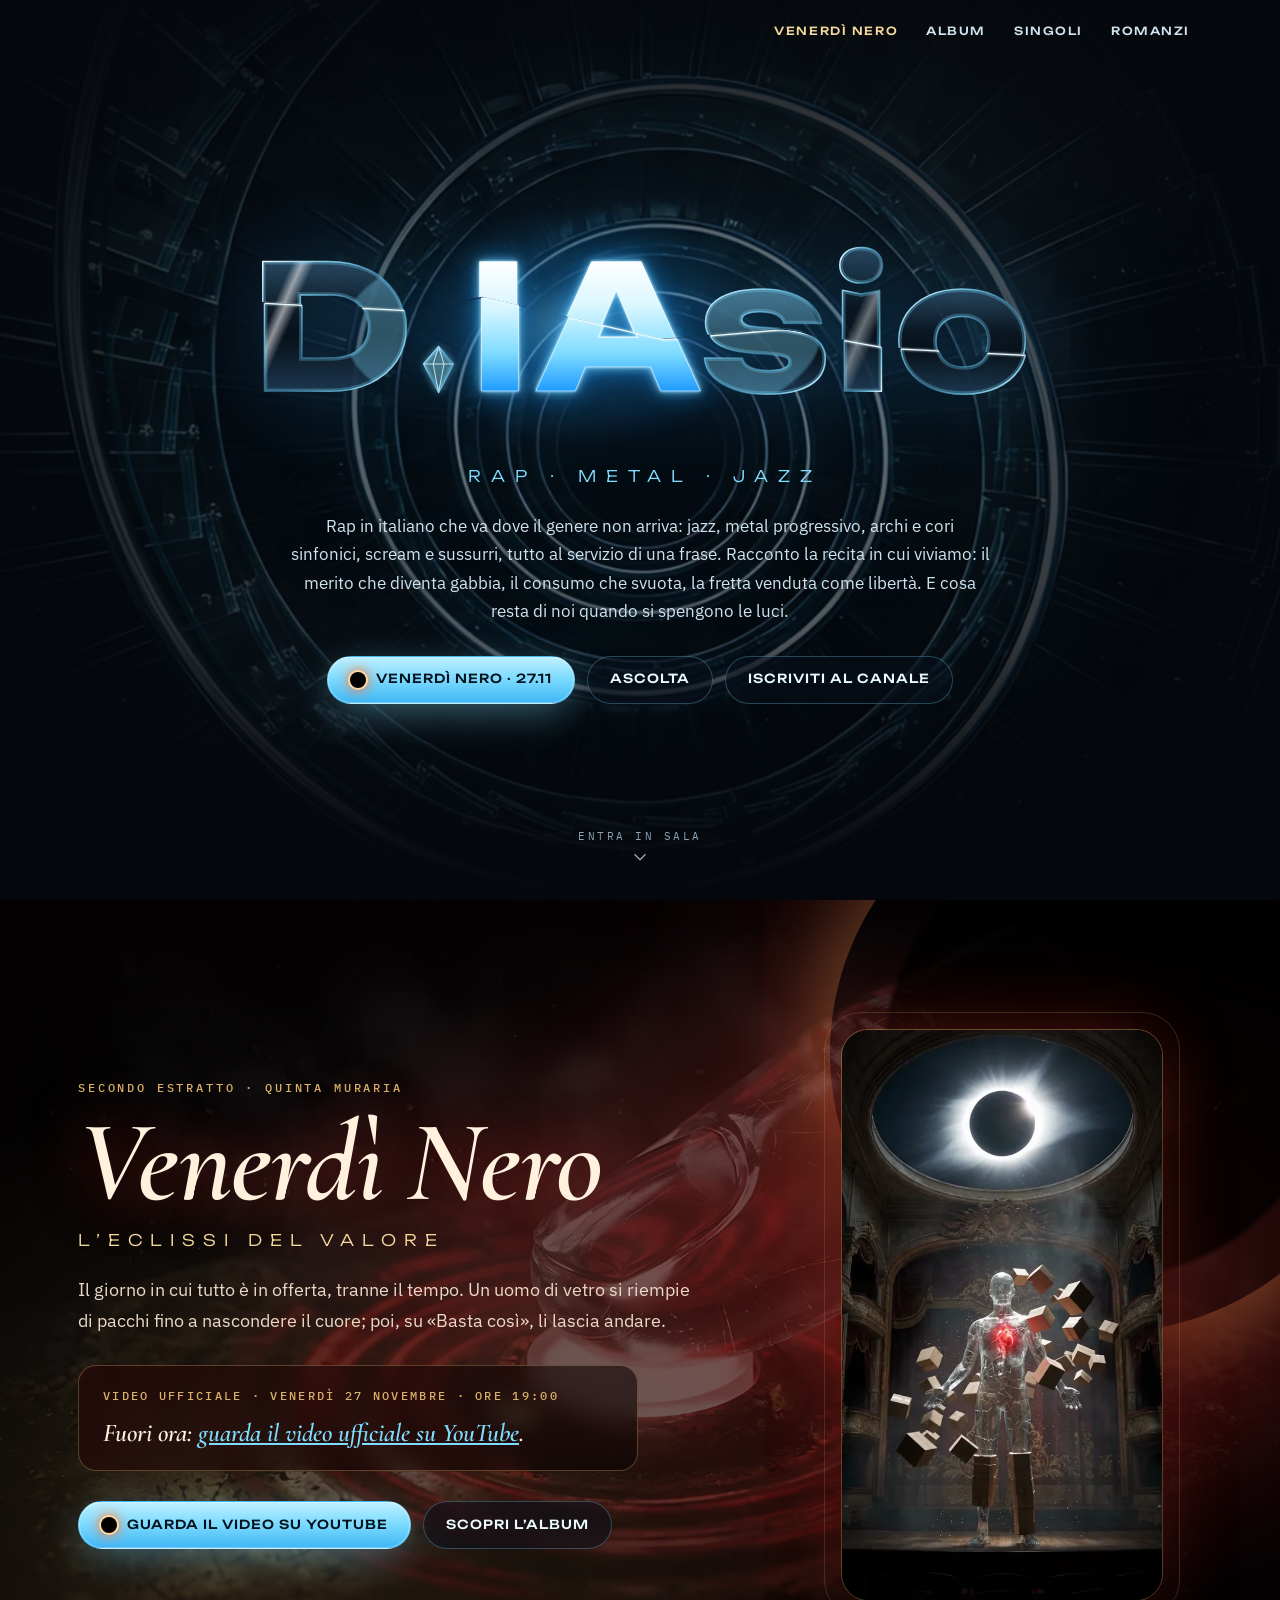
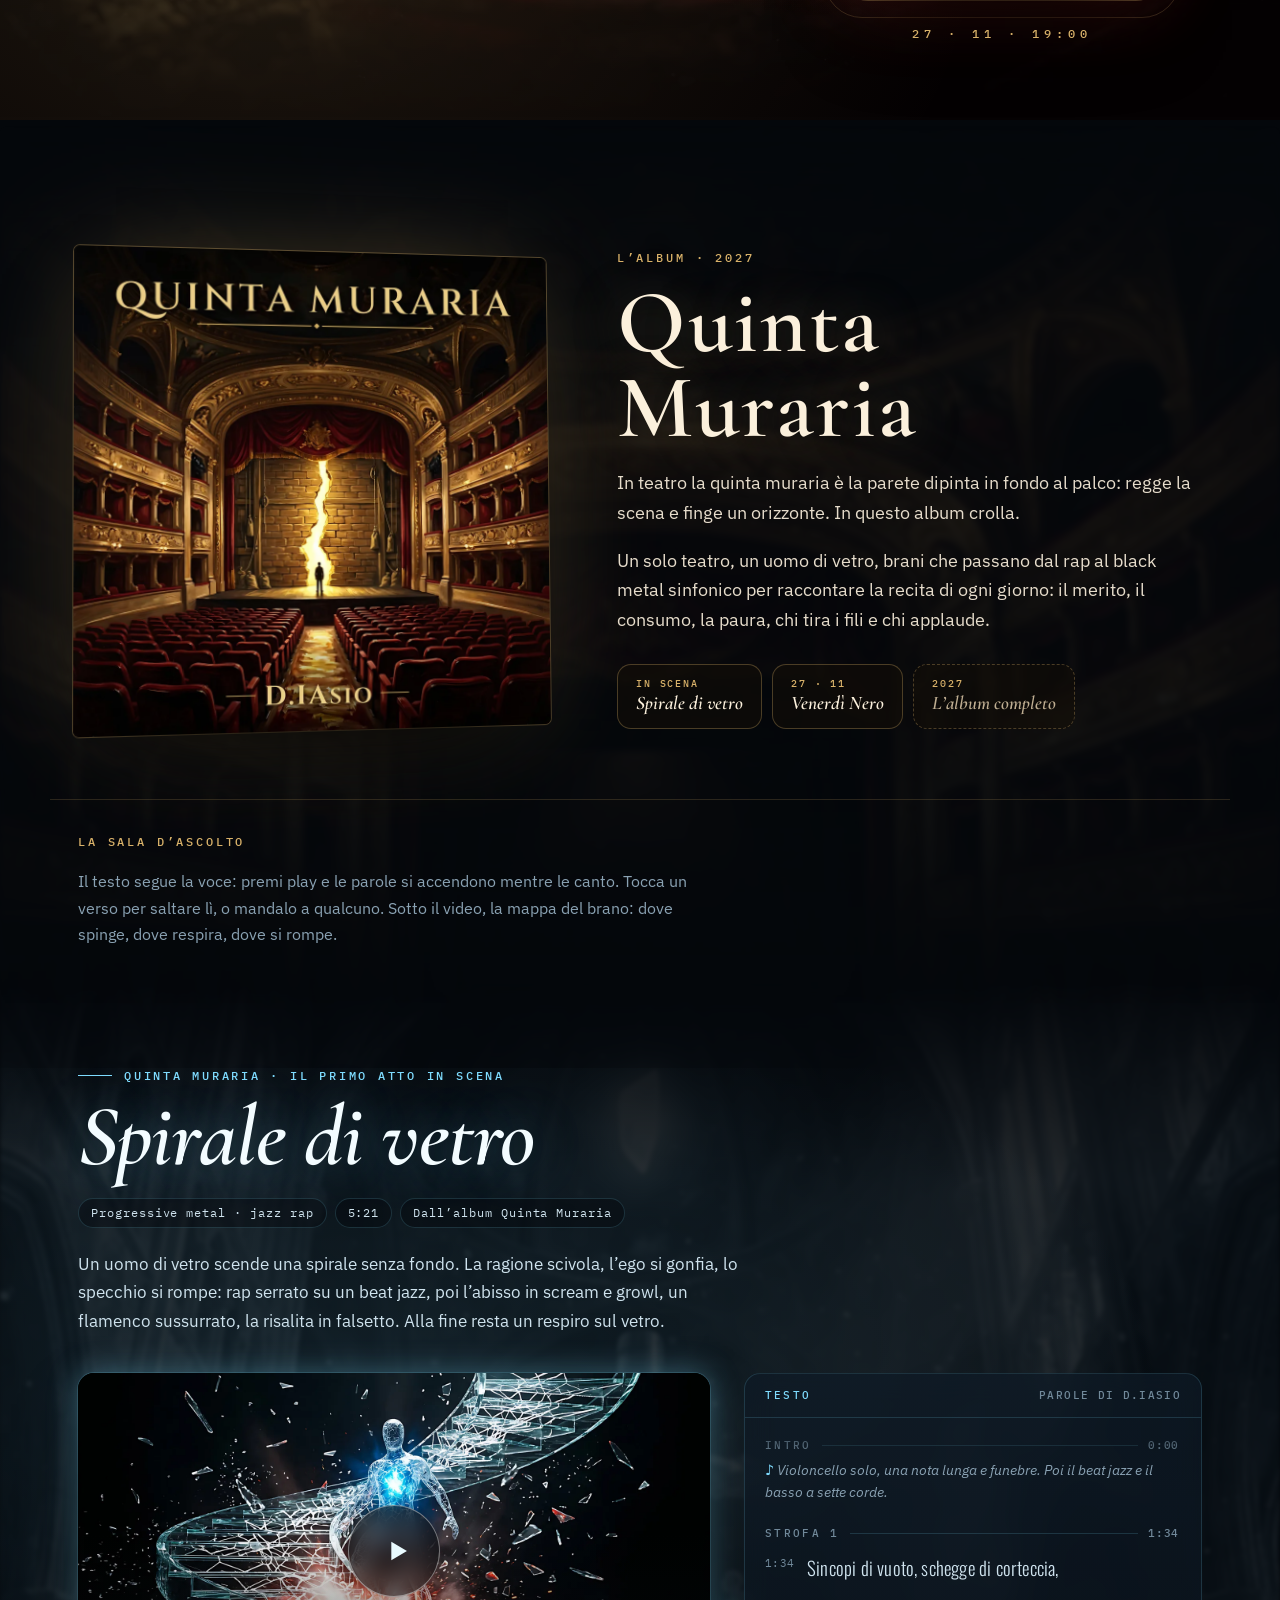
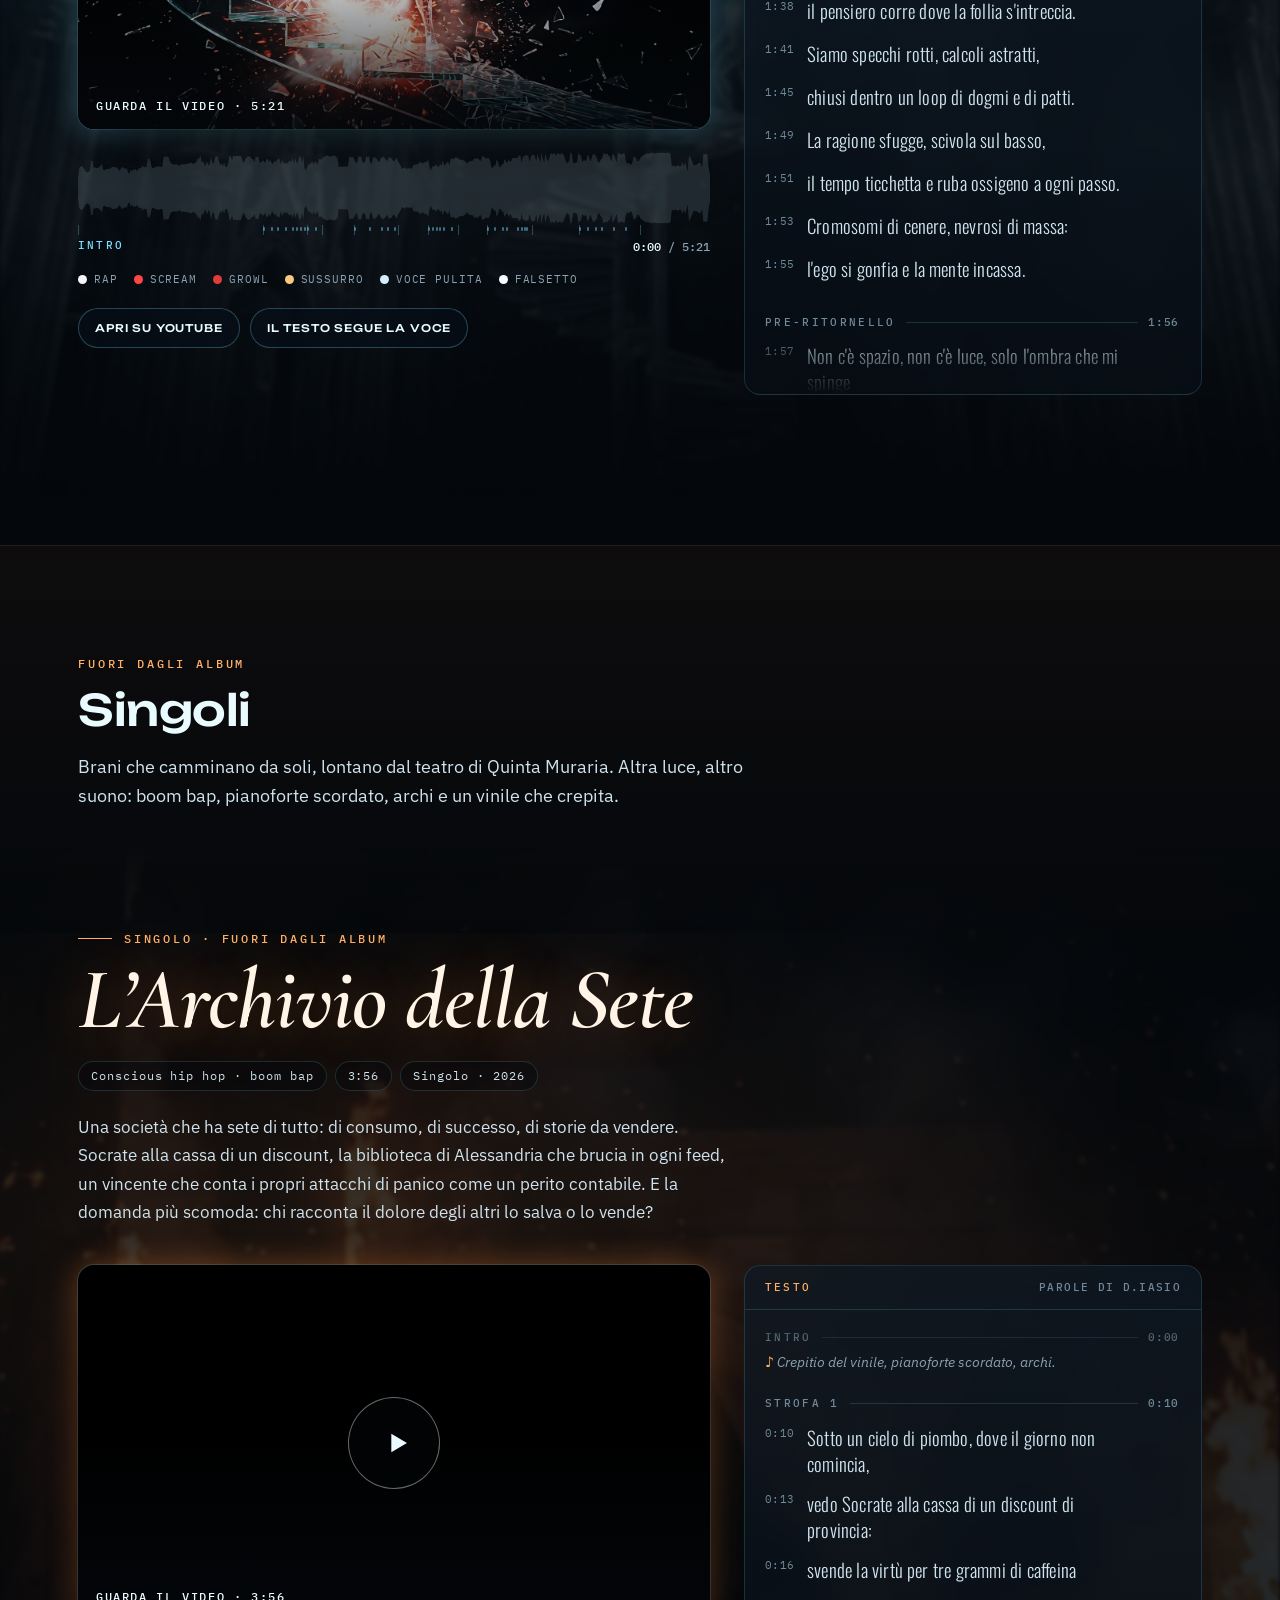
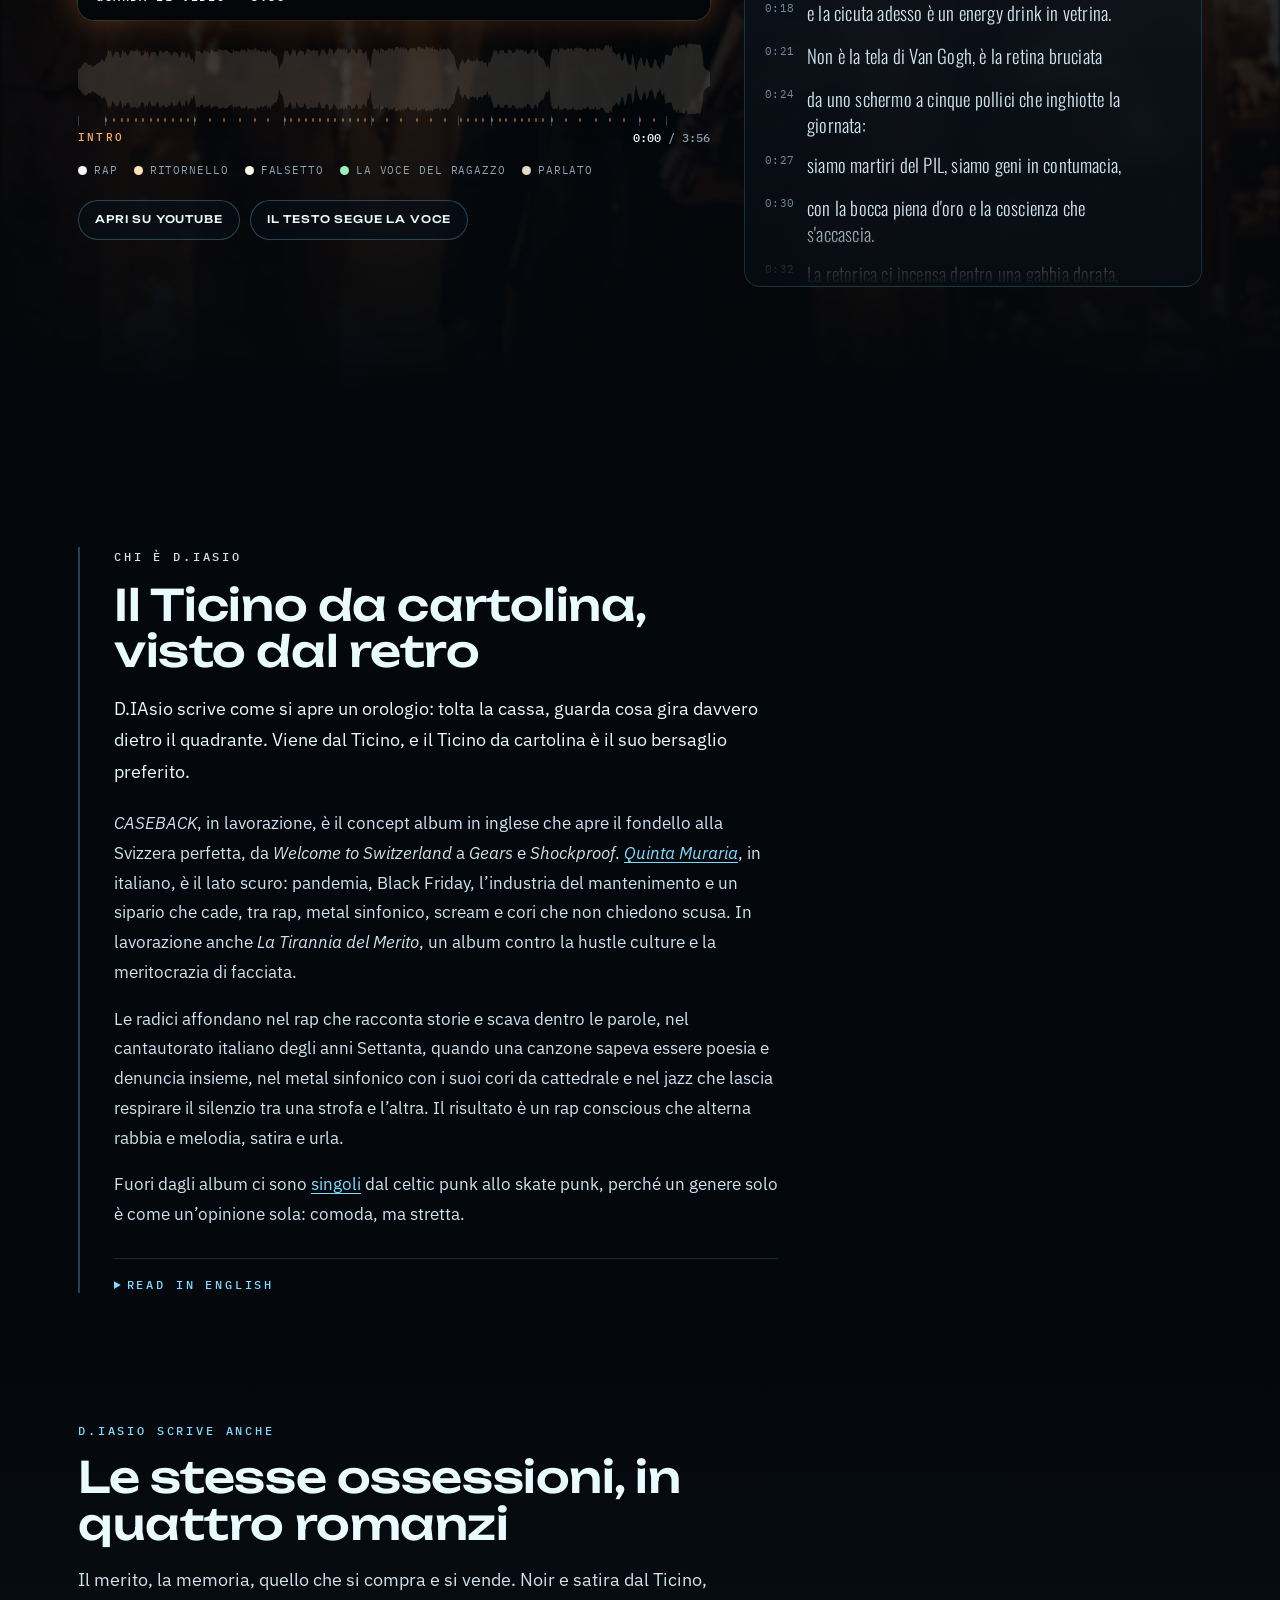
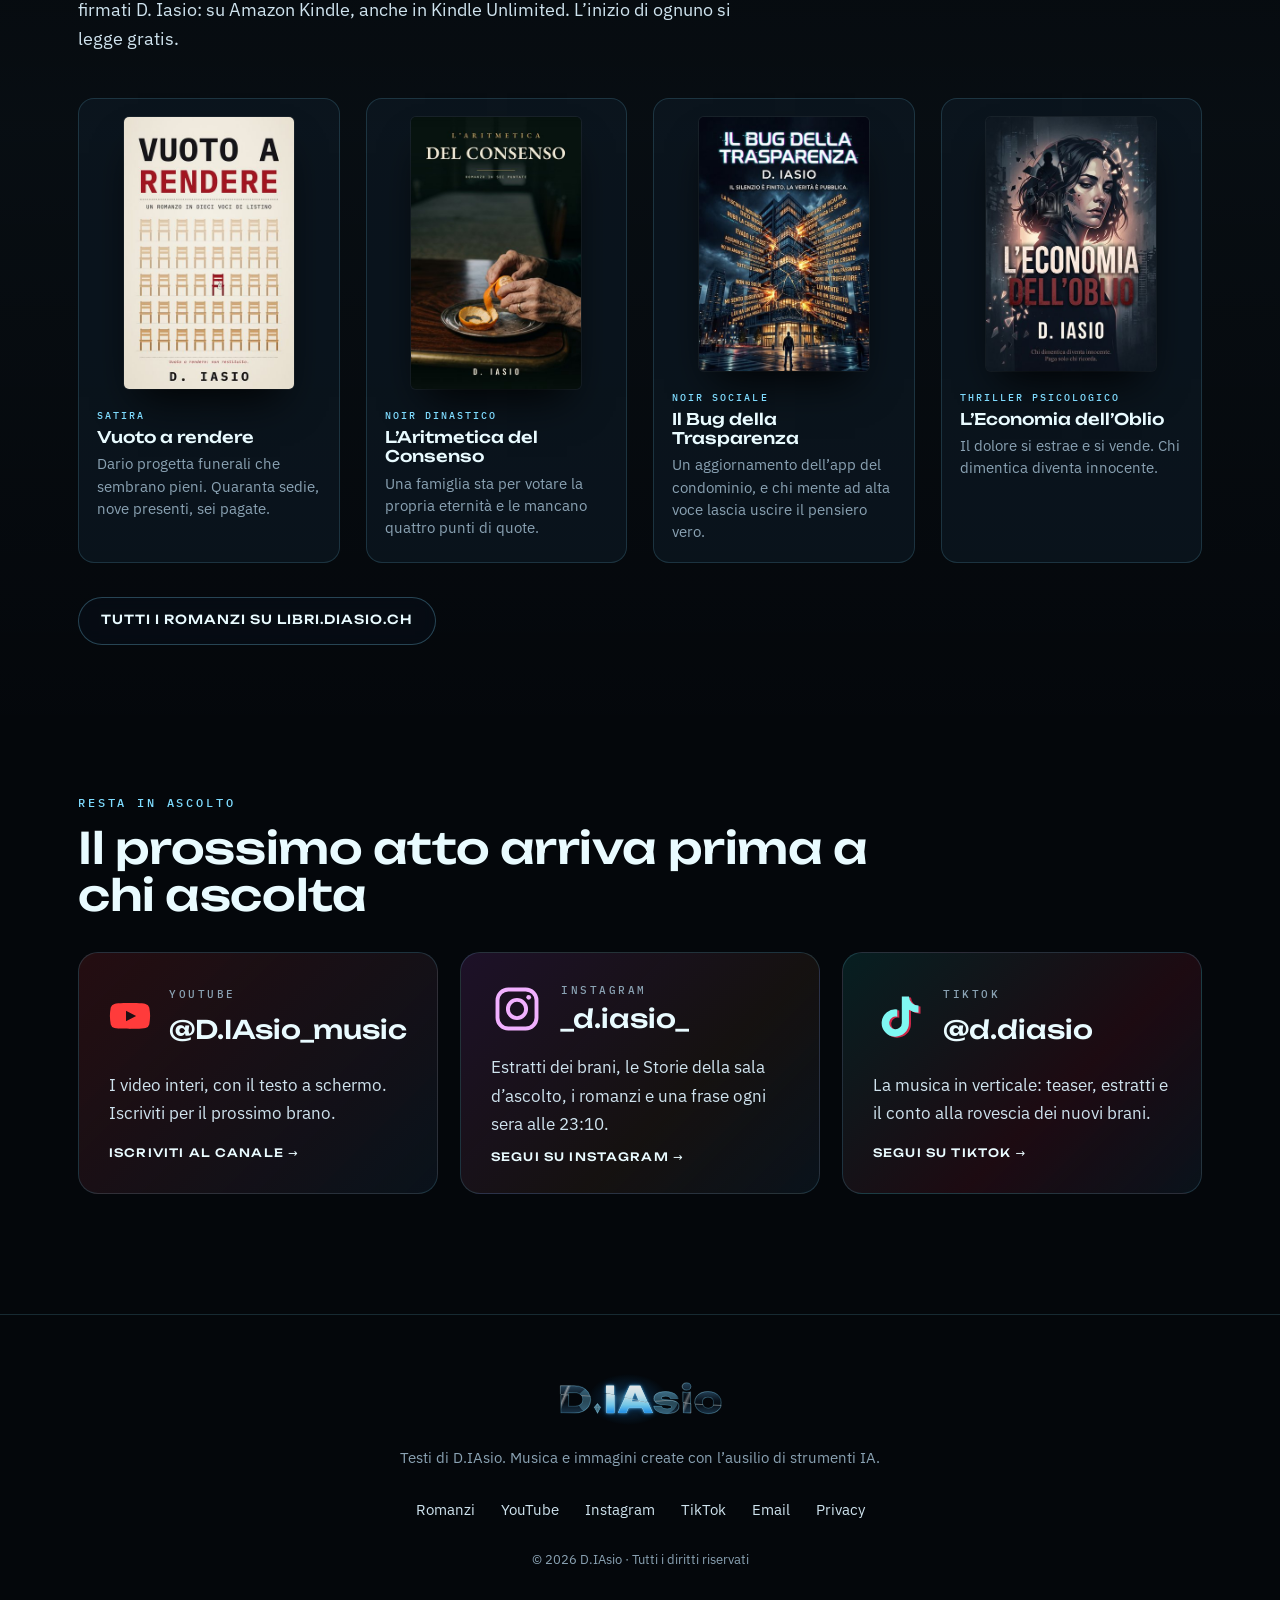
<file: index.html>
<!DOCTYPE html>
<html lang="it">
<head>
<meta charset="utf-8">
<meta name="viewport" content="width=device-width, initial-scale=1, viewport-fit=cover">
<title>D.IAsio · Quinta Muraria · Venerdì Nero il 27.11</title>
<meta name="description" content="D.IAsio: rap in italiano tra metal sinfonico, influenze jazz e teatro. Venerdì Nero, secondo estratto dell’album Quinta Muraria, il 27 novembre alle 19:00. Ascolta Spirale di vetro e L’Archivio della Sete con il testo che segue la voce.">
<link rel="canonical" href="https://musica.diasio.ch/">
<meta http-equiv="Content-Security-Policy" content="default-src 'self'; img-src 'self' data: https://i.ytimg.com https://diasio.goatcounter.com; style-src 'self' 'unsafe-inline'; script-src 'self' https://www.youtube.com https://s.ytimg.com https://gc.zgo.at; frame-src https://www.youtube-nocookie.com https://www.youtube.com; font-src 'self'; connect-src 'self' https://diasio.goatcounter.com; base-uri 'self'; form-action 'self'">
<meta name="referrer" content="strict-origin-when-cross-origin">
<meta name="theme-color" content="#04070b">
<meta name="color-scheme" content="dark">
<meta property="og:type" content="music.musician">
<meta property="og:locale" content="it_CH">
<meta property="og:site_name" content="D.IAsio">
<meta property="og:title" content="D.IAsio · Venerdì Nero, 27.11 alle 19:00">
<meta property="og:description" content="Il giorno in cui tutto è in offerta, tranne il tempo. Il secondo estratto dell’album Quinta Muraria.">
<meta property="og:url" content="https://musica.diasio.ch/">
<meta property="og:image" content="https://musica.diasio.ch/img/og.jpg">
<meta property="og:image:width" content="1200">
<meta property="og:image:height" content="630">
<meta name="twitter:card" content="summary_large_image">
<link rel="icon" href="/favicon.png" type="image/png">
<link rel="apple-touch-icon" href="/img/apple-touch-icon.png">
<link rel="manifest" href="/site.webmanifest">
<link rel="preload" href="/fonts/unbounded-latin-300-normal.woff2" as="font" type="font/woff2" crossorigin>
<link rel="preload" href="/fonts/ibm-plex-sans-latin-400-normal.woff2" as="font" type="font/woff2" crossorigin>
<link rel="preload" href="/img/spirale-disco.webp" as="image" type="image/webp">
<link rel="preload" href="/fonts/cormorant-garamond-latin-600-italic.woff2" as="font" type="font/woff2" crossorigin>
<link rel="stylesheet" href="/css/site.css?v=20261115a">
<script type="application/ld+json">{"@context": "https://schema.org", "@graph": [{"@type": "MusicGroup", "@id": "https://musica.diasio.ch/#artista", "name": "D.IAsio", "url": "https://musica.diasio.ch/", "genre": ["Hip hop", "Conscious rap", "Progressive metal", "Jazz rap"], "foundingLocation": {"@type": "Place", "name": "Ticino, Svizzera"}, "image": "https://musica.diasio.ch/img/og.jpg", "sameAs": ["https://www.youtube.com/@D.IAsio_music", "https://www.instagram.com/_d.iasio_/", "https://libri.diasio.ch/"]}, {"@type": "MusicAlbum", "name": "Quinta Muraria", "byArtist": {"@id": "https://musica.diasio.ch/#artista"}, "url": "https://musica.diasio.ch/#quinta-muraria", "image": "https://musica.diasio.ch/img/cover-quinta-muraria.webp", "inLanguage": "it", "track": [{"@type": "MusicRecording", "name": "Spirale di vetro", "url": "https://musica.diasio.ch/#spirale-di-vetro"}, {"@type": "MusicRecording", "name": "Venerdì Nero", "url": "https://musica.diasio.ch/#venerdi-nero"}]}, {"@type": "MusicRecording", "name": "L'Archivio della Sete", "duration": "PT3M56S", "inLanguage": "it", "genre": "Conscious hip hop · boom bap", "url": "https://musica.diasio.ch/#larchivio-della-sete", "byArtist": {"@id": "https://musica.diasio.ch/#artista"}, "sameAs": "https://www.youtube.com/watch?v=AfqDMkfEWsQ"}, {"@type": "MusicRecording", "name": "Spirale di vetro", "duration": "PT5M21S", "inLanguage": "it", "genre": "Progressive metal · jazz rap", "url": "https://musica.diasio.ch/#spirale-di-vetro", "byArtist": {"@id": "https://musica.diasio.ch/#artista"}, "sameAs": "https://www.youtube.com/watch?v=GMXOeERJDZ0"}]}</script>
</head>
<body>
<a class="skip" href="#contenuto">Vai al contenuto</a>
<header class="top">
<div class="wrap">
<a class="top-logo" href="/" aria-label="D.IAsio, pagina iniziale"><img src="/img/diasio-logo.svg" width="4000" height="1198" alt=""></a>
<nav class="top-nav" aria-label="Principale">
<a href="#venerdi-nero" class="nav-vn">Venerdì Nero</a>
<a href="#quinta-muraria">Album</a>
<a href="#singoli">Singoli</a>
<a href="#romanzi" class="nav-opz">Romanzi</a>
</nav>
</div>
</header>

<main id="contenuto">
<section class="hero" aria-labelledby="t-hero">
<div class="disco" aria-hidden="true"><img src="/img/spirale-disco.webp" width="1400" height="1400" alt="" fetchpriority="high"></div>
<div class="hero-vel" aria-hidden="true"></div>
<div class="wrap hero-in">
<h1 id="t-hero" class="hero-logo"><img src="/img/diasio-logo.svg" width="4000" height="1198" alt="D.IAsio"></h1>
<p class="hero-tag">Rap · metal · jazz</p>
<p class="hero-lead">Rap in italiano che va dove il genere non arriva: jazz, metal progressivo, archi e cori sinfonici, scream e sussurri, tutto al servizio di una frase. Racconto la recita in cui viviamo: il merito che diventa gabbia, il consumo che svuota, la fretta venduta come libertà. E cosa resta di noi quando si spengono le luci.</p>
<div class="btn-row">
<a class="btn primario btn-vn" href="#venerdi-nero"><span class="btn-eclissi" aria-hidden="true"></span>Venerdì Nero · 27.11</a>
<a class="btn" href="#quinta-muraria">Ascolta</a>
<a class="btn" href="https://www.youtube.com/@D.IAsio_music?sub_confirmation=1" rel="noopener">Iscriviti al canale</a>
</div>
</div>
<a class="giu" href="#venerdi-nero"><span>Entra in sala</span><svg viewBox="0 0 24 24" aria-hidden="true"><path d="M6 9l6 6 6-6"/></svg></a>
</section>

<section id="venerdi-nero" class="promo" aria-labelledby="t-vn">
<div class="promo-fondo" aria-hidden="true"></div>
<div class="promo-eclissi" aria-hidden="true"></div>
<div class="wrap promo-in">
<div class="promo-testo rv">
<p class="kicker">Secondo estratto · Quinta Muraria</p>
<h2 id="t-vn" class="promo-titolo">Venerdì Nero</h2>
<p class="promo-sotto">L’eclissi del valore</p>
<p class="promo-lead">Il giorno in cui tutto è in offerta, tranne il tempo. Un uomo di vetro si riempie di pacchi fino a nascondere il cuore; poi, su «Basta così», li lascia andare.</p>
<div class="conto" data-uscita="2026-11-27T19:00:00+01:00" aria-live="off">
<p class="conto-quando">Video ufficiale · venerdì 27 novembre · ore 19:00</p>
<ol class="conto-cifre" aria-hidden="true"><li><b data-u="g">--</b><span>giorni</span></li><li><b data-u="o">--</b><span>ore</span></li><li><b data-u="m">--</b><span>minuti</span></li><li><b data-u="s">--</b><span>secondi</span></li></ol>
<p class="conto-fuori">Fuori ora: <a href="https://www.youtube.com/watch?v=93KyT6T50sA" rel="noopener">guarda il video ufficiale su YouTube</a>.</p>
</div>
<div class="btn-row">
<a class="btn primario btn-vn" href="https://www.youtube.com/watch?v=93KyT6T50sA" rel="noopener"><span class="btn-eclissi" aria-hidden="true"></span><span class="vn-cta">Attiva il promemoria della Premiere</span></a>
<a class="btn" href="#quinta-muraria">Scopri l’album</a>
</div>
</div>
<figure class="promo-vetrina rv">
<div class="vetrina-anello" aria-hidden="true"></div>
<video class="vetrina-video" src="/img/venerdi-nero-loop.mp4" poster="/img/venerdi-nero-loop.webp" width="540" height="960" muted loop playsinline preload="metadata" aria-label="Anteprima di otto secondi dal video di Venerdì Nero"></video>
<figcaption>27 · 11 · 19:00</figcaption>
</figure>
</div>
</section>

<section id="quinta-muraria" class="sala album" aria-labelledby="t-qm">
<div class="album-fondo" aria-hidden="true"></div>
<div class="wrap album-head">
<div class="album-cover rv"><img src="/img/cover-quinta-muraria.webp" width="1000" height="1000" alt="Copertina di Quinta Muraria: un teatro all’italiana con il muro di quinta spaccato da una crepa di luce" loading="lazy"></div>
<div class="album-testo rv">
<p class="kicker">L’album · 2027</p>
<h2 id="t-qm" class="album-titolo">Quinta Muraria</h2>
<p class="lead">In teatro la quinta muraria è la parete dipinta in fondo al palco: regge la scena e finge un orizzonte. In questo album crolla.</p>
<p class="lead">Un solo teatro, un uomo di vetro, brani che passano dal rap al black metal sinfonico per raccontare la recita di ogni giorno: il merito, il consumo, la paura, chi tira i fili e chi applaude.</p>
<ul class="atti">
<li><a href="#spirale-di-vetro"><span class="atto-s">In scena</span>Spirale di vetro</a></li>
<li><a href="#venerdi-nero"><span class="atto-s">27 · 11</span>Venerdì Nero</a></li>
<li class="atto-poi"><span class="atto-s">2027</span>L’album completo</li>
</ul>
</div>
</div>
<div class="wrap sala-intro rv">
<p class="kicker">La sala d’ascolto</p>
<p class="lead piccolo">Il testo segue la voce: premi play e le parole si accendono mentre le canto. Tocca un verso per saltare lì, o mandalo a qualcuno. Sotto il video, la mappa del brano: dove spinge, dove respira, dove si rompe.</p>
</div>

<article class="brano t-spirale" id="spirale-di-vetro" data-brano="spirale" aria-labelledby="t-spirale">
<div class="brano-fondo" aria-hidden="true" style="background-image:url('img/fondo-spirale.webp')"></div>
<canvas class="brano-fx" aria-hidden="true"></canvas>
<div class="wrap">
<header class="brano-head rv">
<p class="lato">Quinta Muraria · il primo atto in scena</p>
<h3 id="t-spirale" class="titolo">Spirale di vetro</h3>
<ul class="meta"><li>Progressive metal · jazz rap</li><li>5:21</li><li>Dall’album Quinta Muraria</li></ul>
<p class="concept">Un uomo di vetro scende una spirale senza fondo. La ragione scivola, l’ego si gonfia, lo specchio si rompe: rap serrato su un beat jazz, poi l’abisso in scream e growl, un flamenco sussurrato, la risalita in falsetto. Alla fine resta un respiro sul vetro.</p>
</header>
<div class="brano-grid">
<div class="stage rv">
<div class="player" data-yt="GMXOeERJDZ0">
<a class="facade" href="https://www.youtube.com/watch?v=GMXOeERJDZ0" rel="noopener" aria-label="Guarda il video di Spirale di vetro">
<img src="img/poster-spirale.webp" width="1600" height="900" alt="" loading="lazy" decoding="async">
<span class="play" aria-hidden="true"><svg viewBox="0 0 24 24"><path d="M8 5.5v13l11-6.5z"/></svg></span>
<span class="facade-lbl"><span class="facade-da">Guarda il video</span> · 5:21</span>
</a>
</div>
<div class="mappa" role="slider" tabindex="0" aria-label="Posizione nel brano Spirale di vetro" aria-valuemin="0" aria-valuemax="321" aria-valuenow="0" aria-valuetext="0:00 di 5:21">
<svg viewBox="0 0 1000 100" preserveAspectRatio="none" aria-hidden="true"><path class="onda" d="M0.0,35.8 2.1,23.0 4.2,21.0 6.2,19.9 8.3,22.8 10.4,25.0 12.5,28.5 14.6,29.2 16.7,27.9 18.8,26.0 20.8,13.3 22.9,13.4 25.0,23.4 27.1,22.1 29.2,23.1 31.2,23.1 33.3,21.9 35.4,20.7 37.5,16.9 39.6,24.9 41.7,26.5 43.8,24.9 45.8,24.4 47.9,24.0 50.0,24.4 52.1,22.9 54.2,21.5 56.2,22.0 58.3,22.1 60.4,21.9 62.5,23.1 64.6,26.8 66.7,25.7 68.8,22.6 70.8,21.7 72.9,23.6 75.0,23.8 77.1,23.5 79.2,27.9 81.2,31.1 83.3,25.3 85.4,27.2 87.5,24.7 89.6,25.1 91.7,24.5 93.8,27.3 95.8,23.8 97.9,23.1 100.0,23.6 102.1,19.7 104.2,21.8 106.2,21.3 108.3,22.2 110.4,10.7 112.5,9.9 114.6,14.3 116.7,21.8 118.8,23.7 120.8,22.6 122.9,21.6 125.0,20.6 127.1,21.4 129.2,20.6 131.2,21.7 133.3,21.5 135.4,8.7 137.5,6.8 139.6,8.3 141.7,7.2 143.8,9.1 145.8,14.8 147.9,17.3 150.0,18.0 152.1,18.5 154.2,18.0 156.2,18.2 158.3,18.9 160.4,20.0 162.5,19.4 164.6,17.3 166.7,18.2 168.8,17.8 170.8,17.6 172.9,17.1 175.0,16.9 177.1,16.5 179.2,15.7 181.2,17.1 183.3,17.3 185.4,16.4 187.5,13.8 189.6,10.0 191.7,10.4 193.8,6.2 195.8,15.4 197.9,13.4 200.0,19.0 202.1,19.8 204.2,14.3 206.2,19.5 208.3,18.5 210.4,7.5 212.5,15.2 214.6,17.5 216.7,8.6 218.8,7.8 220.8,6.8 222.9,13.4 225.0,18.7 227.1,16.9 229.2,20.6 231.2,15.5 233.3,21.5 235.4,21.7 237.5,17.3 239.6,6.2 241.7,7.8 243.8,12.4 245.8,6.4 247.9,7.5 250.0,6.9 252.1,6.7 254.2,6.6 256.2,6.1 258.3,7.5 260.4,13.6 262.5,16.7 264.6,11.1 266.7,8.7 268.8,6.6 270.8,7.5 272.9,7.9 275.0,11.2 277.1,10.9 279.2,15.1 281.2,7.7 283.3,8.5 285.4,7.9 287.5,15.6 289.6,15.8 291.7,13.1 293.8,13.1 295.8,16.7 297.9,12.2 300.0,10.0 302.1,14.5 304.2,12.3 306.2,16.1 308.3,17.7 310.4,13.5 312.5,14.9 314.6,12.3 316.7,10.6 318.8,10.6 320.8,18.2 322.9,12.0 325.0,16.0 327.1,17.6 329.2,15.4 331.2,17.7 333.3,14.1 335.4,13.0 337.5,14.6 339.6,9.2 341.7,16.4 343.8,9.3 345.8,15.9 347.9,16.0 350.0,7.3 352.1,8.0 354.2,16.1 356.2,6.7 358.3,22.6 360.4,25.7 362.5,21.9 364.6,18.0 366.7,18.6 368.8,15.8 370.8,13.7 372.9,18.6 375.0,13.4 377.1,15.8 379.2,18.2 381.2,11.2 383.3,10.9 385.4,11.7 387.5,8.3 389.6,8.2 391.7,6.9 393.8,5.7 395.8,7.0 397.9,7.1 400.0,7.1 402.1,7.2 404.2,6.5 406.2,5.9 408.3,8.3 410.4,8.9 412.5,21.5 414.6,21.3 416.7,21.0 418.8,21.3 420.8,21.0 422.9,21.1 425.0,21.1 427.1,21.0 429.2,7.6 431.2,9.1 433.3,7.6 435.4,9.0 437.5,11.6 439.6,16.4 441.7,14.8 443.8,6.4 445.8,8.2 447.9,7.2 450.0,14.9 452.1,16.2 454.2,14.6 456.2,6.6 458.3,8.9 460.4,6.9 462.5,16.4 464.6,16.9 466.7,9.3 468.8,7.7 470.8,9.5 472.9,10.6 475.0,14.6 477.1,14.5 479.2,8.9 481.2,9.5 483.3,7.1 485.4,9.7 487.5,11.7 489.6,13.8 491.7,8.0 493.8,9.9 495.8,9.0 497.9,12.6 500.0,14.3 502.1,11.7 504.2,8.6 506.2,14.0 508.3,16.9 510.4,19.7 512.5,24.2 514.6,22.9 516.7,22.0 518.8,23.9 520.8,23.7 522.9,23.7 525.0,22.8 527.1,24.7 529.2,21.8 531.2,18.7 533.3,18.2 535.4,18.2 537.5,17.3 539.6,17.1 541.7,14.3 543.8,16.6 545.8,16.8 547.9,15.3 550.0,15.0 552.1,14.4 554.2,10.9 556.2,21.4 558.3,26.2 560.4,21.0 562.5,21.0 564.6,19.9 566.7,17.8 568.8,21.3 570.8,21.4 572.9,17.8 575.0,19.7 577.1,13.3 579.2,19.3 581.2,18.6 583.3,16.1 585.4,13.8 587.5,19.7 589.6,10.7 591.7,9.7 593.8,11.4 595.8,8.7 597.9,9.0 600.0,9.2 602.1,10.9 604.2,11.7 606.2,11.7 608.3,12.0 610.4,12.8 612.5,13.6 614.6,16.8 616.7,15.8 618.8,14.0 620.8,14.0 622.9,13.3 625.0,13.1 627.1,9.5 629.2,10.9 631.2,9.8 633.3,10.4 635.4,12.4 637.5,13.2 639.6,6.6 641.7,7.9 643.8,8.8 645.8,10.1 647.9,9.5 650.0,9.4 652.1,13.2 654.2,22.4 656.2,23.0 658.3,19.3 660.4,20.3 662.5,11.6 664.6,14.8 666.7,21.6 668.8,21.5 670.8,18.2 672.9,17.5 675.0,10.6 677.1,14.2 679.2,16.3 681.2,11.2 683.3,14.4 685.4,13.6 687.5,9.5 689.6,9.5 691.7,9.0 693.8,9.9 695.8,8.9 697.9,5.7 700.0,6.5 702.1,16.0 704.2,6.7 706.2,7.7 708.3,5.2 710.4,6.0 712.5,6.9 714.6,14.8 716.7,7.5 718.8,5.0 720.8,5.1 722.9,6.4 725.0,13.6 727.1,3.7 729.2,9.4 731.2,15.6 733.3,2.6 735.4,10.6 737.5,15.2 739.6,3.5 741.7,10.3 743.8,14.1 745.8,8.3 747.9,2.0 750.0,4.6 752.1,3.4 754.2,2.7 756.2,6.4 758.3,3.3 760.4,3.0 762.5,5.5 764.6,2.6 766.7,3.6 768.8,5.9 770.8,10.9 772.9,16.5 775.0,14.9 777.1,13.7 779.2,2.7 781.2,2.5 783.3,15.8 785.4,16.4 787.5,16.0 789.6,15.1 791.7,2.8 793.8,5.5 795.8,6.0 797.9,14.7 800.0,12.5 802.1,12.7 804.2,13.1 806.2,5.3 808.3,6.7 810.4,14.1 812.5,10.0 814.6,4.8 816.7,4.2 818.8,6.4 820.8,8.8 822.9,15.8 825.0,15.6 827.1,11.8 829.2,10.6 831.2,2.8 833.3,3.5 835.4,4.3 837.5,3.4 839.6,6.4 841.7,6.6 843.8,14.5 845.8,3.2 847.9,5.3 850.0,9.6 852.1,15.2 854.2,3.4 856.2,2.9 858.3,4.4 860.4,4.6 862.5,3.7 864.6,2.6 866.7,12.8 868.8,17.5 870.8,15.6 872.9,17.4 875.0,18.9 877.1,14.9 879.2,7.4 881.2,8.1 883.3,10.3 885.4,14.1 887.5,13.3 889.6,9.8 891.7,7.6 893.8,6.7 895.8,4.8 897.9,4.3 900.0,3.5 902.1,3.9 904.2,3.3 906.2,2.7 908.3,2.3 910.4,2.6 912.5,3.5 914.6,2.8 916.7,2.3 918.8,3.2 920.8,2.2 922.9,2.1 925.0,2.9 927.1,2.3 929.2,2.7 931.2,2.6 933.3,2.0 935.4,3.2 937.5,3.5 939.6,20.9 941.7,19.6 943.8,20.3 945.8,21.1 947.9,20.0 950.0,19.2 952.1,21.0 954.2,20.7 956.2,15.3 958.3,21.2 960.4,15.7 962.5,20.2 964.6,27.2 966.7,5.7 968.8,8.4 970.8,12.1 972.9,16.7 975.0,20.4 977.1,18.2 979.2,18.6 981.2,16.9 983.3,15.7 985.4,16.9 987.5,22.0 989.6,3.6 991.7,4.6 993.8,4.5 995.8,4.7 997.9,23.9 1000.0,31.4 L1000.0,68.6 997.9,76.1 995.8,95.3 993.8,95.5 991.7,95.4 989.6,96.4 987.5,78.0 985.4,83.1 983.3,84.3 981.2,83.1 979.2,81.4 977.1,81.8 975.0,79.6 972.9,83.3 970.8,87.9 968.8,91.6 966.7,94.3 964.6,72.8 962.5,79.8 960.4,84.3 958.3,78.8 956.2,84.7 954.2,79.3 952.1,79.0 950.0,80.8 947.9,80.0 945.8,78.9 943.8,79.7 941.7,80.4 939.6,79.1 937.5,96.5 935.4,96.8 933.3,98.0 931.2,97.4 929.2,97.3 927.1,97.7 925.0,97.1 922.9,97.9 920.8,97.8 918.8,96.8 916.7,97.7 914.6,97.2 912.5,96.5 910.4,97.4 908.3,97.7 906.2,97.3 904.2,96.7 902.1,96.1 900.0,96.5 897.9,95.7 895.8,95.2 893.8,93.3 891.7,92.4 889.6,90.2 887.5,86.7 885.4,85.9 883.3,89.7 881.2,91.9 879.2,92.6 877.1,85.1 875.0,81.1 872.9,82.6 870.8,84.4 868.8,82.5 866.7,87.2 864.6,97.4 862.5,96.3 860.4,95.4 858.3,95.6 856.2,97.1 854.2,96.6 852.1,84.8 850.0,90.4 847.9,94.7 845.8,96.8 843.8,85.5 841.7,93.4 839.6,93.6 837.5,96.6 835.4,95.7 833.3,96.5 831.2,97.2 829.2,89.4 827.1,88.2 825.0,84.4 822.9,84.2 820.8,91.2 818.8,93.6 816.7,95.8 814.6,95.2 812.5,90.0 810.4,85.9 808.3,93.3 806.2,94.7 804.2,86.9 802.1,87.3 800.0,87.5 797.9,85.3 795.8,94.0 793.8,94.5 791.7,97.2 789.6,84.9 787.5,84.0 785.4,83.6 783.3,84.2 781.2,97.5 779.2,97.3 777.1,86.3 775.0,85.1 772.9,83.5 770.8,89.1 768.8,94.1 766.7,96.4 764.6,97.4 762.5,94.5 760.4,97.0 758.3,96.7 756.2,93.6 754.2,97.3 752.1,96.6 750.0,95.4 747.9,98.0 745.8,91.7 743.8,85.9 741.7,89.7 739.6,96.5 737.5,84.8 735.4,89.4 733.3,97.4 731.2,84.4 729.2,90.6 727.1,96.3 725.0,86.4 722.9,93.6 720.8,94.9 718.8,95.0 716.7,92.5 714.6,85.2 712.5,93.1 710.4,94.0 708.3,94.8 706.2,92.3 704.2,93.3 702.1,84.0 700.0,93.5 697.9,94.3 695.8,91.1 693.8,90.1 691.7,91.0 689.6,90.5 687.5,90.5 685.4,86.4 683.3,85.6 681.2,88.8 679.2,83.7 677.1,85.8 675.0,89.4 672.9,82.5 670.8,81.8 668.8,78.5 666.7,78.4 664.6,85.2 662.5,88.4 660.4,79.7 658.3,80.7 656.2,77.0 654.2,77.6 652.1,86.8 650.0,90.6 647.9,90.5 645.8,89.9 643.8,91.2 641.7,92.1 639.6,93.4 637.5,86.8 635.4,87.6 633.3,89.6 631.2,90.2 629.2,89.1 627.1,90.5 625.0,86.9 622.9,86.7 620.8,86.0 618.8,86.0 616.7,84.2 614.6,83.2 612.5,86.4 610.4,87.2 608.3,88.0 606.2,88.3 604.2,88.3 602.1,89.1 600.0,90.8 597.9,91.0 595.8,91.3 593.8,88.6 591.7,90.3 589.6,89.3 587.5,80.3 585.4,86.2 583.3,83.9 581.2,81.4 579.2,80.7 577.1,86.7 575.0,80.3 572.9,82.2 570.8,78.6 568.8,78.7 566.7,82.2 564.6,80.1 562.5,79.0 560.4,79.0 558.3,73.8 556.2,78.6 554.2,89.1 552.1,85.6 550.0,85.0 547.9,84.7 545.8,83.2 543.8,83.4 541.7,85.7 539.6,82.9 537.5,82.7 535.4,81.8 533.3,81.8 531.2,81.3 529.2,78.2 527.1,75.3 525.0,77.2 522.9,76.3 520.8,76.3 518.8,76.1 516.7,78.0 514.6,77.1 512.5,75.8 510.4,80.3 508.3,83.1 506.2,86.0 504.2,91.4 502.1,88.3 500.0,85.7 497.9,87.4 495.8,91.0 493.8,90.1 491.7,92.0 489.6,86.2 487.5,88.3 485.4,90.3 483.3,92.9 481.2,90.5 479.2,91.1 477.1,85.5 475.0,85.4 472.9,89.4 470.8,90.5 468.8,92.3 466.7,90.7 464.6,83.1 462.5,83.6 460.4,93.1 458.3,91.1 456.2,93.4 454.2,85.4 452.1,83.8 450.0,85.1 447.9,92.8 445.8,91.8 443.8,93.6 441.7,85.2 439.6,83.6 437.5,88.4 435.4,91.0 433.3,92.4 431.2,90.9 429.2,92.4 427.1,79.0 425.0,78.9 422.9,78.9 420.8,79.0 418.8,78.7 416.7,79.0 414.6,78.7 412.5,78.5 410.4,91.1 408.3,91.7 406.2,94.1 404.2,93.5 402.1,92.8 400.0,92.9 397.9,92.9 395.8,93.0 393.8,94.3 391.7,93.1 389.6,91.8 387.5,91.7 385.4,88.3 383.3,89.1 381.2,88.8 379.2,81.8 377.1,84.2 375.0,86.6 372.9,81.4 370.8,86.3 368.8,84.2 366.7,81.4 364.6,82.0 362.5,78.1 360.4,74.3 358.3,77.4 356.2,93.3 354.2,83.9 352.1,92.0 350.0,92.7 347.9,84.0 345.8,84.1 343.8,90.7 341.7,83.6 339.6,90.8 337.5,85.4 335.4,87.0 333.3,85.9 331.2,82.3 329.2,84.6 327.1,82.4 325.0,84.0 322.9,88.0 320.8,81.8 318.8,89.4 316.7,89.4 314.6,87.7 312.5,85.1 310.4,86.5 308.3,82.3 306.2,83.9 304.2,87.7 302.1,85.5 300.0,90.0 297.9,87.8 295.8,83.3 293.8,86.9 291.7,86.9 289.6,84.2 287.5,84.4 285.4,92.1 283.3,91.5 281.2,92.3 279.2,84.9 277.1,89.1 275.0,88.8 272.9,92.1 270.8,92.5 268.8,93.4 266.7,91.3 264.6,88.9 262.5,83.3 260.4,86.4 258.3,92.5 256.2,93.9 254.2,93.4 252.1,93.3 250.0,93.1 247.9,92.5 245.8,93.6 243.8,87.6 241.7,92.2 239.6,93.8 237.5,82.7 235.4,78.3 233.3,78.5 231.2,84.5 229.2,79.4 227.1,83.1 225.0,81.3 222.9,86.6 220.8,93.2 218.8,92.2 216.7,91.4 214.6,82.5 212.5,84.8 210.4,92.5 208.3,81.5 206.2,80.5 204.2,85.7 202.1,80.2 200.0,81.0 197.9,86.6 195.8,84.6 193.8,93.8 191.7,89.6 189.6,90.0 187.5,86.2 185.4,83.6 183.3,82.7 181.2,82.9 179.2,84.3 177.1,83.5 175.0,83.1 172.9,82.9 170.8,82.4 168.8,82.2 166.7,81.8 164.6,82.7 162.5,80.6 160.4,80.0 158.3,81.1 156.2,81.8 154.2,82.0 152.1,81.5 150.0,82.0 147.9,82.7 145.8,85.2 143.8,90.9 141.7,92.8 139.6,91.7 137.5,93.2 135.4,91.3 133.3,78.5 131.2,78.3 129.2,79.4 127.1,78.6 125.0,79.4 122.9,78.4 120.8,77.4 118.8,76.3 116.7,78.2 114.6,85.7 112.5,90.1 110.4,89.3 108.3,77.8 106.2,78.7 104.2,78.2 102.1,80.3 100.0,76.4 97.9,76.9 95.8,76.2 93.8,72.7 91.7,75.5 89.6,74.9 87.5,75.3 85.4,72.8 83.3,74.7 81.2,68.9 79.2,72.1 77.1,76.5 75.0,76.2 72.9,76.4 70.8,78.3 68.8,77.4 66.7,74.3 64.6,73.2 62.5,76.9 60.4,78.1 58.3,77.9 56.2,78.0 54.2,78.5 52.1,77.1 50.0,75.6 47.9,76.0 45.8,75.6 43.8,75.1 41.7,73.5 39.6,75.1 37.5,83.1 35.4,79.3 33.3,78.1 31.2,76.9 29.2,76.9 27.1,77.9 25.0,76.6 22.9,86.6 20.8,86.7 18.8,74.0 16.7,72.1 14.6,70.8 12.5,71.5 10.4,75.0 8.3,77.2 6.2,80.1 4.2,79.0 2.1,77.0 0.0,64.2 Z"/><path class="onda fatta" d="M0.0,35.8 2.1,23.0 4.2,21.0 6.2,19.9 8.3,22.8 10.4,25.0 12.5,28.5 14.6,29.2 16.7,27.9 18.8,26.0 20.8,13.3 22.9,13.4 25.0,23.4 27.1,22.1 29.2,23.1 31.2,23.1 33.3,21.9 35.4,20.7 37.5,16.9 39.6,24.9 41.7,26.5 43.8,24.9 45.8,24.4 47.9,24.0 50.0,24.4 52.1,22.9 54.2,21.5 56.2,22.0 58.3,22.1 60.4,21.9 62.5,23.1 64.6,26.8 66.7,25.7 68.8,22.6 70.8,21.7 72.9,23.6 75.0,23.8 77.1,23.5 79.2,27.9 81.2,31.1 83.3,25.3 85.4,27.2 87.5,24.7 89.6,25.1 91.7,24.5 93.8,27.3 95.8,23.8 97.9,23.1 100.0,23.6 102.1,19.7 104.2,21.8 106.2,21.3 108.3,22.2 110.4,10.7 112.5,9.9 114.6,14.3 116.7,21.8 118.8,23.7 120.8,22.6 122.9,21.6 125.0,20.6 127.1,21.4 129.2,20.6 131.2,21.7 133.3,21.5 135.4,8.7 137.5,6.8 139.6,8.3 141.7,7.2 143.8,9.1 145.8,14.8 147.9,17.3 150.0,18.0 152.1,18.5 154.2,18.0 156.2,18.2 158.3,18.9 160.4,20.0 162.5,19.4 164.6,17.3 166.7,18.2 168.8,17.8 170.8,17.6 172.9,17.1 175.0,16.9 177.1,16.5 179.2,15.7 181.2,17.1 183.3,17.3 185.4,16.4 187.5,13.8 189.6,10.0 191.7,10.4 193.8,6.2 195.8,15.4 197.9,13.4 200.0,19.0 202.1,19.8 204.2,14.3 206.2,19.5 208.3,18.5 210.4,7.5 212.5,15.2 214.6,17.5 216.7,8.6 218.8,7.8 220.8,6.8 222.9,13.4 225.0,18.7 227.1,16.9 229.2,20.6 231.2,15.5 233.3,21.5 235.4,21.7 237.5,17.3 239.6,6.2 241.7,7.8 243.8,12.4 245.8,6.4 247.9,7.5 250.0,6.9 252.1,6.7 254.2,6.6 256.2,6.1 258.3,7.5 260.4,13.6 262.5,16.7 264.6,11.1 266.7,8.7 268.8,6.6 270.8,7.5 272.9,7.9 275.0,11.2 277.1,10.9 279.2,15.1 281.2,7.7 283.3,8.5 285.4,7.9 287.5,15.6 289.6,15.8 291.7,13.1 293.8,13.1 295.8,16.7 297.9,12.2 300.0,10.0 302.1,14.5 304.2,12.3 306.2,16.1 308.3,17.7 310.4,13.5 312.5,14.9 314.6,12.3 316.7,10.6 318.8,10.6 320.8,18.2 322.9,12.0 325.0,16.0 327.1,17.6 329.2,15.4 331.2,17.7 333.3,14.1 335.4,13.0 337.5,14.6 339.6,9.2 341.7,16.4 343.8,9.3 345.8,15.9 347.9,16.0 350.0,7.3 352.1,8.0 354.2,16.1 356.2,6.7 358.3,22.6 360.4,25.7 362.5,21.9 364.6,18.0 366.7,18.6 368.8,15.8 370.8,13.7 372.9,18.6 375.0,13.4 377.1,15.8 379.2,18.2 381.2,11.2 383.3,10.9 385.4,11.7 387.5,8.3 389.6,8.2 391.7,6.9 393.8,5.7 395.8,7.0 397.9,7.1 400.0,7.1 402.1,7.2 404.2,6.5 406.2,5.9 408.3,8.3 410.4,8.9 412.5,21.5 414.6,21.3 416.7,21.0 418.8,21.3 420.8,21.0 422.9,21.1 425.0,21.1 427.1,21.0 429.2,7.6 431.2,9.1 433.3,7.6 435.4,9.0 437.5,11.6 439.6,16.4 441.7,14.8 443.8,6.4 445.8,8.2 447.9,7.2 450.0,14.9 452.1,16.2 454.2,14.6 456.2,6.6 458.3,8.9 460.4,6.9 462.5,16.4 464.6,16.9 466.7,9.3 468.8,7.7 470.8,9.5 472.9,10.6 475.0,14.6 477.1,14.5 479.2,8.9 481.2,9.5 483.3,7.1 485.4,9.7 487.5,11.7 489.6,13.8 491.7,8.0 493.8,9.9 495.8,9.0 497.9,12.6 500.0,14.3 502.1,11.7 504.2,8.6 506.2,14.0 508.3,16.9 510.4,19.7 512.5,24.2 514.6,22.9 516.7,22.0 518.8,23.9 520.8,23.7 522.9,23.7 525.0,22.8 527.1,24.7 529.2,21.8 531.2,18.7 533.3,18.2 535.4,18.2 537.5,17.3 539.6,17.1 541.7,14.3 543.8,16.6 545.8,16.8 547.9,15.3 550.0,15.0 552.1,14.4 554.2,10.9 556.2,21.4 558.3,26.2 560.4,21.0 562.5,21.0 564.6,19.9 566.7,17.8 568.8,21.3 570.8,21.4 572.9,17.8 575.0,19.7 577.1,13.3 579.2,19.3 581.2,18.6 583.3,16.1 585.4,13.8 587.5,19.7 589.6,10.7 591.7,9.7 593.8,11.4 595.8,8.7 597.9,9.0 600.0,9.2 602.1,10.9 604.2,11.7 606.2,11.7 608.3,12.0 610.4,12.8 612.5,13.6 614.6,16.8 616.7,15.8 618.8,14.0 620.8,14.0 622.9,13.3 625.0,13.1 627.1,9.5 629.2,10.9 631.2,9.8 633.3,10.4 635.4,12.4 637.5,13.2 639.6,6.6 641.7,7.9 643.8,8.8 645.8,10.1 647.9,9.5 650.0,9.4 652.1,13.2 654.2,22.4 656.2,23.0 658.3,19.3 660.4,20.3 662.5,11.6 664.6,14.8 666.7,21.6 668.8,21.5 670.8,18.2 672.9,17.5 675.0,10.6 677.1,14.2 679.2,16.3 681.2,11.2 683.3,14.4 685.4,13.6 687.5,9.5 689.6,9.5 691.7,9.0 693.8,9.9 695.8,8.9 697.9,5.7 700.0,6.5 702.1,16.0 704.2,6.7 706.2,7.7 708.3,5.2 710.4,6.0 712.5,6.9 714.6,14.8 716.7,7.5 718.8,5.0 720.8,5.1 722.9,6.4 725.0,13.6 727.1,3.7 729.2,9.4 731.2,15.6 733.3,2.6 735.4,10.6 737.5,15.2 739.6,3.5 741.7,10.3 743.8,14.1 745.8,8.3 747.9,2.0 750.0,4.6 752.1,3.4 754.2,2.7 756.2,6.4 758.3,3.3 760.4,3.0 762.5,5.5 764.6,2.6 766.7,3.6 768.8,5.9 770.8,10.9 772.9,16.5 775.0,14.9 777.1,13.7 779.2,2.7 781.2,2.5 783.3,15.8 785.4,16.4 787.5,16.0 789.6,15.1 791.7,2.8 793.8,5.5 795.8,6.0 797.9,14.7 800.0,12.5 802.1,12.7 804.2,13.1 806.2,5.3 808.3,6.7 810.4,14.1 812.5,10.0 814.6,4.8 816.7,4.2 818.8,6.4 820.8,8.8 822.9,15.8 825.0,15.6 827.1,11.8 829.2,10.6 831.2,2.8 833.3,3.5 835.4,4.3 837.5,3.4 839.6,6.4 841.7,6.6 843.8,14.5 845.8,3.2 847.9,5.3 850.0,9.6 852.1,15.2 854.2,3.4 856.2,2.9 858.3,4.4 860.4,4.6 862.5,3.7 864.6,2.6 866.7,12.8 868.8,17.5 870.8,15.6 872.9,17.4 875.0,18.9 877.1,14.9 879.2,7.4 881.2,8.1 883.3,10.3 885.4,14.1 887.5,13.3 889.6,9.8 891.7,7.6 893.8,6.7 895.8,4.8 897.9,4.3 900.0,3.5 902.1,3.9 904.2,3.3 906.2,2.7 908.3,2.3 910.4,2.6 912.5,3.5 914.6,2.8 916.7,2.3 918.8,3.2 920.8,2.2 922.9,2.1 925.0,2.9 927.1,2.3 929.2,2.7 931.2,2.6 933.3,2.0 935.4,3.2 937.5,3.5 939.6,20.9 941.7,19.6 943.8,20.3 945.8,21.1 947.9,20.0 950.0,19.2 952.1,21.0 954.2,20.7 956.2,15.3 958.3,21.2 960.4,15.7 962.5,20.2 964.6,27.2 966.7,5.7 968.8,8.4 970.8,12.1 972.9,16.7 975.0,20.4 977.1,18.2 979.2,18.6 981.2,16.9 983.3,15.7 985.4,16.9 987.5,22.0 989.6,3.6 991.7,4.6 993.8,4.5 995.8,4.7 997.9,23.9 1000.0,31.4 L1000.0,68.6 997.9,76.1 995.8,95.3 993.8,95.5 991.7,95.4 989.6,96.4 987.5,78.0 985.4,83.1 983.3,84.3 981.2,83.1 979.2,81.4 977.1,81.8 975.0,79.6 972.9,83.3 970.8,87.9 968.8,91.6 966.7,94.3 964.6,72.8 962.5,79.8 960.4,84.3 958.3,78.8 956.2,84.7 954.2,79.3 952.1,79.0 950.0,80.8 947.9,80.0 945.8,78.9 943.8,79.7 941.7,80.4 939.6,79.1 937.5,96.5 935.4,96.8 933.3,98.0 931.2,97.4 929.2,97.3 927.1,97.7 925.0,97.1 922.9,97.9 920.8,97.8 918.8,96.8 916.7,97.7 914.6,97.2 912.5,96.5 910.4,97.4 908.3,97.7 906.2,97.3 904.2,96.7 902.1,96.1 900.0,96.5 897.9,95.7 895.8,95.2 893.8,93.3 891.7,92.4 889.6,90.2 887.5,86.7 885.4,85.9 883.3,89.7 881.2,91.9 879.2,92.6 877.1,85.1 875.0,81.1 872.9,82.6 870.8,84.4 868.8,82.5 866.7,87.2 864.6,97.4 862.5,96.3 860.4,95.4 858.3,95.6 856.2,97.1 854.2,96.6 852.1,84.8 850.0,90.4 847.9,94.7 845.8,96.8 843.8,85.5 841.7,93.4 839.6,93.6 837.5,96.6 835.4,95.7 833.3,96.5 831.2,97.2 829.2,89.4 827.1,88.2 825.0,84.4 822.9,84.2 820.8,91.2 818.8,93.6 816.7,95.8 814.6,95.2 812.5,90.0 810.4,85.9 808.3,93.3 806.2,94.7 804.2,86.9 802.1,87.3 800.0,87.5 797.9,85.3 795.8,94.0 793.8,94.5 791.7,97.2 789.6,84.9 787.5,84.0 785.4,83.6 783.3,84.2 781.2,97.5 779.2,97.3 777.1,86.3 775.0,85.1 772.9,83.5 770.8,89.1 768.8,94.1 766.7,96.4 764.6,97.4 762.5,94.5 760.4,97.0 758.3,96.7 756.2,93.6 754.2,97.3 752.1,96.6 750.0,95.4 747.9,98.0 745.8,91.7 743.8,85.9 741.7,89.7 739.6,96.5 737.5,84.8 735.4,89.4 733.3,97.4 731.2,84.4 729.2,90.6 727.1,96.3 725.0,86.4 722.9,93.6 720.8,94.9 718.8,95.0 716.7,92.5 714.6,85.2 712.5,93.1 710.4,94.0 708.3,94.8 706.2,92.3 704.2,93.3 702.1,84.0 700.0,93.5 697.9,94.3 695.8,91.1 693.8,90.1 691.7,91.0 689.6,90.5 687.5,90.5 685.4,86.4 683.3,85.6 681.2,88.8 679.2,83.7 677.1,85.8 675.0,89.4 672.9,82.5 670.8,81.8 668.8,78.5 666.7,78.4 664.6,85.2 662.5,88.4 660.4,79.7 658.3,80.7 656.2,77.0 654.2,77.6 652.1,86.8 650.0,90.6 647.9,90.5 645.8,89.9 643.8,91.2 641.7,92.1 639.6,93.4 637.5,86.8 635.4,87.6 633.3,89.6 631.2,90.2 629.2,89.1 627.1,90.5 625.0,86.9 622.9,86.7 620.8,86.0 618.8,86.0 616.7,84.2 614.6,83.2 612.5,86.4 610.4,87.2 608.3,88.0 606.2,88.3 604.2,88.3 602.1,89.1 600.0,90.8 597.9,91.0 595.8,91.3 593.8,88.6 591.7,90.3 589.6,89.3 587.5,80.3 585.4,86.2 583.3,83.9 581.2,81.4 579.2,80.7 577.1,86.7 575.0,80.3 572.9,82.2 570.8,78.6 568.8,78.7 566.7,82.2 564.6,80.1 562.5,79.0 560.4,79.0 558.3,73.8 556.2,78.6 554.2,89.1 552.1,85.6 550.0,85.0 547.9,84.7 545.8,83.2 543.8,83.4 541.7,85.7 539.6,82.9 537.5,82.7 535.4,81.8 533.3,81.8 531.2,81.3 529.2,78.2 527.1,75.3 525.0,77.2 522.9,76.3 520.8,76.3 518.8,76.1 516.7,78.0 514.6,77.1 512.5,75.8 510.4,80.3 508.3,83.1 506.2,86.0 504.2,91.4 502.1,88.3 500.0,85.7 497.9,87.4 495.8,91.0 493.8,90.1 491.7,92.0 489.6,86.2 487.5,88.3 485.4,90.3 483.3,92.9 481.2,90.5 479.2,91.1 477.1,85.5 475.0,85.4 472.9,89.4 470.8,90.5 468.8,92.3 466.7,90.7 464.6,83.1 462.5,83.6 460.4,93.1 458.3,91.1 456.2,93.4 454.2,85.4 452.1,83.8 450.0,85.1 447.9,92.8 445.8,91.8 443.8,93.6 441.7,85.2 439.6,83.6 437.5,88.4 435.4,91.0 433.3,92.4 431.2,90.9 429.2,92.4 427.1,79.0 425.0,78.9 422.9,78.9 420.8,79.0 418.8,78.7 416.7,79.0 414.6,78.7 412.5,78.5 410.4,91.1 408.3,91.7 406.2,94.1 404.2,93.5 402.1,92.8 400.0,92.9 397.9,92.9 395.8,93.0 393.8,94.3 391.7,93.1 389.6,91.8 387.5,91.7 385.4,88.3 383.3,89.1 381.2,88.8 379.2,81.8 377.1,84.2 375.0,86.6 372.9,81.4 370.8,86.3 368.8,84.2 366.7,81.4 364.6,82.0 362.5,78.1 360.4,74.3 358.3,77.4 356.2,93.3 354.2,83.9 352.1,92.0 350.0,92.7 347.9,84.0 345.8,84.1 343.8,90.7 341.7,83.6 339.6,90.8 337.5,85.4 335.4,87.0 333.3,85.9 331.2,82.3 329.2,84.6 327.1,82.4 325.0,84.0 322.9,88.0 320.8,81.8 318.8,89.4 316.7,89.4 314.6,87.7 312.5,85.1 310.4,86.5 308.3,82.3 306.2,83.9 304.2,87.7 302.1,85.5 300.0,90.0 297.9,87.8 295.8,83.3 293.8,86.9 291.7,86.9 289.6,84.2 287.5,84.4 285.4,92.1 283.3,91.5 281.2,92.3 279.2,84.9 277.1,89.1 275.0,88.8 272.9,92.1 270.8,92.5 268.8,93.4 266.7,91.3 264.6,88.9 262.5,83.3 260.4,86.4 258.3,92.5 256.2,93.9 254.2,93.4 252.1,93.3 250.0,93.1 247.9,92.5 245.8,93.6 243.8,87.6 241.7,92.2 239.6,93.8 237.5,82.7 235.4,78.3 233.3,78.5 231.2,84.5 229.2,79.4 227.1,83.1 225.0,81.3 222.9,86.6 220.8,93.2 218.8,92.2 216.7,91.4 214.6,82.5 212.5,84.8 210.4,92.5 208.3,81.5 206.2,80.5 204.2,85.7 202.1,80.2 200.0,81.0 197.9,86.6 195.8,84.6 193.8,93.8 191.7,89.6 189.6,90.0 187.5,86.2 185.4,83.6 183.3,82.7 181.2,82.9 179.2,84.3 177.1,83.5 175.0,83.1 172.9,82.9 170.8,82.4 168.8,82.2 166.7,81.8 164.6,82.7 162.5,80.6 160.4,80.0 158.3,81.1 156.2,81.8 154.2,82.0 152.1,81.5 150.0,82.0 147.9,82.7 145.8,85.2 143.8,90.9 141.7,92.8 139.6,91.7 137.5,93.2 135.4,91.3 133.3,78.5 131.2,78.3 129.2,79.4 127.1,78.6 125.0,79.4 122.9,78.4 120.8,77.4 118.8,76.3 116.7,78.2 114.6,85.7 112.5,90.1 110.4,89.3 108.3,77.8 106.2,78.7 104.2,78.2 102.1,80.3 100.0,76.4 97.9,76.9 95.8,76.2 93.8,72.7 91.7,75.5 89.6,74.9 87.5,75.3 85.4,72.8 83.3,74.7 81.2,68.9 79.2,72.1 77.1,76.5 75.0,76.2 72.9,76.4 70.8,78.3 68.8,77.4 66.7,74.3 64.6,73.2 62.5,76.9 60.4,78.1 58.3,77.9 56.2,78.0 54.2,78.5 52.1,77.1 50.0,75.6 47.9,76.0 45.8,75.6 43.8,75.1 41.7,73.5 39.6,75.1 37.5,83.1 35.4,79.3 33.3,78.1 31.2,76.9 29.2,76.9 27.1,77.9 25.0,76.6 22.9,86.6 20.8,86.7 18.8,74.0 16.7,72.1 14.6,70.8 12.5,71.5 10.4,75.0 8.3,77.2 6.2,80.1 4.2,79.0 2.1,77.0 0.0,64.2 Z"/></svg>
<div class="punti" aria-hidden="true"><i style="left:29.26%"></i><i style="left:30.46%"></i><i style="left:31.52%"></i><i style="left:32.82%"></i><i style="left:33.89%"></i><i style="left:34.45%"></i><i style="left:35.06%"></i><i style="left:35.73%"></i><i style="left:36.28%"></i><i style="left:37.47%"></i><i style="left:43.69%"></i><i style="left:45.98%"></i><i style="left:47.89%"></i><i style="left:48.86%"></i><i style="left:49.95%"></i><i style="left:55.43%"></i><i style="left:55.94%"></i><i style="left:56.61%"></i><i style="left:57.07%"></i><i style="left:57.80%"></i><i style="left:59.01%"></i><i style="left:64.76%"></i><i style="left:65.77%"></i><i style="left:67.07%"></i><i style="left:67.74%"></i><i style="left:69.42%"></i><i style="left:70.13%"></i><i style="left:70.60%"></i><i style="left:70.94%"></i><i style="left:79.32%"></i><i style="left:80.56%"></i><i style="left:81.76%"></i><i style="left:82.82%"></i><i style="left:84.59%"></i><i style="left:86.51%"></i></div>
<div class="testa" aria-hidden="true"></div>
</div>
<div class="mappa-sotto"><span class="sez-ora">Intro</span><ol class="tacche" aria-hidden="true"><li style="left:0.00%" data-t="0" title="Intro · 0:00"></li><li style="left:29.25%" data-t="94.0" title="Strofa 1 · 1:34"></li><li style="left:36.25%" data-t="116.5" title="Pre-ritornello · 1:56"></li><li style="left:38.65%" data-t="124.2" title="Esplosione · 2:04"></li><li style="left:43.69%" data-t="140.4" title="Ritornello · 2:20"></li><li style="left:50.66%" data-t="162.8" title="Flamenco · 2:43"></li><li style="left:55.42%" data-t="178.1" title="Strofa 2 · 2:58"></li><li style="left:60.12%" data-t="193.2" title="Crescendo · 3:13"></li><li style="left:64.75%" data-t="208.1" title="Strofa 3 · 3:28"></li><li style="left:71.91%" data-t="231.1" title="Breakdown · 3:51"></li><li style="left:79.32%" data-t="254.9" title="Ponte · 4:15"></li><li style="left:88.93%" data-t="285.8" title="Outro · 4:46"></li></ol><span class="ora"><span class="ora-t">0:00</span> / 5:21</span></div>
<ul class="legenda" aria-label="Voci del brano"><li class="v-rap"><i></i>rap</li><li class="v-scream"><i></i>scream</li><li class="v-growl"><i></i>growl</li><li class="v-sussurro"><i></i>sussurro</li><li class="v-pulita"><i></i>voce pulita</li><li class="v-falsetto"><i></i>falsetto</li></ul>
<div class="azioni">
<a class="btn piccolo" href="https://www.youtube.com/watch?v=GMXOeERJDZ0" rel="noopener">Apri su YouTube</a>
<button class="btn piccolo segui-testo" type="button" aria-pressed="true">Il testo segue la voce</button>
</div>
</div>
<div class="testo rv" lang="it">
<p class="testo-head"><span>Testo</span><span class="testo-firma">Parole di D.IAsio</span></p>
<div class="testo-scroll" tabindex="0" aria-label="Testo di Spirale di vetro">
<p class="sez" data-t="0"><span class="sez-n">Intro</span> <span class="sez-t">0:00</span></p>
<p class="nota" data-t="0">Violoncello solo, una nota lunga e funebre. Poi il beat jazz e il basso a sette corde.</p>
<p class="sez" data-t="94.0"><span class="sez-n">Strofa 1</span> <span class="sez-t">1:34</span></p>
<div class="riga v-rap" data-s="94.04" data-e="97.23"><button class="r-btn" type="button"><span class="r-t" aria-hidden="true">1:34</span><span class="sr">Ascolta da 1:34: </span><span class="w" data-s="94.04" data-e="94.53">Sincopi</span> <span class="w" data-s="94.58" data-e="95.07">di</span> <span class="w" data-s="95.12" data-e="95.61">vuoto,</span> <span class="w" data-s="95.66" data-e="96.15">schegge</span> <span class="w" data-s="96.2" data-e="96.69">di</span> <span class="w" data-s="96.74" data-e="97.23">corteccia,</span></button><button class="cond" type="button" aria-label="Condividi questo verso" title="Condividi questo verso"><svg viewBox="0 0 24 24" aria-hidden="true"><path d="M14 4h6v6M20 4l-9 9M18 14v5a1 1 0 0 1-1 1H5a1 1 0 0 1-1-1V7a1 1 0 0 1 1-1h5"/></svg></button></div>
<div class="riga v-rap" data-s="97.88" data-e="101.01"><button class="r-btn" type="button"><span class="r-t" aria-hidden="true">1:38</span><span class="sr">Ascolta da 1:38: </span><span class="w" data-s="97.88" data-e="98.29">il</span> <span class="w" data-s="98.33" data-e="98.74">pensiero</span> <span class="w" data-s="98.79" data-e="99.2">corre</span> <span class="w" data-s="99.24" data-e="99.65">dove</span> <span class="w" data-s="99.69" data-e="100.1">la</span> <span class="w" data-s="100.15" data-e="100.56">follia</span> <span class="w" data-s="100.6" data-e="101.01">s&#x27;intreccia.</span></button><button class="cond" type="button" aria-label="Condividi questo verso" title="Condividi questo verso"><svg viewBox="0 0 24 24" aria-hidden="true"><path d="M14 4h6v6M20 4l-9 9M18 14v5a1 1 0 0 1-1 1H5a1 1 0 0 1-1-1V7a1 1 0 0 1 1-1h5"/></svg></button></div>
<div class="riga v-rap" data-s="101.28" data-e="104.74"><button class="r-btn" type="button"><span class="r-t" aria-hidden="true">1:41</span><span class="sr">Ascolta da 1:41: </span><span class="w" data-s="101.28" data-e="101.68">Siamo</span> <span class="w" data-s="101.68" data-e="102.06">specchi</span> <span class="w" data-s="102.52" data-e="102.98">rotti,</span> <span class="w" data-s="103.28" data-e="104.2">calcoli</span> <span class="w" data-s="104.2" data-e="104.74">astratti,</span></button><button class="cond" type="button" aria-label="Condividi questo verso" title="Condividi questo verso"><svg viewBox="0 0 24 24" aria-hidden="true"><path d="M14 4h6v6M20 4l-9 9M18 14v5a1 1 0 0 1-1 1H5a1 1 0 0 1-1-1V7a1 1 0 0 1 1-1h5"/></svg></button></div>
<div class="riga v-rap" data-s="105.48" data-e="108.56"><button class="r-btn" type="button"><span class="r-t" aria-hidden="true">1:45</span><span class="sr">Ascolta da 1:45: </span><span class="w" data-s="105.48" data-e="105.59">chiusi</span> <span class="w" data-s="105.5" data-e="105.82">dentro</span> <span class="w" data-s="105.82" data-e="106.26">un</span> <span class="w" data-s="106.26" data-e="106.48">loop</span> <span class="w" data-s="106.48" data-e="106.88">di</span> <span class="w" data-s="106.88" data-e="107.13">dogmi</span> <span class="w" data-s="107.15" data-e="107.4">e</span> <span class="w" data-s="107.7" data-e="108.04">di</span> <span class="w" data-s="108.04" data-e="108.56">patti.</span></button><button class="cond" type="button" aria-label="Condividi questo verso" title="Condividi questo verso"><svg viewBox="0 0 24 24" aria-hidden="true"><path d="M14 4h6v6M20 4l-9 9M18 14v5a1 1 0 0 1-1 1H5a1 1 0 0 1-1-1V7a1 1 0 0 1 1-1h5"/></svg></button></div>
<div class="riga v-rap" data-s="108.9" data-e="110.66"><button class="r-btn" type="button"><span class="r-t" aria-hidden="true">1:49</span><span class="sr">Ascolta da 1:49: </span><span class="w" data-s="108.9" data-e="109.22">La</span> <span class="w" data-s="109.22" data-e="109.44">ragione</span> <span class="w" data-s="109.44" data-e="109.58">sfugge,</span> <span class="w" data-s="109.76" data-e="110.08">scivola</span> <span class="w" data-s="110.08" data-e="110.26">sul</span> <span class="w" data-s="110.26" data-e="110.66">basso,</span></button><button class="cond" type="button" aria-label="Condividi questo verso" title="Condividi questo verso"><svg viewBox="0 0 24 24" aria-hidden="true"><path d="M14 4h6v6M20 4l-9 9M18 14v5a1 1 0 0 1-1 1H5a1 1 0 0 1-1-1V7a1 1 0 0 1 1-1h5"/></svg></button></div>
<div class="riga v-rap" data-s="110.72" data-e="112.44"><button class="r-btn" type="button"><span class="r-t" aria-hidden="true">1:51</span><span class="sr">Ascolta da 1:51: </span><span class="w" data-s="110.72" data-e="110.8">il</span> <span class="w" data-s="110.8" data-e="110.88">tempo</span> <span class="w" data-s="110.88" data-e="111.39">ticchetta</span> <span class="w" data-s="112.02" data-e="112.06">e</span> <span class="w" data-s="112.06" data-e="112.17">ruba</span> <span class="w" data-s="112.18" data-e="112.29">ossigeno</span> <span class="w" data-s="112.3" data-e="112.41">a</span> <span class="w" data-s="112.42" data-e="112.53">ogni</span> <span class="w" data-s="112.47" data-e="112.44">passo.</span></button><button class="cond" type="button" aria-label="Condividi questo verso" title="Condividi questo verso"><svg viewBox="0 0 24 24" aria-hidden="true"><path d="M14 4h6v6M20 4l-9 9M18 14v5a1 1 0 0 1-1 1H5a1 1 0 0 1-1-1V7a1 1 0 0 1 1-1h5"/></svg></button></div>
<div class="riga v-rap" data-s="112.67" data-e="114.38"><button class="r-btn" type="button"><span class="r-t" aria-hidden="true">1:53</span><span class="sr">Ascolta da 1:53: </span><span class="w" data-s="112.67" data-e="112.8">Cromosomi</span> <span class="w" data-s="112.96" data-e="113.1">di</span> <span class="w" data-s="113.1" data-e="113.34">cenere,</span> <span class="w" data-s="113.37" data-e="113.61">nevrosi</span> <span class="w" data-s="113.9" data-e="114.08">di</span> <span class="w" data-s="114.08" data-e="114.38">massa:</span></button><button class="cond" type="button" aria-label="Condividi questo verso" title="Condividi questo verso"><svg viewBox="0 0 24 24" aria-hidden="true"><path d="M14 4h6v6M20 4l-9 9M18 14v5a1 1 0 0 1-1 1H5a1 1 0 0 1-1-1V7a1 1 0 0 1 1-1h5"/></svg></button></div>
<div class="riga v-rap" data-s="114.83" data-e="116.38"><button class="r-btn" type="button"><span class="r-t" aria-hidden="true">1:55</span><span class="sr">Ascolta da 1:55: </span><span class="w" data-s="114.83" data-e="114.99">l&#x27;ego</span> <span class="w" data-s="115.01" data-e="115.18">si</span> <span class="w" data-s="115.19" data-e="115.36">gonfia</span> <span class="w" data-s="115.56" data-e="115.66">e</span> <span class="w" data-s="115.66" data-e="115.72">la</span> <span class="w" data-s="115.72" data-e="115.98">mente</span> <span class="w" data-s="115.98" data-e="116.38">incassa.</span></button><button class="cond" type="button" aria-label="Condividi questo verso" title="Condividi questo verso"><svg viewBox="0 0 24 24" aria-hidden="true"><path d="M14 4h6v6M20 4l-9 9M18 14v5a1 1 0 0 1-1 1H5a1 1 0 0 1-1-1V7a1 1 0 0 1 1-1h5"/></svg></button></div>
<p class="sez" data-t="116.5"><span class="sez-n">Pre-ritornello</span> <span class="sez-t">1:56</span></p>
<div class="riga v-rap" data-s="116.58" data-e="120.42"><button class="r-btn" type="button"><span class="r-t" aria-hidden="true">1:57</span><span class="sr">Ascolta da 1:57: </span><span class="w" data-s="116.58" data-e="116.86">Non</span> <span class="w" data-s="116.86" data-e="116.97">c&#x27;è</span> <span class="w" data-s="117.08" data-e="117.64">spazio,</span> <span class="w" data-s="117.76" data-e="117.9">non</span> <span class="w" data-s="117.9" data-e="118.03">c&#x27;è</span> <span class="w" data-s="118.18" data-e="118.5">luce,</span> <span class="w" data-s="118.56" data-e="119.0">solo</span> <span class="w" data-s="119.0" data-e="119.23">l&#x27;ombra</span> <span class="w" data-s="119.52" data-e="119.74">che</span> <span class="w" data-s="119.74" data-e="119.98">mi</span> <span class="w" data-s="119.98" data-e="120.42">spinge</span></button><button class="cond" type="button" aria-label="Condividi questo verso" title="Condividi questo verso"><svg viewBox="0 0 24 24" aria-hidden="true"><path d="M14 4h6v6M20 4l-9 9M18 14v5a1 1 0 0 1-1 1H5a1 1 0 0 1-1-1V7a1 1 0 0 1 1-1h5"/></svg></button></div>
<div class="riga v-rap" data-s="120.42" data-e="124.14"><button class="r-btn" type="button"><span class="r-t" aria-hidden="true">2:00</span><span class="sr">Ascolta da 2:00: </span><span class="w" data-s="120.42" data-e="120.58">in</span> <span class="w" data-s="120.58" data-e="120.94">questa</span> <span class="w" data-s="120.94" data-e="121.46">gabbia</span> <span class="w" data-s="121.46" data-e="121.68">di</span> <span class="w" data-s="121.68" data-e="122.38">frequenze</span> <span class="w" data-s="122.38" data-e="122.74">dove</span> <span class="w" data-s="122.74" data-e="123.0">il</span> <span class="w" data-s="123.0" data-e="123.54">demone</span> <span class="w" data-s="123.6" data-e="124.14">dipinge!</span></button><button class="cond" type="button" aria-label="Condividi questo verso" title="Condividi questo verso"><svg viewBox="0 0 24 24" aria-hidden="true"><path d="M14 4h6v6M20 4l-9 9M18 14v5a1 1 0 0 1-1 1H5a1 1 0 0 1-1-1V7a1 1 0 0 1 1-1h5"/></svg></button></div>
<p class="sez" data-t="124.2"><span class="sez-n">Esplosione</span> <span class="sez-t">2:04</span></p>
<p class="nota" data-t="124.2">Riff death metal, blast beat, un violino neoclassico sopra il caos.</p>
<p class="sez" data-t="140.4"><span class="sez-n">Ritornello</span> <span class="sez-t">2:20</span></p>
<div class="riga v-scream" data-s="140.4" data-e="145.62"><button class="r-btn" type="button"><span class="r-t" aria-hidden="true">2:20</span><span class="sr">Ascolta da 2:20: </span><span class="w" data-s="140.4" data-e="141.31">L&#x27;ABISSO</span> <span class="w" data-s="141.41" data-e="142.32">RESPIRA!</span> <span class="w" data-s="143.44" data-e="144.2">LA</span> <span class="w" data-s="144.2" data-e="144.62">FORMA</span> <span class="w" data-s="144.62" data-e="145.08">SI</span> <span class="w" data-s="145.08" data-e="145.62">SQUARCIA!</span></button><button class="cond" type="button" aria-label="Condividi questo verso" title="Condividi questo verso"><svg viewBox="0 0 24 24" aria-hidden="true"><path d="M14 4h6v6M20 4l-9 9M18 14v5a1 1 0 0 1-1 1H5a1 1 0 0 1-1-1V7a1 1 0 0 1 1-1h5"/></svg></button></div>
<div class="riga v-scream" data-s="147.78" data-e="153.52"><button class="r-btn" type="button"><span class="r-t" aria-hidden="true">2:28</span><span class="sr">Ascolta da 2:28: </span><span class="w" data-s="147.78" data-e="147.89">Siamo</span> <span class="w" data-s="147.96" data-e="148.72">polvere</span> <span class="w" data-s="149.04" data-e="149.54">cieca</span> <span class="w" data-s="149.54" data-e="149.82">che</span> <span class="w" data-s="149.82" data-e="150.51">applaude</span> <span class="w" data-s="150.59" data-e="151.28">alla</span> <span class="w" data-s="152.12" data-e="152.78">propria</span> <span class="w" data-s="152.78" data-e="153.52">marcia!</span></button><button class="cond" type="button" aria-label="Condividi questo verso" title="Condividi questo verso"><svg viewBox="0 0 24 24" aria-hidden="true"><path d="M14 4h6v6M20 4l-9 9M18 14v5a1 1 0 0 1-1 1H5a1 1 0 0 1-1-1V7a1 1 0 0 1 1-1h5"/></svg></button></div>
<div class="riga v-scream" data-s="153.91" data-e="155.36"><button class="r-btn" type="button"><span class="r-t" aria-hidden="true">2:34</span><span class="sr">Ascolta da 2:34: </span><span class="w" data-s="153.91" data-e="154.26">INUTILE</span> <span class="w" data-s="154.68" data-e="155.36">CARNE!</span></button><button class="cond" type="button" aria-label="Condividi questo verso" title="Condividi questo verso"><svg viewBox="0 0 24 24" aria-hidden="true"><path d="M14 4h6v6M20 4l-9 9M18 14v5a1 1 0 0 1-1 1H5a1 1 0 0 1-1-1V7a1 1 0 0 1 1-1h5"/></svg></button></div>
<div class="riga v-growl" data-s="157.02" data-e="160.2"><button class="r-btn" type="button"><span class="r-t" aria-hidden="true">2:37</span><span class="sr">Ascolta da 2:37: </span><span class="w" data-s="157.02" data-e="157.96">Radici</span> <span class="w" data-s="157.96" data-e="158.13">marce</span> <span class="w" data-s="158.34" data-e="158.48">nel</span> <span class="w" data-s="158.48" data-e="159.28">petto</span> <span class="w" data-s="159.28" data-e="159.48">del</span> <span class="w" data-s="159.48" data-e="160.2">cosmo.</span></button><button class="cond" type="button" aria-label="Condividi questo verso" title="Condividi questo verso"><svg viewBox="0 0 24 24" aria-hidden="true"><path d="M14 4h6v6M20 4l-9 9M18 14v5a1 1 0 0 1-1 1H5a1 1 0 0 1-1-1V7a1 1 0 0 1 1-1h5"/></svg></button></div>
<div class="riga v-growl" data-s="160.53" data-e="162.72"><button class="r-btn" type="button"><span class="r-t" aria-hidden="true">2:41</span><span class="sr">Ascolta da 2:41: </span><span class="w" data-s="160.53" data-e="160.64">Il</span> <span class="w" data-s="160.58" data-e="160.74">nulla</span> <span class="w" data-s="160.74" data-e="160.97">ci</span> <span class="w" data-s="160.99" data-e="161.22">osserva...</span> <span class="w" data-s="161.5" data-e="161.58">e</span> <span class="w" data-s="161.58" data-e="161.69">noi</span> <span class="w" data-s="161.58" data-e="161.68">lo</span> <span class="w" data-s="161.68" data-e="162.12">chiamiamo</span> <span class="w" data-s="162.12" data-e="162.72">Dio.</span></button><button class="cond" type="button" aria-label="Condividi questo verso" title="Condividi questo verso"><svg viewBox="0 0 24 24" aria-hidden="true"><path d="M14 4h6v6M20 4l-9 9M18 14v5a1 1 0 0 1-1 1H5a1 1 0 0 1-1-1V7a1 1 0 0 1 1-1h5"/></svg></button></div>
<p class="sez" data-t="162.8"><span class="sez-n">Flamenco</span> <span class="sez-t">2:43</span></p>
<p class="nota" data-t="162.8">Silenzio. Poi una chitarra flamenca nervosa e il violino.</p>
<p class="sez" data-t="178.1"><span class="sez-n">Strofa 2</span> <span class="sez-t">2:58</span></p>
<div class="riga v-sussurro" data-s="178.15" data-e="179.56"><button class="r-btn" type="button"><span class="r-t" aria-hidden="true">2:58</span><span class="sr">Ascolta da 2:58: </span><span class="w" data-s="178.15" data-e="178.26">Sangue</span> <span class="w" data-s="178.16" data-e="178.32">sui</span> <span class="w" data-s="178.32" data-e="178.66">tasti,</span> <span class="w" data-s="178.84" data-e="179.02">polvere</span> <span class="w" data-s="179.02" data-e="179.18">di</span> <span class="w" data-s="179.18" data-e="179.56">stelle,</span></button><button class="cond" type="button" aria-label="Condividi questo verso" title="Condividi questo verso"><svg viewBox="0 0 24 24" aria-hidden="true"><path d="M14 4h6v6M20 4l-9 9M18 14v5a1 1 0 0 1-1 1H5a1 1 0 0 1-1-1V7a1 1 0 0 1 1-1h5"/></svg></button></div>
<div class="riga v-sussurro" data-s="179.78" data-e="181.5"><button class="r-btn" type="button"><span class="r-t" aria-hidden="true">3:00</span><span class="sr">Ascolta da 3:00: </span><span class="w" data-s="179.78" data-e="179.86">il</span> <span class="w" data-s="179.86" data-e="180.1">destino</span> <span class="w" data-s="180.1" data-e="180.21">è</span> <span class="w" data-s="180.1" data-e="180.24">un</span> <span class="w" data-s="180.24" data-e="180.44">filo</span> <span class="w" data-s="180.44" data-e="180.54">di</span> <span class="w" data-s="180.54" data-e="180.69">sutura</span> <span class="w" data-s="180.88" data-e="181.08">sulla</span> <span class="w" data-s="181.08" data-e="181.5">pelle.</span></button><button class="cond" type="button" aria-label="Condividi questo verso" title="Condividi questo verso"><svg viewBox="0 0 24 24" aria-hidden="true"><path d="M14 4h6v6M20 4l-9 9M18 14v5a1 1 0 0 1-1 1H5a1 1 0 0 1-1-1V7a1 1 0 0 1 1-1h5"/></svg></button></div>
<div class="riga v-sussurro" data-s="181.94" data-e="183.28"><button class="r-btn" type="button"><span class="r-t" aria-hidden="true">3:02</span><span class="sr">Ascolta da 3:02: </span><span class="w" data-s="181.94" data-e="182.05">Conta</span> <span class="w" data-s="182.06" data-e="182.17">i</span> <span class="w" data-s="182.11" data-e="182.52">respiri...</span> <span class="w" data-s="182.52" data-e="182.78">uno...</span> <span class="w" data-s="182.86" data-e="183.02">due...</span> <span class="w" data-s="183.04" data-e="183.28">tre...</span></button><button class="cond" type="button" aria-label="Condividi questo verso" title="Condividi questo verso"><svg viewBox="0 0 24 24" aria-hidden="true"><path d="M14 4h6v6M20 4l-9 9M18 14v5a1 1 0 0 1-1 1H5a1 1 0 0 1-1-1V7a1 1 0 0 1 1-1h5"/></svg></button></div>
<div class="riga v-sussurro" data-s="183.4" data-e="185.74"><button class="r-btn" type="button"><span class="r-t" aria-hidden="true">3:03</span><span class="sr">Ascolta da 3:03: </span><span class="w" data-s="183.4" data-e="183.5">Cosa</span> <span class="w" data-s="183.5" data-e="183.98">sopravvive</span> <span class="w" data-s="183.98" data-e="184.18">di</span> <span class="w" data-s="184.18" data-e="184.42">noi?</span> <span class="w" data-s="184.52" data-e="184.7">Cosa</span> <span class="w" data-s="184.7" data-e="184.9">si</span> <span class="w" data-s="184.9" data-e="185.34">nasconde</span> <span class="w" data-s="185.34" data-e="185.52">in</span> <span class="w" data-s="185.52" data-e="185.74">te?</span></button><button class="cond" type="button" aria-label="Condividi questo verso" title="Condividi questo verso"><svg viewBox="0 0 24 24" aria-hidden="true"><path d="M14 4h6v6M20 4l-9 9M18 14v5a1 1 0 0 1-1 1H5a1 1 0 0 1-1-1V7a1 1 0 0 1 1-1h5"/></svg></button></div>
<div class="riga v-sussurro" data-s="185.74" data-e="189.1"><button class="r-btn" type="button"><span class="r-t" aria-hidden="true">3:06</span><span class="sr">Ascolta da 3:06: </span><span class="w" data-s="185.74" data-e="186.32">Cerchi</span> <span class="w" data-s="186.32" data-e="186.54">la</span> <span class="w" data-s="186.54" data-e="187.14">verità</span> <span class="w" data-s="187.44" data-e="187.76">in</span> <span class="w" data-s="187.76" data-e="187.94">un</span> <span class="w" data-s="187.94" data-e="188.24">cielo</span> <span class="w" data-s="188.24" data-e="188.65">di</span> <span class="w" data-s="188.69" data-e="189.1">cartone,</span></button><button class="cond" type="button" aria-label="Condividi questo verso" title="Condividi questo verso"><svg viewBox="0 0 24 24" aria-hidden="true"><path d="M14 4h6v6M20 4l-9 9M18 14v5a1 1 0 0 1-1 1H5a1 1 0 0 1-1-1V7a1 1 0 0 1 1-1h5"/></svg></button></div>
<div class="riga v-sussurro" data-s="189.65" data-e="193.1"><button class="r-btn" type="button"><span class="r-t" aria-hidden="true">3:10</span><span class="sr">Ascolta da 3:10: </span><span class="w" data-s="189.65" data-e="189.76">ma</span> <span class="w" data-s="189.77" data-e="189.88">hai</span> <span class="w" data-s="189.82" data-e="190.18">murato</span> <span class="w" data-s="190.18" data-e="190.54">tu</span> <span class="w" data-s="190.54" data-e="190.8">la</span> <span class="w" data-s="190.8" data-e="191.12">porta</span> <span class="w" data-s="191.12" data-e="191.88">della</span> <span class="w" data-s="191.88" data-e="192.44">tua</span> <span class="w" data-s="192.44" data-e="193.1">prigione.</span></button><button class="cond" type="button" aria-label="Condividi questo verso" title="Condividi questo verso"><svg viewBox="0 0 24 24" aria-hidden="true"><path d="M14 4h6v6M20 4l-9 9M18 14v5a1 1 0 0 1-1 1H5a1 1 0 0 1-1-1V7a1 1 0 0 1 1-1h5"/></svg></button></div>
<p class="sez" data-t="193.2"><span class="sez-n">Crescendo</span> <span class="sez-t">3:13</span></p>
<p class="nota" data-t="193.2">Chitarre lente, violoncello e viola: un muro sinfonico.</p>
<p class="sez" data-t="208.1"><span class="sez-n">Strofa 3</span> <span class="sez-t">3:28</span></p>
<div class="riga v-pulita" data-s="208.11" data-e="211.36"><button class="r-btn" type="button"><span class="r-t" aria-hidden="true">3:28</span><span class="sr">Ascolta da 3:28: </span><span class="w" data-s="208.11" data-e="208.25">E</span> <span class="w" data-s="208.26" data-e="208.4">nel</span> <span class="w" data-s="208.41" data-e="208.55">silenzio</span> <span class="w" data-s="208.72" data-e="208.92">dei</span> <span class="w" data-s="208.92" data-e="211.36">vivi</span></button><button class="cond" type="button" aria-label="Condividi questo verso" title="Condividi questo verso"><svg viewBox="0 0 24 24" aria-hidden="true"><path d="M14 4h6v6M20 4l-9 9M18 14v5a1 1 0 0 1-1 1H5a1 1 0 0 1-1-1V7a1 1 0 0 1 1-1h5"/></svg></button></div>
<div class="riga v-pulita" data-s="211.36" data-e="213.86"><button class="r-btn" type="button"><span class="r-t" aria-hidden="true">3:31</span><span class="sr">Ascolta da 3:31: </span><span class="w" data-s="211.36" data-e="211.96">cerco</span> <span class="w" data-s="211.96" data-e="212.08">un</span> <span class="w" data-s="212.08" data-e="212.58">frammento</span> <span class="w" data-s="212.58" data-e="212.7">di</span> <span class="w" data-s="212.7" data-e="213.86">luce,</span></button><button class="cond" type="button" aria-label="Condividi questo verso" title="Condividi questo verso"><svg viewBox="0 0 24 24" aria-hidden="true"><path d="M14 4h6v6M20 4l-9 9M18 14v5a1 1 0 0 1-1 1H5a1 1 0 0 1-1-1V7a1 1 0 0 1 1-1h5"/></svg></button></div>
<div class="riga v-pulita" data-s="215.54" data-e="217.68"><button class="r-btn" type="button"><span class="r-t" aria-hidden="true">3:36</span><span class="sr">Ascolta da 3:36: </span><span class="w" data-s="215.54" data-e="215.58">in</span> <span class="w" data-s="215.58" data-e="215.8">questa</span> <span class="w" data-s="215.83" data-e="216.05">spirale</span> <span class="w" data-s="216.32" data-e="216.58">di</span> <span class="w" data-s="216.58" data-e="217.68">vetro</span></button><button class="cond" type="button" aria-label="Condividi questo verso" title="Condividi questo verso"><svg viewBox="0 0 24 24" aria-hidden="true"><path d="M14 4h6v6M20 4l-9 9M18 14v5a1 1 0 0 1-1 1H5a1 1 0 0 1-1-1V7a1 1 0 0 1 1-1h5"/></svg></button></div>
<div class="riga v-pulita" data-s="217.68" data-e="221.54"><button class="r-btn" type="button"><span class="r-t" aria-hidden="true">3:38</span><span class="sr">Ascolta da 3:38: </span><span class="w" data-s="217.68" data-e="218.32">che</span> <span class="w" data-s="218.32" data-e="218.43">al</span> <span class="w" data-s="218.46" data-e="219.86">nulla</span> <span class="w" data-s="219.86" data-e="221.54">conduce.</span></button><button class="cond" type="button" aria-label="Condividi questo verso" title="Condividi questo verso"><svg viewBox="0 0 24 24" aria-hidden="true"><path d="M14 4h6v6M20 4l-9 9M18 14v5a1 1 0 0 1-1 1H5a1 1 0 0 1-1-1V7a1 1 0 0 1 1-1h5"/></svg></button></div>
<div class="riga v-pulita" data-s="223.1" data-e="225.43"><button class="r-btn" type="button"><span class="r-t" aria-hidden="true">3:43</span><span class="sr">Ascolta da 3:43: </span><span class="w" data-s="223.1" data-e="223.5">Siamo</span> <span class="w" data-s="223.5" data-e="223.92">soltanto</span> <span class="w" data-s="224.9" data-e="225.32">un</span> <span class="w" data-s="225.32" data-e="225.43">ricordo,</span></button><button class="cond" type="button" aria-label="Condividi questo verso" title="Condividi questo verso"><svg viewBox="0 0 24 24" aria-hidden="true"><path d="M14 4h6v6M20 4l-9 9M18 14v5a1 1 0 0 1-1 1H5a1 1 0 0 1-1-1V7a1 1 0 0 1 1-1h5"/></svg></button></div>
<div class="riga v-pulita" data-s="225.37" data-e="226.9"><button class="r-btn" type="button"><span class="r-t" aria-hidden="true">3:45</span><span class="sr">Ascolta da 3:45: </span><span class="w" data-s="225.37" data-e="225.54">un&#x27;eco</span> <span class="w" data-s="225.56" data-e="225.73">sbiadita</span> <span class="w" data-s="225.94" data-e="226.2">nel</span> <span class="w" data-s="226.2" data-e="226.54">gelo</span> <span class="w" data-s="226.54" data-e="226.68">del</span> <span class="w" data-s="226.68" data-e="226.9">tempo,</span></button><button class="cond" type="button" aria-label="Condividi questo verso" title="Condividi questo verso"><svg viewBox="0 0 24 24" aria-hidden="true"><path d="M14 4h6v6M20 4l-9 9M18 14v5a1 1 0 0 1-1 1H5a1 1 0 0 1-1-1V7a1 1 0 0 1 1-1h5"/></svg></button></div>
<div class="riga v-pulita" data-s="226.9" data-e="227.8"><button class="r-btn" type="button"><span class="r-t" aria-hidden="true">3:47</span><span class="sr">Ascolta da 3:47: </span><span class="w" data-s="226.9" data-e="227.14">che</span> <span class="w" data-s="227.14" data-e="227.45">sfiora</span> <span class="w" data-s="227.49" data-e="227.8">l&#x27;eterno</span></button><button class="cond" type="button" aria-label="Condividi questo verso" title="Condividi questo verso"><svg viewBox="0 0 24 24" aria-hidden="true"><path d="M14 4h6v6M20 4l-9 9M18 14v5a1 1 0 0 1-1 1H5a1 1 0 0 1-1-1V7a1 1 0 0 1 1-1h5"/></svg></button></div>
<div class="riga v-pulita" data-s="227.98" data-e="231.04"><button class="r-btn" type="button"><span class="r-t" aria-hidden="true">3:48</span><span class="sr">Ascolta da 3:48: </span><span class="w" data-s="227.98" data-e="228.06">e</span> <span class="w" data-s="228.06" data-e="228.18">si</span> <span class="w" data-s="228.18" data-e="228.76">perde</span> <span class="w" data-s="228.83" data-e="229.41">nel</span> <span class="w" data-s="230.12" data-e="231.04">vento.</span></button><button class="cond" type="button" aria-label="Condividi questo verso" title="Condividi questo verso"><svg viewBox="0 0 24 24" aria-hidden="true"><path d="M14 4h6v6M20 4l-9 9M18 14v5a1 1 0 0 1-1 1H5a1 1 0 0 1-1-1V7a1 1 0 0 1 1-1h5"/></svg></button></div>
<p class="sez" data-t="231.1"><span class="sez-n">Breakdown</span> <span class="sez-t">3:51</span></p>
<p class="nota" data-t="231.1">Dissonanza totale, in sette ottavi.</p>
<p class="sez" data-t="254.9"><span class="sez-n">Ponte</span> <span class="sez-t">4:15</span></p>
<div class="riga v-rap" data-s="254.92" data-e="257.32"><button class="r-btn" type="button"><span class="r-t" aria-hidden="true">4:15</span><span class="sr">Ascolta da 4:15: </span><span class="w" data-s="254.92" data-e="255.58">Scomposizione</span> <span class="w" data-s="255.58" data-e="256.12">dell&#x27;essere,</span> <span class="w" data-s="256.18" data-e="256.72">atomi</span> <span class="w" data-s="256.78" data-e="257.32">sparsi,</span></button><button class="cond" type="button" aria-label="Condividi questo verso" title="Condividi questo verso"><svg viewBox="0 0 24 24" aria-hidden="true"><path d="M14 4h6v6M20 4l-9 9M18 14v5a1 1 0 0 1-1 1H5a1 1 0 0 1-1-1V7a1 1 0 0 1 1-1h5"/></svg></button></div>
<div class="riga v-rap" data-s="258.9" data-e="260.94"><button class="r-btn" type="button"><span class="r-t" aria-hidden="true">4:19</span><span class="sr">Ascolta da 4:19: </span><span class="w" data-s="258.9" data-e="259.01">guardiamo</span> <span class="w" data-s="259.02" data-e="259.26">noi</span> <span class="w" data-s="259.26" data-e="259.5">stessi</span> <span class="w" data-s="259.5" data-e="260.1">soltanto</span> <span class="w" data-s="260.1" data-e="260.4">per</span> <span class="w" data-s="260.4" data-e="260.94">divorarci.</span></button><button class="cond" type="button" aria-label="Condividi questo verso" title="Condividi questo verso"><svg viewBox="0 0 24 24" aria-hidden="true"><path d="M14 4h6v6M20 4l-9 9M18 14v5a1 1 0 0 1-1 1H5a1 1 0 0 1-1-1V7a1 1 0 0 1 1-1h5"/></svg></button></div>
<div class="riga v-rap" data-s="262.74" data-e="265.64"><button class="r-btn" type="button"><span class="r-t" aria-hidden="true">4:23</span><span class="sr">Ascolta da 4:23: </span><span class="w" data-s="262.74" data-e="262.85">Frammenti</span> <span class="w" data-s="262.96" data-e="263.06">di</span> <span class="w" data-s="263.06" data-e="263.78">specchio,</span> <span class="w" data-s="263.78" data-e="264.01">identità</span> <span class="w" data-s="264.04" data-e="264.27">in</span> <span class="w" data-s="264.56" data-e="265.64">pezzi,</span></button><button class="cond" type="button" aria-label="Condividi questo verso" title="Condividi questo verso"><svg viewBox="0 0 24 24" aria-hidden="true"><path d="M14 4h6v6M20 4l-9 9M18 14v5a1 1 0 0 1-1 1H5a1 1 0 0 1-1-1V7a1 1 0 0 1 1-1h5"/></svg></button></div>
<div class="riga v-rap" data-s="266.16" data-e="270.24"><button class="r-btn" type="button"><span class="r-t" aria-hidden="true">4:26</span><span class="sr">Ascolta da 4:26: </span><span class="w" data-s="266.16" data-e="266.74">paghiamo</span> <span class="w" data-s="266.74" data-e="266.85">in</span> <span class="w" data-s="266.86" data-e="266.97">contanti</span> <span class="w" data-s="266.91" data-e="266.88">i</span> <span class="w" data-s="266.96" data-e="267.49">nostri</span> <span class="w" data-s="268.24" data-e="270.24">disprezzi!</span></button><button class="cond" type="button" aria-label="Condividi questo verso" title="Condividi questo verso"><svg viewBox="0 0 24 24" aria-hidden="true"><path d="M14 4h6v6M20 4l-9 9M18 14v5a1 1 0 0 1-1 1H5a1 1 0 0 1-1-1V7a1 1 0 0 1 1-1h5"/></svg></button></div>
<div class="riga v-scream" data-s="271.85" data-e="276.94"><button class="r-btn" type="button"><span class="r-t" aria-hidden="true">4:32</span><span class="sr">Ascolta da 4:32: </span><span class="w" data-s="271.85" data-e="272.72">DIVORARCI!</span> <span class="w" data-s="273.78" data-e="274.0">LA</span> <span class="w" data-s="274.0" data-e="274.54">MENTE</span> <span class="w" data-s="274.6" data-e="275.14">COLLASSA!</span> <span class="w" data-s="275.2" data-e="275.74">TUTTO</span> <span class="w" data-s="275.8" data-e="276.34">È</span> <span class="w" data-s="276.4" data-e="276.94">RUMORE!</span></button><button class="cond" type="button" aria-label="Condividi questo verso" title="Condividi questo verso"><svg viewBox="0 0 24 24" aria-hidden="true"><path d="M14 4h6v6M20 4l-9 9M18 14v5a1 1 0 0 1-1 1H5a1 1 0 0 1-1-1V7a1 1 0 0 1 1-1h5"/></svg></button></div>
<div class="riga v-falsetto" data-s="278.02" data-e="285.74"><button class="r-btn" type="button"><span class="r-t" aria-hidden="true">4:38</span><span class="sr">Ascolta da 4:38: </span><span class="w" data-s="278.02" data-e="279.42">Oltre</span> <span class="w" data-s="279.42" data-e="279.78">il</span> <span class="w" data-s="280.22" data-e="281.92">confine...</span> <span class="w" data-s="281.92" data-e="283.96">della</span> <span class="w" data-s="283.96" data-e="285.74">paura...</span></button><button class="cond" type="button" aria-label="Condividi questo verso" title="Condividi questo verso"><svg viewBox="0 0 24 24" aria-hidden="true"><path d="M14 4h6v6M20 4l-9 9M18 14v5a1 1 0 0 1-1 1H5a1 1 0 0 1-1-1V7a1 1 0 0 1 1-1h5"/></svg></button></div>
<p class="sez" data-t="285.8"><span class="sez-n">Outro</span> <span class="sez-t">4:46</span></p>
<p class="nota" data-t="285.8">Basso fretless, violino, poi un respiro che si spezza.</p>
</div>
</div>
</div>
</div>
</article>
</section>

<section id="singoli" class="sala singoli" aria-labelledby="t-singoli">
<div class="wrap sala-intro rv">
<p class="kicker">Fuori dagli album</p>
<h2 id="t-singoli">Singoli</h2>
<p class="lead">Brani che camminano da soli, lontano dal teatro di Quinta Muraria. Altra luce, altro suono: boom bap, pianoforte scordato, archi e un vinile che crepita.</p>
</div>

<article class="brano t-archivio" id="larchivio-della-sete" data-brano="archivio" aria-labelledby="t-archivio">
<div class="brano-fondo" aria-hidden="true" style="background-image:url('img/fondo-archivio.webp')"></div>
<canvas class="brano-fx" aria-hidden="true"></canvas>
<div class="wrap">
<header class="brano-head rv">
<p class="lato">Singolo · fuori dagli album</p>
<h3 id="t-archivio" class="titolo">L’Archivio della Sete</h3>
<ul class="meta"><li>Conscious hip hop · boom bap</li><li>3:56</li><li>Singolo · 2026</li></ul>
<p class="concept">Una società che ha sete di tutto: di consumo, di successo, di storie da vendere. Socrate alla cassa di un discount, la biblioteca di Alessandria che brucia in ogni feed, un vincente che conta i propri attacchi di panico come un perito contabile. E la domanda più scomoda: chi racconta il dolore degli altri lo salva o lo vende?</p>
</header>
<div class="brano-grid">
<div class="stage rv">
<div class="player" data-yt="AfqDMkfEWsQ">
<a class="facade" href="https://www.youtube.com/watch?v=AfqDMkfEWsQ" rel="noopener" aria-label="Guarda il video di L’Archivio della Sete">
<img src="img/poster-archivio.webp" width="1600" height="900" alt="" loading="lazy" decoding="async">
<span class="play" aria-hidden="true"><svg viewBox="0 0 24 24"><path d="M8 5.5v13l11-6.5z"/></svg></span>
<span class="facade-lbl"><span class="facade-da">Guarda il video</span> · 3:56</span>
</a>
</div>
<div class="mappa" role="slider" tabindex="0" aria-label="Posizione nel brano L’Archivio della Sete" aria-valuemin="0" aria-valuemax="236" aria-valuenow="0" aria-valuetext="0:00 di 3:56">
<svg viewBox="0 0 1000 100" preserveAspectRatio="none" aria-hidden="true"><path class="onda" d="M0.0,38.4 2.1,35.4 4.2,35.2 6.2,31.8 8.3,29.7 10.4,27.8 12.5,27.4 14.6,29.2 16.7,31.4 18.8,30.5 20.8,31.5 22.9,34.2 25.0,32.4 27.1,31.5 29.2,30.3 31.2,28.3 33.3,27.8 35.4,27.0 37.5,23.0 39.6,24.3 41.7,27.5 43.8,21.7 45.8,18.9 47.9,9.7 50.0,13.5 52.1,11.2 54.2,20.0 56.2,19.1 58.3,14.3 60.4,13.0 62.5,13.6 64.6,14.6 66.7,21.9 68.8,17.3 70.8,9.5 72.9,14.8 75.0,12.4 77.1,17.7 79.2,18.3 81.2,15.6 83.3,11.5 85.4,10.9 87.5,13.1 89.6,11.6 91.7,12.6 93.8,8.9 95.8,13.5 97.9,11.7 100.0,18.8 102.1,18.2 104.2,17.2 106.2,9.9 108.3,15.3 110.4,12.4 112.5,21.2 114.6,17.3 116.7,12.7 118.8,14.1 120.8,13.0 122.9,14.3 125.0,19.7 127.1,18.1 129.2,10.5 131.2,11.7 133.3,13.1 135.4,15.5 137.5,12.1 139.6,11.8 141.7,12.1 143.8,14.8 145.8,12.7 147.9,19.6 150.0,16.0 152.1,12.0 154.2,14.5 156.2,13.7 158.3,16.8 160.4,21.3 162.5,17.2 164.6,11.5 166.7,15.8 168.8,12.1 170.8,21.9 172.9,19.6 175.0,13.0 177.1,18.5 179.2,24.6 181.2,21.5 183.3,30.1 185.4,19.6 187.5,10.0 189.6,13.8 191.7,10.8 193.8,14.5 195.8,16.0 197.9,14.0 200.0,10.1 202.1,13.4 204.2,12.3 206.2,13.2 208.3,16.1 210.4,9.8 212.5,11.1 214.6,12.2 216.7,14.2 218.8,11.7 220.8,14.0 222.9,8.7 225.0,10.9 227.1,10.4 229.2,11.9 231.2,11.5 233.3,9.7 235.4,10.7 237.5,12.2 239.6,14.1 241.7,14.1 243.8,15.8 245.8,9.1 247.9,13.7 250.0,11.1 252.1,12.9 254.2,12.9 256.2,13.7 258.3,9.2 260.4,11.7 262.5,10.3 264.6,10.5 266.7,14.8 268.8,8.8 270.8,9.7 272.9,10.4 275.0,11.1 277.1,9.3 279.2,10.9 281.2,6.7 283.3,13.1 285.4,10.4 287.5,11.5 289.6,14.0 291.7,11.4 293.8,12.5 295.8,13.6 297.9,15.1 300.0,9.5 302.1,14.4 304.2,8.5 306.2,13.8 308.3,15.5 310.4,17.5 312.5,18.7 314.6,18.8 316.7,26.8 318.8,37.0 320.8,29.5 322.9,29.4 325.0,22.1 327.1,9.8 329.2,13.0 331.2,11.1 333.3,15.2 335.4,18.8 337.5,15.4 339.6,8.2 341.7,11.7 343.8,9.5 345.8,20.0 347.9,14.6 350.0,12.0 352.1,11.0 354.2,12.0 356.2,11.9 358.3,17.5 360.4,14.8 362.5,8.6 364.6,9.7 366.7,10.2 368.8,12.3 370.8,11.0 372.9,10.6 375.0,11.9 377.1,11.6 379.2,10.9 381.2,20.4 383.3,15.8 385.4,9.8 387.5,11.1 389.6,9.8 391.7,15.1 393.8,17.2 395.8,14.8 397.9,7.0 400.0,10.0 402.1,9.1 404.2,16.8 406.2,14.2 408.3,11.4 410.4,9.6 412.5,7.6 414.6,10.9 416.7,8.5 418.8,11.9 420.8,6.8 422.9,12.8 425.0,8.6 427.1,16.4 429.2,14.1 431.2,14.1 433.3,7.5 435.4,11.6 437.5,9.8 439.6,15.3 441.7,15.1 443.8,8.5 445.8,10.2 447.9,9.0 450.0,14.5 452.1,16.2 454.2,13.7 456.2,10.2 458.3,24.9 460.4,22.8 462.5,35.0 464.6,20.3 466.7,11.1 468.8,8.3 470.8,9.5 472.9,11.9 475.0,8.4 477.1,17.0 479.2,6.4 481.2,9.7 483.3,9.3 485.4,13.2 487.5,10.3 489.6,12.1 491.7,6.9 493.8,10.1 495.8,8.3 497.9,8.3 500.0,12.7 502.1,6.4 504.2,6.8 506.2,6.6 508.3,9.1 510.4,6.1 512.5,10.1 514.6,5.9 516.7,10.9 518.8,7.7 520.8,11.6 522.9,12.4 525.0,8.9 527.1,8.5 529.2,8.1 531.2,8.7 533.3,7.4 535.4,12.4 537.5,5.4 539.6,7.9 541.7,6.2 543.8,10.2 545.8,7.9 547.9,10.8 550.0,6.6 552.1,6.1 554.2,8.3 556.2,6.5 558.3,9.4 560.4,5.7 562.5,9.9 564.6,9.1 566.7,11.2 568.8,9.1 570.8,14.0 572.9,6.2 575.0,11.3 577.1,9.6 579.2,9.1 581.2,9.4 583.3,11.0 585.4,7.6 587.5,10.3 589.6,11.4 591.7,15.8 593.8,16.3 595.8,21.2 597.9,31.3 600.0,35.4 602.1,40.4 604.2,29.2 606.2,27.6 608.3,22.6 610.4,27.3 612.5,29.8 614.6,25.6 616.7,22.7 618.8,22.3 620.8,25.9 622.9,24.9 625.0,27.4 627.1,23.2 629.2,26.8 631.2,20.6 633.3,25.6 635.4,26.1 637.5,26.5 639.6,24.4 641.7,28.3 643.8,28.0 645.8,28.5 647.9,35.6 650.0,25.5 652.1,28.4 654.2,22.0 656.2,16.4 658.3,10.3 660.4,12.1 662.5,11.6 664.6,17.4 666.7,14.1 668.8,10.6 670.8,11.9 672.9,10.0 675.0,14.9 677.1,15.6 679.2,15.4 681.2,9.9 683.3,11.0 685.4,10.7 687.5,15.3 689.6,14.5 691.7,12.4 693.8,9.4 695.8,8.9 697.9,12.1 700.0,9.1 702.1,11.9 704.2,9.6 706.2,13.7 708.3,10.7 710.4,16.3 712.5,15.8 714.6,15.3 716.7,10.6 718.8,10.2 720.8,9.9 722.9,16.0 725.0,14.3 727.1,9.0 729.2,18.7 731.2,19.0 733.3,22.5 735.4,21.3 737.5,25.0 739.6,30.4 741.7,34.2 743.8,30.6 745.8,38.1 747.9,20.5 750.0,11.4 752.1,9.1 754.2,9.6 756.2,10.8 758.3,8.6 760.4,15.5 762.5,7.2 764.6,9.6 766.7,8.1 768.8,11.0 770.8,10.0 772.9,10.9 775.0,7.0 777.1,9.3 779.2,9.1 781.2,8.0 783.3,12.8 785.4,8.6 787.5,8.3 789.6,7.2 791.7,9.5 793.8,7.5 795.8,8.9 797.9,7.7 800.0,11.1 802.1,8.8 804.2,10.5 806.2,14.0 808.3,10.8 810.4,8.5 812.5,8.9 814.6,10.0 816.7,8.1 818.8,13.4 820.8,6.6 822.9,10.3 825.0,7.9 827.1,11.1 829.2,11.4 831.2,10.6 833.3,6.3 835.4,4.1 837.5,5.2 839.6,3.5 841.7,8.3 843.8,3.9 845.8,12.5 847.9,14.3 850.0,15.6 852.1,18.2 854.2,16.5 856.2,13.4 858.3,19.2 860.4,26.3 862.5,23.7 864.6,14.3 866.7,16.3 868.8,25.4 870.8,31.3 872.9,29.4 875.0,31.7 877.1,16.1 879.2,20.6 881.2,32.8 883.3,42.1 885.4,30.8 887.5,25.4 889.6,21.7 891.7,20.6 893.8,28.7 895.8,34.2 897.9,29.1 900.0,20.5 902.1,26.5 904.2,34.0 906.2,34.7 908.3,36.0 910.4,29.9 912.5,22.1 914.6,24.3 916.7,32.2 918.8,32.5 920.8,38.4 922.9,31.1 925.0,26.6 927.1,32.5 929.2,16.2 931.2,17.6 933.3,18.0 935.4,17.8 937.5,18.8 939.6,17.6 941.7,7.6 943.8,8.5 945.8,6.5 947.9,3.7 950.0,9.8 952.1,3.4 954.2,5.3 956.2,3.6 958.3,4.2 960.4,3.7 962.5,8.7 964.6,2.5 966.7,2.8 968.8,2.3 970.8,2.0 972.9,3.7 975.0,2.0 977.1,3.0 979.2,3.4 981.2,4.4 983.3,2.5 985.4,5.5 987.5,12.4 989.6,31.5 991.7,35.0 993.8,37.2 995.8,37.7 997.9,39.8 1000.0,40.3 L1000.0,59.7 997.9,60.2 995.8,62.3 993.8,62.8 991.7,65.0 989.6,68.5 987.5,87.6 985.4,94.5 983.3,97.5 981.2,95.6 979.2,96.6 977.1,97.0 975.0,98.0 972.9,96.3 970.8,98.0 968.8,97.7 966.7,97.2 964.6,97.5 962.5,91.3 960.4,96.3 958.3,95.8 956.2,96.4 954.2,94.7 952.1,96.6 950.0,90.2 947.9,96.3 945.8,93.5 943.8,91.5 941.7,92.4 939.6,82.4 937.5,81.2 935.4,82.2 933.3,82.0 931.2,82.4 929.2,83.8 927.1,67.5 925.0,73.4 922.9,68.9 920.8,61.6 918.8,67.5 916.7,67.8 914.6,75.7 912.5,77.9 910.4,70.1 908.3,64.0 906.2,65.3 904.2,66.0 902.1,73.5 900.0,79.5 897.9,70.9 895.8,65.8 893.8,71.3 891.7,79.4 889.6,78.3 887.5,74.6 885.4,69.2 883.3,57.9 881.2,67.2 879.2,79.4 877.1,83.9 875.0,68.3 872.9,70.6 870.8,68.7 868.8,74.6 866.7,83.7 864.6,85.7 862.5,76.3 860.4,73.7 858.3,80.8 856.2,86.6 854.2,83.5 852.1,81.8 850.0,84.4 847.9,85.7 845.8,87.5 843.8,96.1 841.7,91.7 839.6,96.5 837.5,94.8 835.4,95.9 833.3,93.7 831.2,89.4 829.2,88.6 827.1,88.9 825.0,92.1 822.9,89.7 820.8,93.4 818.8,86.6 816.7,91.9 814.6,90.0 812.5,91.1 810.4,91.5 808.3,89.2 806.2,86.0 804.2,89.5 802.1,91.2 800.0,88.9 797.9,92.3 795.8,91.1 793.8,92.5 791.7,90.5 789.6,92.8 787.5,91.7 785.4,91.4 783.3,87.2 781.2,92.0 779.2,90.9 777.1,90.7 775.0,93.0 772.9,89.1 770.8,90.0 768.8,89.0 766.7,91.9 764.6,90.4 762.5,92.8 760.4,84.5 758.3,91.4 756.2,89.2 754.2,90.4 752.1,90.9 750.0,88.6 747.9,79.5 745.8,61.9 743.8,69.4 741.7,65.8 739.6,69.6 737.5,75.0 735.4,78.7 733.3,77.5 731.2,81.0 729.2,81.3 727.1,91.0 725.0,85.7 722.9,84.0 720.8,90.1 718.8,89.8 716.7,89.4 714.6,84.7 712.5,84.2 710.4,83.7 708.3,89.3 706.2,86.3 704.2,90.4 702.1,88.1 700.0,90.9 697.9,87.9 695.8,91.1 693.8,90.6 691.7,87.6 689.6,85.5 687.5,84.7 685.4,89.3 683.3,89.0 681.2,90.1 679.2,84.6 677.1,84.4 675.0,85.1 672.9,90.0 670.8,88.1 668.8,89.4 666.7,85.9 664.6,82.6 662.5,88.4 660.4,87.9 658.3,89.7 656.2,83.6 654.2,78.0 652.1,71.6 650.0,74.5 647.9,64.4 645.8,71.5 643.8,72.0 641.7,71.7 639.6,75.6 637.5,73.5 635.4,73.9 633.3,74.4 631.2,79.4 629.2,73.2 627.1,76.8 625.0,72.6 622.9,75.1 620.8,74.1 618.8,77.7 616.7,77.3 614.6,74.4 612.5,70.2 610.4,72.7 608.3,77.4 606.2,72.4 604.2,70.8 602.1,59.6 600.0,64.6 597.9,68.7 595.8,78.8 593.8,83.7 591.7,84.2 589.6,88.6 587.5,89.7 585.4,92.4 583.3,89.0 581.2,90.6 579.2,90.9 577.1,90.4 575.0,88.7 572.9,93.8 570.8,86.0 568.8,90.9 566.7,88.8 564.6,90.9 562.5,90.1 560.4,94.3 558.3,90.6 556.2,93.5 554.2,91.7 552.1,93.9 550.0,93.4 547.9,89.2 545.8,92.1 543.8,89.8 541.7,93.8 539.6,92.1 537.5,94.6 535.4,87.6 533.3,92.6 531.2,91.3 529.2,91.9 527.1,91.5 525.0,91.1 522.9,87.6 520.8,88.4 518.8,92.3 516.7,89.1 514.6,94.1 512.5,89.9 510.4,93.9 508.3,90.9 506.2,93.4 504.2,93.2 502.1,93.6 500.0,87.3 497.9,91.7 495.8,91.7 493.8,89.9 491.7,93.1 489.6,87.9 487.5,89.7 485.4,86.8 483.3,90.7 481.2,90.3 479.2,93.6 477.1,83.0 475.0,91.6 472.9,88.1 470.8,90.5 468.8,91.7 466.7,88.9 464.6,79.7 462.5,65.0 460.4,77.2 458.3,75.1 456.2,89.8 454.2,86.3 452.1,83.8 450.0,85.5 447.9,91.0 445.8,89.8 443.8,91.5 441.7,84.9 439.6,84.7 437.5,90.2 435.4,88.4 433.3,92.5 431.2,85.9 429.2,85.9 427.1,83.6 425.0,91.4 422.9,87.2 420.8,93.2 418.8,88.1 416.7,91.5 414.6,89.1 412.5,92.4 410.4,90.4 408.3,88.6 406.2,85.8 404.2,83.2 402.1,90.9 400.0,90.0 397.9,93.0 395.8,85.2 393.8,82.8 391.7,84.9 389.6,90.2 387.5,88.9 385.4,90.2 383.3,84.2 381.2,79.6 379.2,89.1 377.1,88.4 375.0,88.1 372.9,89.4 370.8,89.0 368.8,87.7 366.7,89.8 364.6,90.3 362.5,91.4 360.4,85.2 358.3,82.5 356.2,88.1 354.2,88.0 352.1,89.0 350.0,88.0 347.9,85.4 345.8,80.0 343.8,90.5 341.7,88.3 339.6,91.8 337.5,84.6 335.4,81.2 333.3,84.8 331.2,88.9 329.2,87.0 327.1,90.2 325.0,77.9 322.9,70.6 320.8,70.5 318.8,63.0 316.7,73.2 314.6,81.2 312.5,81.3 310.4,82.5 308.3,84.5 306.2,86.2 304.2,91.5 302.1,85.6 300.0,90.5 297.9,84.9 295.8,86.4 293.8,87.5 291.7,88.6 289.6,86.0 287.5,88.5 285.4,89.6 283.3,86.9 281.2,93.3 279.2,89.1 277.1,90.7 275.0,88.9 272.9,89.6 270.8,90.3 268.8,91.2 266.7,85.2 264.6,89.5 262.5,89.7 260.4,88.3 258.3,90.8 256.2,86.3 254.2,87.1 252.1,87.1 250.0,88.9 247.9,86.3 245.8,90.9 243.8,84.2 241.7,85.9 239.6,85.9 237.5,87.8 235.4,89.3 233.3,90.3 231.2,88.5 229.2,88.1 227.1,89.6 225.0,89.1 222.9,91.3 220.8,86.0 218.8,88.3 216.7,85.8 214.6,87.8 212.5,88.9 210.4,90.2 208.3,83.9 206.2,86.8 204.2,87.7 202.1,86.6 200.0,89.9 197.9,86.0 195.8,84.0 193.8,85.5 191.7,89.2 189.6,86.2 187.5,90.0 185.4,80.4 183.3,69.9 181.2,78.5 179.2,75.4 177.1,81.5 175.0,87.0 172.9,80.4 170.8,78.1 168.8,87.9 166.7,84.2 164.6,88.5 162.5,82.8 160.4,78.7 158.3,83.2 156.2,86.3 154.2,85.5 152.1,88.0 150.0,84.0 147.9,80.4 145.8,87.3 143.8,85.2 141.7,87.9 139.6,88.2 137.5,87.9 135.4,84.5 133.3,86.9 131.2,88.3 129.2,89.5 127.1,81.9 125.0,80.3 122.9,85.7 120.8,87.0 118.8,85.9 116.7,87.3 114.6,82.7 112.5,78.8 110.4,87.6 108.3,84.7 106.2,90.1 104.2,82.8 102.1,81.8 100.0,81.2 97.9,88.3 95.8,86.5 93.8,91.1 91.7,87.4 89.6,88.4 87.5,86.9 85.4,89.1 83.3,88.5 81.2,84.4 79.2,81.7 77.1,82.3 75.0,87.6 72.9,85.2 70.8,90.5 68.8,82.7 66.7,78.1 64.6,85.4 62.5,86.4 60.4,87.0 58.3,85.7 56.2,80.9 54.2,80.0 52.1,88.8 50.0,86.5 47.9,90.3 45.8,81.1 43.8,78.3 41.7,72.5 39.6,75.7 37.5,77.0 35.4,73.0 33.3,72.2 31.2,71.7 29.2,69.7 27.1,68.5 25.0,67.6 22.9,65.8 20.8,68.5 18.8,69.5 16.7,68.6 14.6,70.8 12.5,72.6 10.4,72.2 8.3,70.3 6.2,68.2 4.2,64.8 2.1,64.6 0.0,61.6 Z"/><path class="onda fatta" d="M0.0,38.4 2.1,35.4 4.2,35.2 6.2,31.8 8.3,29.7 10.4,27.8 12.5,27.4 14.6,29.2 16.7,31.4 18.8,30.5 20.8,31.5 22.9,34.2 25.0,32.4 27.1,31.5 29.2,30.3 31.2,28.3 33.3,27.8 35.4,27.0 37.5,23.0 39.6,24.3 41.7,27.5 43.8,21.7 45.8,18.9 47.9,9.7 50.0,13.5 52.1,11.2 54.2,20.0 56.2,19.1 58.3,14.3 60.4,13.0 62.5,13.6 64.6,14.6 66.7,21.9 68.8,17.3 70.8,9.5 72.9,14.8 75.0,12.4 77.1,17.7 79.2,18.3 81.2,15.6 83.3,11.5 85.4,10.9 87.5,13.1 89.6,11.6 91.7,12.6 93.8,8.9 95.8,13.5 97.9,11.7 100.0,18.8 102.1,18.2 104.2,17.2 106.2,9.9 108.3,15.3 110.4,12.4 112.5,21.2 114.6,17.3 116.7,12.7 118.8,14.1 120.8,13.0 122.9,14.3 125.0,19.7 127.1,18.1 129.2,10.5 131.2,11.7 133.3,13.1 135.4,15.5 137.5,12.1 139.6,11.8 141.7,12.1 143.8,14.8 145.8,12.7 147.9,19.6 150.0,16.0 152.1,12.0 154.2,14.5 156.2,13.7 158.3,16.8 160.4,21.3 162.5,17.2 164.6,11.5 166.7,15.8 168.8,12.1 170.8,21.9 172.9,19.6 175.0,13.0 177.1,18.5 179.2,24.6 181.2,21.5 183.3,30.1 185.4,19.6 187.5,10.0 189.6,13.8 191.7,10.8 193.8,14.5 195.8,16.0 197.9,14.0 200.0,10.1 202.1,13.4 204.2,12.3 206.2,13.2 208.3,16.1 210.4,9.8 212.5,11.1 214.6,12.2 216.7,14.2 218.8,11.7 220.8,14.0 222.9,8.7 225.0,10.9 227.1,10.4 229.2,11.9 231.2,11.5 233.3,9.7 235.4,10.7 237.5,12.2 239.6,14.1 241.7,14.1 243.8,15.8 245.8,9.1 247.9,13.7 250.0,11.1 252.1,12.9 254.2,12.9 256.2,13.7 258.3,9.2 260.4,11.7 262.5,10.3 264.6,10.5 266.7,14.8 268.8,8.8 270.8,9.7 272.9,10.4 275.0,11.1 277.1,9.3 279.2,10.9 281.2,6.7 283.3,13.1 285.4,10.4 287.5,11.5 289.6,14.0 291.7,11.4 293.8,12.5 295.8,13.6 297.9,15.1 300.0,9.5 302.1,14.4 304.2,8.5 306.2,13.8 308.3,15.5 310.4,17.5 312.5,18.7 314.6,18.8 316.7,26.8 318.8,37.0 320.8,29.5 322.9,29.4 325.0,22.1 327.1,9.8 329.2,13.0 331.2,11.1 333.3,15.2 335.4,18.8 337.5,15.4 339.6,8.2 341.7,11.7 343.8,9.5 345.8,20.0 347.9,14.6 350.0,12.0 352.1,11.0 354.2,12.0 356.2,11.9 358.3,17.5 360.4,14.8 362.5,8.6 364.6,9.7 366.7,10.2 368.8,12.3 370.8,11.0 372.9,10.6 375.0,11.9 377.1,11.6 379.2,10.9 381.2,20.4 383.3,15.8 385.4,9.8 387.5,11.1 389.6,9.8 391.7,15.1 393.8,17.2 395.8,14.8 397.9,7.0 400.0,10.0 402.1,9.1 404.2,16.8 406.2,14.2 408.3,11.4 410.4,9.6 412.5,7.6 414.6,10.9 416.7,8.5 418.8,11.9 420.8,6.8 422.9,12.8 425.0,8.6 427.1,16.4 429.2,14.1 431.2,14.1 433.3,7.5 435.4,11.6 437.5,9.8 439.6,15.3 441.7,15.1 443.8,8.5 445.8,10.2 447.9,9.0 450.0,14.5 452.1,16.2 454.2,13.7 456.2,10.2 458.3,24.9 460.4,22.8 462.5,35.0 464.6,20.3 466.7,11.1 468.8,8.3 470.8,9.5 472.9,11.9 475.0,8.4 477.1,17.0 479.2,6.4 481.2,9.7 483.3,9.3 485.4,13.2 487.5,10.3 489.6,12.1 491.7,6.9 493.8,10.1 495.8,8.3 497.9,8.3 500.0,12.7 502.1,6.4 504.2,6.8 506.2,6.6 508.3,9.1 510.4,6.1 512.5,10.1 514.6,5.9 516.7,10.9 518.8,7.7 520.8,11.6 522.9,12.4 525.0,8.9 527.1,8.5 529.2,8.1 531.2,8.7 533.3,7.4 535.4,12.4 537.5,5.4 539.6,7.9 541.7,6.2 543.8,10.2 545.8,7.9 547.9,10.8 550.0,6.6 552.1,6.1 554.2,8.3 556.2,6.5 558.3,9.4 560.4,5.7 562.5,9.9 564.6,9.1 566.7,11.2 568.8,9.1 570.8,14.0 572.9,6.2 575.0,11.3 577.1,9.6 579.2,9.1 581.2,9.4 583.3,11.0 585.4,7.6 587.5,10.3 589.6,11.4 591.7,15.8 593.8,16.3 595.8,21.2 597.9,31.3 600.0,35.4 602.1,40.4 604.2,29.2 606.2,27.6 608.3,22.6 610.4,27.3 612.5,29.8 614.6,25.6 616.7,22.7 618.8,22.3 620.8,25.9 622.9,24.9 625.0,27.4 627.1,23.2 629.2,26.8 631.2,20.6 633.3,25.6 635.4,26.1 637.5,26.5 639.6,24.4 641.7,28.3 643.8,28.0 645.8,28.5 647.9,35.6 650.0,25.5 652.1,28.4 654.2,22.0 656.2,16.4 658.3,10.3 660.4,12.1 662.5,11.6 664.6,17.4 666.7,14.1 668.8,10.6 670.8,11.9 672.9,10.0 675.0,14.9 677.1,15.6 679.2,15.4 681.2,9.9 683.3,11.0 685.4,10.7 687.5,15.3 689.6,14.5 691.7,12.4 693.8,9.4 695.8,8.9 697.9,12.1 700.0,9.1 702.1,11.9 704.2,9.6 706.2,13.7 708.3,10.7 710.4,16.3 712.5,15.8 714.6,15.3 716.7,10.6 718.8,10.2 720.8,9.9 722.9,16.0 725.0,14.3 727.1,9.0 729.2,18.7 731.2,19.0 733.3,22.5 735.4,21.3 737.5,25.0 739.6,30.4 741.7,34.2 743.8,30.6 745.8,38.1 747.9,20.5 750.0,11.4 752.1,9.1 754.2,9.6 756.2,10.8 758.3,8.6 760.4,15.5 762.5,7.2 764.6,9.6 766.7,8.1 768.8,11.0 770.8,10.0 772.9,10.9 775.0,7.0 777.1,9.3 779.2,9.1 781.2,8.0 783.3,12.8 785.4,8.6 787.5,8.3 789.6,7.2 791.7,9.5 793.8,7.5 795.8,8.9 797.9,7.7 800.0,11.1 802.1,8.8 804.2,10.5 806.2,14.0 808.3,10.8 810.4,8.5 812.5,8.9 814.6,10.0 816.7,8.1 818.8,13.4 820.8,6.6 822.9,10.3 825.0,7.9 827.1,11.1 829.2,11.4 831.2,10.6 833.3,6.3 835.4,4.1 837.5,5.2 839.6,3.5 841.7,8.3 843.8,3.9 845.8,12.5 847.9,14.3 850.0,15.6 852.1,18.2 854.2,16.5 856.2,13.4 858.3,19.2 860.4,26.3 862.5,23.7 864.6,14.3 866.7,16.3 868.8,25.4 870.8,31.3 872.9,29.4 875.0,31.7 877.1,16.1 879.2,20.6 881.2,32.8 883.3,42.1 885.4,30.8 887.5,25.4 889.6,21.7 891.7,20.6 893.8,28.7 895.8,34.2 897.9,29.1 900.0,20.5 902.1,26.5 904.2,34.0 906.2,34.7 908.3,36.0 910.4,29.9 912.5,22.1 914.6,24.3 916.7,32.2 918.8,32.5 920.8,38.4 922.9,31.1 925.0,26.6 927.1,32.5 929.2,16.2 931.2,17.6 933.3,18.0 935.4,17.8 937.5,18.8 939.6,17.6 941.7,7.6 943.8,8.5 945.8,6.5 947.9,3.7 950.0,9.8 952.1,3.4 954.2,5.3 956.2,3.6 958.3,4.2 960.4,3.7 962.5,8.7 964.6,2.5 966.7,2.8 968.8,2.3 970.8,2.0 972.9,3.7 975.0,2.0 977.1,3.0 979.2,3.4 981.2,4.4 983.3,2.5 985.4,5.5 987.5,12.4 989.6,31.5 991.7,35.0 993.8,37.2 995.8,37.7 997.9,39.8 1000.0,40.3 L1000.0,59.7 997.9,60.2 995.8,62.3 993.8,62.8 991.7,65.0 989.6,68.5 987.5,87.6 985.4,94.5 983.3,97.5 981.2,95.6 979.2,96.6 977.1,97.0 975.0,98.0 972.9,96.3 970.8,98.0 968.8,97.7 966.7,97.2 964.6,97.5 962.5,91.3 960.4,96.3 958.3,95.8 956.2,96.4 954.2,94.7 952.1,96.6 950.0,90.2 947.9,96.3 945.8,93.5 943.8,91.5 941.7,92.4 939.6,82.4 937.5,81.2 935.4,82.2 933.3,82.0 931.2,82.4 929.2,83.8 927.1,67.5 925.0,73.4 922.9,68.9 920.8,61.6 918.8,67.5 916.7,67.8 914.6,75.7 912.5,77.9 910.4,70.1 908.3,64.0 906.2,65.3 904.2,66.0 902.1,73.5 900.0,79.5 897.9,70.9 895.8,65.8 893.8,71.3 891.7,79.4 889.6,78.3 887.5,74.6 885.4,69.2 883.3,57.9 881.2,67.2 879.2,79.4 877.1,83.9 875.0,68.3 872.9,70.6 870.8,68.7 868.8,74.6 866.7,83.7 864.6,85.7 862.5,76.3 860.4,73.7 858.3,80.8 856.2,86.6 854.2,83.5 852.1,81.8 850.0,84.4 847.9,85.7 845.8,87.5 843.8,96.1 841.7,91.7 839.6,96.5 837.5,94.8 835.4,95.9 833.3,93.7 831.2,89.4 829.2,88.6 827.1,88.9 825.0,92.1 822.9,89.7 820.8,93.4 818.8,86.6 816.7,91.9 814.6,90.0 812.5,91.1 810.4,91.5 808.3,89.2 806.2,86.0 804.2,89.5 802.1,91.2 800.0,88.9 797.9,92.3 795.8,91.1 793.8,92.5 791.7,90.5 789.6,92.8 787.5,91.7 785.4,91.4 783.3,87.2 781.2,92.0 779.2,90.9 777.1,90.7 775.0,93.0 772.9,89.1 770.8,90.0 768.8,89.0 766.7,91.9 764.6,90.4 762.5,92.8 760.4,84.5 758.3,91.4 756.2,89.2 754.2,90.4 752.1,90.9 750.0,88.6 747.9,79.5 745.8,61.9 743.8,69.4 741.7,65.8 739.6,69.6 737.5,75.0 735.4,78.7 733.3,77.5 731.2,81.0 729.2,81.3 727.1,91.0 725.0,85.7 722.9,84.0 720.8,90.1 718.8,89.8 716.7,89.4 714.6,84.7 712.5,84.2 710.4,83.7 708.3,89.3 706.2,86.3 704.2,90.4 702.1,88.1 700.0,90.9 697.9,87.9 695.8,91.1 693.8,90.6 691.7,87.6 689.6,85.5 687.5,84.7 685.4,89.3 683.3,89.0 681.2,90.1 679.2,84.6 677.1,84.4 675.0,85.1 672.9,90.0 670.8,88.1 668.8,89.4 666.7,85.9 664.6,82.6 662.5,88.4 660.4,87.9 658.3,89.7 656.2,83.6 654.2,78.0 652.1,71.6 650.0,74.5 647.9,64.4 645.8,71.5 643.8,72.0 641.7,71.7 639.6,75.6 637.5,73.5 635.4,73.9 633.3,74.4 631.2,79.4 629.2,73.2 627.1,76.8 625.0,72.6 622.9,75.1 620.8,74.1 618.8,77.7 616.7,77.3 614.6,74.4 612.5,70.2 610.4,72.7 608.3,77.4 606.2,72.4 604.2,70.8 602.1,59.6 600.0,64.6 597.9,68.7 595.8,78.8 593.8,83.7 591.7,84.2 589.6,88.6 587.5,89.7 585.4,92.4 583.3,89.0 581.2,90.6 579.2,90.9 577.1,90.4 575.0,88.7 572.9,93.8 570.8,86.0 568.8,90.9 566.7,88.8 564.6,90.9 562.5,90.1 560.4,94.3 558.3,90.6 556.2,93.5 554.2,91.7 552.1,93.9 550.0,93.4 547.9,89.2 545.8,92.1 543.8,89.8 541.7,93.8 539.6,92.1 537.5,94.6 535.4,87.6 533.3,92.6 531.2,91.3 529.2,91.9 527.1,91.5 525.0,91.1 522.9,87.6 520.8,88.4 518.8,92.3 516.7,89.1 514.6,94.1 512.5,89.9 510.4,93.9 508.3,90.9 506.2,93.4 504.2,93.2 502.1,93.6 500.0,87.3 497.9,91.7 495.8,91.7 493.8,89.9 491.7,93.1 489.6,87.9 487.5,89.7 485.4,86.8 483.3,90.7 481.2,90.3 479.2,93.6 477.1,83.0 475.0,91.6 472.9,88.1 470.8,90.5 468.8,91.7 466.7,88.9 464.6,79.7 462.5,65.0 460.4,77.2 458.3,75.1 456.2,89.8 454.2,86.3 452.1,83.8 450.0,85.5 447.9,91.0 445.8,89.8 443.8,91.5 441.7,84.9 439.6,84.7 437.5,90.2 435.4,88.4 433.3,92.5 431.2,85.9 429.2,85.9 427.1,83.6 425.0,91.4 422.9,87.2 420.8,93.2 418.8,88.1 416.7,91.5 414.6,89.1 412.5,92.4 410.4,90.4 408.3,88.6 406.2,85.8 404.2,83.2 402.1,90.9 400.0,90.0 397.9,93.0 395.8,85.2 393.8,82.8 391.7,84.9 389.6,90.2 387.5,88.9 385.4,90.2 383.3,84.2 381.2,79.6 379.2,89.1 377.1,88.4 375.0,88.1 372.9,89.4 370.8,89.0 368.8,87.7 366.7,89.8 364.6,90.3 362.5,91.4 360.4,85.2 358.3,82.5 356.2,88.1 354.2,88.0 352.1,89.0 350.0,88.0 347.9,85.4 345.8,80.0 343.8,90.5 341.7,88.3 339.6,91.8 337.5,84.6 335.4,81.2 333.3,84.8 331.2,88.9 329.2,87.0 327.1,90.2 325.0,77.9 322.9,70.6 320.8,70.5 318.8,63.0 316.7,73.2 314.6,81.2 312.5,81.3 310.4,82.5 308.3,84.5 306.2,86.2 304.2,91.5 302.1,85.6 300.0,90.5 297.9,84.9 295.8,86.4 293.8,87.5 291.7,88.6 289.6,86.0 287.5,88.5 285.4,89.6 283.3,86.9 281.2,93.3 279.2,89.1 277.1,90.7 275.0,88.9 272.9,89.6 270.8,90.3 268.8,91.2 266.7,85.2 264.6,89.5 262.5,89.7 260.4,88.3 258.3,90.8 256.2,86.3 254.2,87.1 252.1,87.1 250.0,88.9 247.9,86.3 245.8,90.9 243.8,84.2 241.7,85.9 239.6,85.9 237.5,87.8 235.4,89.3 233.3,90.3 231.2,88.5 229.2,88.1 227.1,89.6 225.0,89.1 222.9,91.3 220.8,86.0 218.8,88.3 216.7,85.8 214.6,87.8 212.5,88.9 210.4,90.2 208.3,83.9 206.2,86.8 204.2,87.7 202.1,86.6 200.0,89.9 197.9,86.0 195.8,84.0 193.8,85.5 191.7,89.2 189.6,86.2 187.5,90.0 185.4,80.4 183.3,69.9 181.2,78.5 179.2,75.4 177.1,81.5 175.0,87.0 172.9,80.4 170.8,78.1 168.8,87.9 166.7,84.2 164.6,88.5 162.5,82.8 160.4,78.7 158.3,83.2 156.2,86.3 154.2,85.5 152.1,88.0 150.0,84.0 147.9,80.4 145.8,87.3 143.8,85.2 141.7,87.9 139.6,88.2 137.5,87.9 135.4,84.5 133.3,86.9 131.2,88.3 129.2,89.5 127.1,81.9 125.0,80.3 122.9,85.7 120.8,87.0 118.8,85.9 116.7,87.3 114.6,82.7 112.5,78.8 110.4,87.6 108.3,84.7 106.2,90.1 104.2,82.8 102.1,81.8 100.0,81.2 97.9,88.3 95.8,86.5 93.8,91.1 91.7,87.4 89.6,88.4 87.5,86.9 85.4,89.1 83.3,88.5 81.2,84.4 79.2,81.7 77.1,82.3 75.0,87.6 72.9,85.2 70.8,90.5 68.8,82.7 66.7,78.1 64.6,85.4 62.5,86.4 60.4,87.0 58.3,85.7 56.2,80.9 54.2,80.0 52.1,88.8 50.0,86.5 47.9,90.3 45.8,81.1 43.8,78.3 41.7,72.5 39.6,75.7 37.5,77.0 35.4,73.0 33.3,72.2 31.2,71.7 29.2,69.7 27.1,68.5 25.0,67.6 22.9,65.8 20.8,68.5 18.8,69.5 16.7,68.6 14.6,70.8 12.5,72.6 10.4,72.2 8.3,70.3 6.2,68.2 4.2,64.8 2.1,64.6 0.0,61.6 Z"/></svg>
<div class="punti" aria-hidden="true"><i style="left:4.30%"></i><i style="left:5.50%"></i><i style="left:6.77%"></i><i style="left:7.78%"></i><i style="left:8.96%"></i><i style="left:10.18%"></i><i style="left:11.35%"></i><i style="left:12.51%"></i><i style="left:13.68%"></i><i style="left:14.84%"></i><i style="left:16.08%"></i><i style="left:17.24%"></i><i style="left:18.43%"></i><i style="left:20.75%"></i><i style="left:22.96%"></i><i style="left:25.44%"></i><i style="left:27.77%"></i><i style="left:29.96%"></i><i style="left:32.54%"></i><i style="left:33.50%"></i><i style="left:34.77%"></i><i style="left:35.84%"></i><i style="left:37.09%"></i><i style="left:38.15%"></i><i style="left:39.36%"></i><i style="left:40.58%"></i><i style="left:41.72%"></i><i style="left:42.95%"></i><i style="left:44.07%"></i><i style="left:45.25%"></i><i style="left:46.44%"></i><i style="left:48.75%"></i><i style="left:50.96%"></i><i style="left:53.43%"></i><i style="left:55.77%"></i><i style="left:57.96%"></i><i style="left:60.37%"></i><i style="left:61.52%"></i><i style="left:62.79%"></i><i style="left:63.88%"></i><i style="left:65.29%"></i><i style="left:66.55%"></i><i style="left:67.64%"></i><i style="left:68.92%"></i><i style="left:70.06%"></i><i style="left:71.25%"></i><i style="left:72.38%"></i><i style="left:73.45%"></i><i style="left:74.78%"></i><i style="left:77.06%"></i><i style="left:79.27%"></i><i style="left:81.76%"></i><i style="left:84.08%"></i><i style="left:86.27%"></i><i style="left:88.74%"></i><i style="left:91.02%"></i></div>
<div class="testa" aria-hidden="true"></div>
</div>
<div class="mappa-sotto"><span class="sez-ora">Intro</span><ol class="tacche" aria-hidden="true"><li style="left:0.00%" data-t="0" title="Intro · 0:00"></li><li style="left:4.28%" data-t="10.1" title="Strofa 1 · 0:10"></li><li style="left:18.43%" data-t="43.5" title="Ritornello · 0:44"></li><li style="left:32.54%" data-t="76.8" title="Strofa 2 · 1:17"></li><li style="left:46.43%" data-t="109.6" title="Ritornello · 1:50"></li><li style="left:60.12%" data-t="141.9" title="Strofa 3 · 2:22"></li><li style="left:65.29%" data-t="154.1" title="Strofa 4 · 2:34"></li><li style="left:74.78%" data-t="176.5" title="Ritornello · 2:56"></li><li style="left:88.71%" data-t="209.4" title="Outro · 3:29"></li><li style="left:93.04%" data-t="219.6" title="Finale · 3:40"></li></ol><span class="ora"><span class="ora-t">0:00</span> / 3:56</span></div>
<ul class="legenda" aria-label="Voci del brano"><li class="v-rap"><i></i>rap</li><li class="v-coro"><i></i>ritornello</li><li class="v-falsetto"><i></i>falsetto</li><li class="v-ragazzo"><i></i>la voce del ragazzo</li><li class="v-outro"><i></i>parlato</li></ul>
<div class="azioni">
<a class="btn piccolo" href="https://www.youtube.com/watch?v=AfqDMkfEWsQ" rel="noopener">Apri su YouTube</a>
<button class="btn piccolo segui-testo" type="button" aria-pressed="true">Il testo segue la voce</button>
</div>
</div>
<div class="testo rv" lang="it">
<p class="testo-head"><span>Testo</span><span class="testo-firma">Parole di D.IAsio</span></p>
<div class="testo-scroll" tabindex="0" aria-label="Testo di L’Archivio della Sete">
<p class="sez" data-t="0"><span class="sez-n">Intro</span> <span class="sez-t">0:00</span></p>
<p class="nota" data-t="0">Crepitio del vinile, pianoforte scordato, archi.</p>
<p class="sez" data-t="10.1"><span class="sez-n">Strofa 1</span> <span class="sez-t">0:10</span></p>
<div class="riga v-rap" data-s="10.15" data-e="12.93"><button class="r-btn" type="button"><span class="r-t" aria-hidden="true">0:10</span><span class="sr">Ascolta da 0:10: </span><span class="w" data-s="10.15" data-e="10.37">Sotto</span> <span class="w" data-s="10.39" data-e="10.51">un</span> <span class="w" data-s="10.53" data-e="10.79">cielo</span> <span class="w" data-s="10.83" data-e="10.95">di</span> <span class="w" data-s="10.99" data-e="11.47">piombo,</span> <span class="w" data-s="11.53" data-e="11.73">dove</span> <span class="w" data-s="11.75" data-e="11.87">il</span> <span class="w" data-s="11.83" data-e="12.15">giorno</span> <span class="w" data-s="12.21" data-e="12.33">non</span> <span class="w" data-s="12.39" data-e="12.93">comincia,</span></button><button class="cond" type="button" aria-label="Condividi questo verso" title="Condividi questo verso"><svg viewBox="0 0 24 24" aria-hidden="true"><path d="M14 4h6v6M20 4l-9 9M18 14v5a1 1 0 0 1-1 1H5a1 1 0 0 1-1-1V7a1 1 0 0 1 1-1h5"/></svg></button></div>
<div class="riga v-rap" data-s="12.99" data-e="15.69"><button class="r-btn" type="button"><span class="r-t" aria-hidden="true">0:13</span><span class="sr">Ascolta da 0:13: </span><span class="w" data-s="12.99" data-e="13.17">vedo</span> <span class="w" data-s="13.21" data-e="13.67">Socrate</span> <span class="w" data-s="13.71" data-e="13.83">alla</span> <span class="w" data-s="13.89" data-e="14.21">cassa</span> <span class="w" data-s="14.25" data-e="14.37">di</span> <span class="w" data-s="14.33" data-e="14.45">un</span> <span class="w" data-s="14.43" data-e="14.93">discount</span> <span class="w" data-s="14.95" data-e="15.07">di</span> <span class="w" data-s="15.11" data-e="15.69">provincia:</span></button><button class="cond" type="button" aria-label="Condividi questo verso" title="Condividi questo verso"><svg viewBox="0 0 24 24" aria-hidden="true"><path d="M14 4h6v6M20 4l-9 9M18 14v5a1 1 0 0 1-1 1H5a1 1 0 0 1-1-1V7a1 1 0 0 1 1-1h5"/></svg></button></div>
<div class="riga v-rap" data-s="15.99" data-e="18.35"><button class="r-btn" type="button"><span class="r-t" aria-hidden="true">0:16</span><span class="sr">Ascolta da 0:16: </span><span class="w" data-s="15.99" data-e="16.31">svende</span> <span class="w" data-s="16.37" data-e="16.49">la</span> <span class="w" data-s="16.51" data-e="16.77">virtù</span> <span class="w" data-s="16.87" data-e="16.99">per</span> <span class="w" data-s="17.03" data-e="17.15">tre</span> <span class="w" data-s="17.21" data-e="17.53">grammi</span> <span class="w" data-s="17.59" data-e="17.71">di</span> <span class="w" data-s="17.71" data-e="18.35">caffeina</span></button><button class="cond" type="button" aria-label="Condividi questo verso" title="Condividi questo verso"><svg viewBox="0 0 24 24" aria-hidden="true"><path d="M14 4h6v6M20 4l-9 9M18 14v5a1 1 0 0 1-1 1H5a1 1 0 0 1-1-1V7a1 1 0 0 1 1-1h5"/></svg></button></div>
<div class="riga v-rap" data-s="18.37" data-e="20.91"><button class="r-btn" type="button"><span class="r-t" aria-hidden="true">0:18</span><span class="sr">Ascolta da 0:18: </span><span class="w" data-s="18.37" data-e="18.49">e</span> <span class="w" data-s="18.49" data-e="18.61">la</span> <span class="w" data-s="18.63" data-e="19.05">cicuta</span> <span class="w" data-s="19.07" data-e="19.37">adesso</span> <span class="w" data-s="19.37" data-e="19.49">è</span> <span class="w" data-s="19.41" data-e="19.53">un</span> <span class="w" data-s="19.55" data-e="19.89">energy</span> <span class="w" data-s="19.95" data-e="20.31">drink</span> <span class="w" data-s="20.37" data-e="20.49">in</span> <span class="w" data-s="20.47" data-e="20.91">vetrina.</span></button><button class="cond" type="button" aria-label="Condividi questo verso" title="Condividi questo verso"><svg viewBox="0 0 24 24" aria-hidden="true"><path d="M14 4h6v6M20 4l-9 9M18 14v5a1 1 0 0 1-1 1H5a1 1 0 0 1-1-1V7a1 1 0 0 1 1-1h5"/></svg></button></div>
<div class="riga v-rap" data-s="21.15" data-e="23.72"><button class="r-btn" type="button"><span class="r-t" aria-hidden="true">0:21</span><span class="sr">Ascolta da 0:21: </span><span class="w" data-s="21.15" data-e="21.29">Non</span> <span class="w" data-s="21.33" data-e="21.45">è</span> <span class="w" data-s="21.41" data-e="21.53">la</span> <span class="w" data-s="21.55" data-e="21.79">tela</span> <span class="w" data-s="21.85" data-e="21.97">di</span> <span class="w" data-s="21.99" data-e="22.16">Van</span> <span class="w" data-s="22.21" data-e="22.52">Gogh,</span> <span class="w" data-s="22.54" data-e="22.66">è</span> <span class="w" data-s="22.66" data-e="22.78">la</span> <span class="w" data-s="22.75" data-e="23.16">retina</span> <span class="w" data-s="23.21" data-e="23.72">bruciata</span></button><button class="cond" type="button" aria-label="Condividi questo verso" title="Condividi questo verso"><svg viewBox="0 0 24 24" aria-hidden="true"><path d="M14 4h6v6M20 4l-9 9M18 14v5a1 1 0 0 1-1 1H5a1 1 0 0 1-1-1V7a1 1 0 0 1 1-1h5"/></svg></button></div>
<div class="riga v-rap" data-s="24.02" data-e="26.66"><button class="r-btn" type="button"><span class="r-t" aria-hidden="true">0:24</span><span class="sr">Ascolta da 0:24: </span><span class="w" data-s="24.02" data-e="24.14">da</span> <span class="w" data-s="24.1" data-e="24.22">uno</span> <span class="w" data-s="24.22" data-e="24.56">schermo</span> <span class="w" data-s="24.56" data-e="24.68">a</span> <span class="w" data-s="24.64" data-e="24.92">cinque</span> <span class="w" data-s="24.98" data-e="25.42">pollici</span> <span class="w" data-s="25.48" data-e="25.6">che</span> <span class="w" data-s="25.58" data-e="25.96">inghiotte</span> <span class="w" data-s="26.02" data-e="26.14">la</span> <span class="w" data-s="26.14" data-e="26.66">giornata:</span></button><button class="cond" type="button" aria-label="Condividi questo verso" title="Condividi questo verso"><svg viewBox="0 0 24 24" aria-hidden="true"><path d="M14 4h6v6M20 4l-9 9M18 14v5a1 1 0 0 1-1 1H5a1 1 0 0 1-1-1V7a1 1 0 0 1 1-1h5"/></svg></button></div>
<div class="riga v-rap" data-s="26.78" data-e="29.44"><button class="r-btn" type="button"><span class="r-t" aria-hidden="true">0:27</span><span class="sr">Ascolta da 0:27: </span><span class="w" data-s="26.78" data-e="26.98">siamo</span> <span class="w" data-s="27.04" data-e="27.46">martiri</span> <span class="w" data-s="27.5" data-e="27.62">del</span> <span class="w" data-s="27.7" data-e="27.94">PIL,</span> <span class="w" data-s="28.22" data-e="28.38">siamo</span> <span class="w" data-s="28.44" data-e="28.66">geni</span> <span class="w" data-s="28.68" data-e="28.8">in</span> <span class="w" data-s="28.76" data-e="29.44">contumacia,</span></button><button class="cond" type="button" aria-label="Condividi questo verso" title="Condividi questo verso"><svg viewBox="0 0 24 24" aria-hidden="true"><path d="M14 4h6v6M20 4l-9 9M18 14v5a1 1 0 0 1-1 1H5a1 1 0 0 1-1-1V7a1 1 0 0 1 1-1h5"/></svg></button></div>
<div class="riga v-rap" data-s="29.52" data-e="32.24"><button class="r-btn" type="button"><span class="r-t" aria-hidden="true">0:30</span><span class="sr">Ascolta da 0:30: </span><span class="w" data-s="29.52" data-e="29.64">con</span> <span class="w" data-s="29.66" data-e="29.78">la</span> <span class="w" data-s="29.8" data-e="30.08">bocca</span> <span class="w" data-s="30.14" data-e="30.38">piena</span> <span class="w" data-s="30.44" data-e="30.74">d&#x27;oro</span> <span class="w" data-s="30.78" data-e="30.9">e</span> <span class="w" data-s="30.82" data-e="30.94">la</span> <span class="w" data-s="30.92" data-e="31.42">coscienza</span> <span class="w" data-s="31.46" data-e="31.58">che</span> <span class="w" data-s="31.62" data-e="32.24">s&#x27;accascia.</span></button><button class="cond" type="button" aria-label="Condividi questo verso" title="Condividi questo verso"><svg viewBox="0 0 24 24" aria-hidden="true"><path d="M14 4h6v6M20 4l-9 9M18 14v5a1 1 0 0 1-1 1H5a1 1 0 0 1-1-1V7a1 1 0 0 1 1-1h5"/></svg></button></div>
<div class="riga v-rap" data-s="32.3" data-e="34.84"><button class="r-btn" type="button"><span class="r-t" aria-hidden="true">0:32</span><span class="sr">Ascolta da 0:32: </span><span class="w" data-s="32.3" data-e="32.42">La</span> <span class="w" data-s="32.4" data-e="32.94">retorica</span> <span class="w" data-s="32.98" data-e="33.1">ci</span> <span class="w" data-s="33.06" data-e="33.54">incensa</span> <span class="w" data-s="33.58" data-e="33.86">dentro</span> <span class="w" data-s="33.88" data-e="34.0">una</span> <span class="w" data-s="34.08" data-e="34.44">gabbia</span> <span class="w" data-s="34.44" data-e="34.84">dorata,</span></button><button class="cond" type="button" aria-label="Condividi questo verso" title="Condividi questo verso"><svg viewBox="0 0 24 24" aria-hidden="true"><path d="M14 4h6v6M20 4l-9 9M18 14v5a1 1 0 0 1-1 1H5a1 1 0 0 1-1-1V7a1 1 0 0 1 1-1h5"/></svg></button></div>
<div class="riga v-rap" data-s="35.02" data-e="37.66"><button class="r-btn" type="button"><span class="r-t" aria-hidden="true">0:35</span><span class="sr">Ascolta da 0:35: </span><span class="w" data-s="35.02" data-e="35.14">tra</span> <span class="w" data-s="35.14" data-e="35.26">il</span> <span class="w" data-s="35.2" data-e="35.58">papiro</span> <span class="w" data-s="35.62" data-e="35.74">di</span> <span class="w" data-s="35.72" data-e="36.28">Alessandria</span> <span class="w" data-s="36.28" data-e="36.4">e</span> <span class="w" data-s="36.3" data-e="36.42">una</span> <span class="w" data-s="36.44" data-e="36.74">storia</span> <span class="w" data-s="36.78" data-e="37.66">sponsorizzata.</span></button><button class="cond" type="button" aria-label="Condividi questo verso" title="Condividi questo verso"><svg viewBox="0 0 24 24" aria-hidden="true"><path d="M14 4h6v6M20 4l-9 9M18 14v5a1 1 0 0 1-1 1H5a1 1 0 0 1-1-1V7a1 1 0 0 1 1-1h5"/></svg></button></div>
<div class="riga v-rap" data-s="37.95" data-e="40.43"><button class="r-btn" type="button"><span class="r-t" aria-hidden="true">0:38</span><span class="sr">Ascolta da 0:38: </span><span class="w" data-s="37.95" data-e="38.06">Chi</span> <span class="w" data-s="38.01" data-e="38.12">è</span> <span class="w" data-s="38.06" data-e="38.18">il</span> <span class="w" data-s="38.15" data-e="38.3">vero</span> <span class="w" data-s="38.37" data-e="38.65">folle</span> <span class="w" data-s="38.66" data-e="38.78">in</span> <span class="w" data-s="38.74" data-e="39.03">questa</span> <span class="w" data-s="39.07" data-e="39.51">galleria</span> <span class="w" data-s="39.57" data-e="39.91">d&#x27;arte</span> <span class="w" data-s="39.95" data-e="40.43">moderna:</span></button><button class="cond" type="button" aria-label="Condividi questo verso" title="Condividi questo verso"><svg viewBox="0 0 24 24" aria-hidden="true"><path d="M14 4h6v6M20 4l-9 9M18 14v5a1 1 0 0 1-1 1H5a1 1 0 0 1-1-1V7a1 1 0 0 1 1-1h5"/></svg></button></div>
<div class="riga v-rap" data-s="40.69" data-e="43.21"><button class="r-btn" type="button"><span class="r-t" aria-hidden="true">0:41</span><span class="sr">Ascolta da 0:41: </span><span class="w" data-s="40.69" data-e="40.81">chi</span> <span class="w" data-s="40.83" data-e="40.95">si</span> <span class="w" data-s="40.99" data-e="41.25">taglia</span> <span class="w" data-s="41.29" data-e="41.41">un</span> <span class="w" data-s="41.39" data-e="41.77">orecchio</span> <span class="w" data-s="41.79" data-e="41.91">o</span> <span class="w" data-s="41.81" data-e="41.93">chi</span> <span class="w" data-s="41.95" data-e="42.07">lo</span> <span class="w" data-s="42.03" data-e="42.45">affitta</span> <span class="w" data-s="42.47" data-e="42.59">a</span> <span class="w" data-s="42.51" data-e="42.63">chi</span> <span class="w" data-s="42.69" data-e="43.21">governa?</span></button><button class="cond" type="button" aria-label="Condividi questo verso" title="Condividi questo verso"><svg viewBox="0 0 24 24" aria-hidden="true"><path d="M14 4h6v6M20 4l-9 9M18 14v5a1 1 0 0 1-1 1H5a1 1 0 0 1-1-1V7a1 1 0 0 1 1-1h5"/></svg></button></div>
<p class="sez" data-t="43.5"><span class="sez-n">Ritornello</span> <span class="sez-t">0:44</span></p>
<div class="riga v-coro" data-s="43.51" data-e="48.61"><button class="r-btn" type="button"><span class="r-t" aria-hidden="true">0:44</span><span class="sr">Ascolta da 0:44: </span><span class="w" data-s="43.51" data-e="43.97">Bevo</span> <span class="w" data-s="44.17" data-e="44.78">cenere</span> <span class="w" data-s="45.11" data-e="45.31">dal</span> <span class="w" data-s="45.39" data-e="46.0">calice</span> <span class="w" data-s="46.59" data-e="46.71">di</span> <span class="w" data-s="46.75" data-e="46.87">un</span> <span class="w" data-s="46.97" data-e="47.51">mondo</span> <span class="w" data-s="47.77" data-e="47.89">che</span> <span class="w" data-s="47.91" data-e="48.03">ha</span> <span class="w" data-s="48.17" data-e="48.61">sete,</span></button><button class="cond" type="button" aria-label="Condividi questo verso" title="Condividi questo verso"><svg viewBox="0 0 24 24" aria-hidden="true"><path d="M14 4h6v6M20 4l-9 9M18 14v5a1 1 0 0 1-1 1H5a1 1 0 0 1-1-1V7a1 1 0 0 1 1-1h5"/></svg></button></div>
<div class="riga v-coro" data-s="48.97" data-e="54.12"><button class="r-btn" type="button"><span class="r-t" aria-hidden="true">0:49</span><span class="sr">Ascolta da 0:49: </span><span class="w" data-s="48.97" data-e="49.47">scrivo</span> <span class="w" data-s="49.71" data-e="50.17">nomi</span> <span class="w" data-s="50.55" data-e="50.79">sui</span> <span class="w" data-s="50.93" data-e="51.37">muri</span> <span class="w" data-s="51.43" data-e="51.71">prima</span> <span class="w" data-s="51.83" data-e="51.95">che</span> <span class="w" data-s="52.15" data-e="52.27">li</span> <span class="w" data-s="52.25" data-e="53.09">inghiotta</span> <span class="w" data-s="53.38" data-e="53.49">la</span> <span class="w" data-s="53.72" data-e="54.12">rete.</span></button><button class="cond" type="button" aria-label="Condividi questo verso" title="Condividi questo verso"><svg viewBox="0 0 24 24" aria-hidden="true"><path d="M14 4h6v6M20 4l-9 9M18 14v5a1 1 0 0 1-1 1H5a1 1 0 0 1-1-1V7a1 1 0 0 1 1-1h5"/></svg></button></div>
<div class="riga v-coro" data-s="54.2" data-e="59.66"><button class="r-btn" type="button"><span class="r-t" aria-hidden="true">0:54</span><span class="sr">Ascolta da 0:54: </span><span class="w" data-s="54.2" data-e="54.68">Siamo</span> <span class="w" data-s="54.88" data-e="55.71">l&#x27;archivio</span> <span class="w" data-s="55.78" data-e="56.22">della</span> <span class="w" data-s="56.42" data-e="56.88">sete,</span> <span class="w" data-s="57.54" data-e="58.52">Alessandria</span> <span class="w" data-s="58.86" data-e="59.06">nel</span> <span class="w" data-s="59.18" data-e="59.66">fumo:</span></button><button class="cond" type="button" aria-label="Condividi questo verso" title="Condividi questo verso"><svg viewBox="0 0 24 24" aria-hidden="true"><path d="M14 4h6v6M20 4l-9 9M18 14v5a1 1 0 0 1-1 1H5a1 1 0 0 1-1-1V7a1 1 0 0 1 1-1h5"/></svg></button></div>
<div class="riga v-coro" data-s="60.06" data-e="65.14"><button class="r-btn" type="button"><span class="r-t" aria-hidden="true">1:00</span><span class="sr">Ascolta da 1:00: </span><span class="w" data-s="60.06" data-e="60.46">salvo</span> <span class="w" data-s="60.7" data-e="61.31">pagine</span> <span class="w" data-s="61.6" data-e="61.8">dal</span> <span class="w" data-s="61.9" data-e="62.34">fuoco</span> <span class="w" data-s="62.58" data-e="62.7">e</span> <span class="w" data-s="62.78" data-e="63.02">non</span> <span class="w" data-s="63.12" data-e="63.24">le</span> <span class="w" data-s="63.46" data-e="64.0">vendo</span> <span class="w" data-s="64.08" data-e="64.2">a</span> <span class="w" data-s="64.32" data-e="65.14">nessuno.</span></button><button class="cond" type="button" aria-label="Condividi questo verso" title="Condividi questo verso"><svg viewBox="0 0 24 24" aria-hidden="true"><path d="M14 4h6v6M20 4l-9 9M18 14v5a1 1 0 0 1-1 1H5a1 1 0 0 1-1-1V7a1 1 0 0 1 1-1h5"/></svg></button></div>
<div class="riga v-coro" data-s="65.54" data-e="69.47"><button class="r-btn" type="button"><span class="r-t" aria-hidden="true">1:06</span><span class="sr">Ascolta da 1:06: </span><span class="w" data-s="65.54" data-e="65.66">Se</span> <span class="w" data-s="65.74" data-e="66.35">domani</span> <span class="w" data-s="66.6" data-e="66.72">la</span> <span class="w" data-s="66.74" data-e="66.88">mia</span> <span class="w" data-s="66.92" data-e="67.2">voce</span> <span class="w" data-s="67.26" data-e="67.38">si</span> <span class="w" data-s="67.5" data-e="68.08">sfalda</span> <span class="w" data-s="68.28" data-e="68.44">tra</span> <span class="w" data-s="68.64" data-e="68.77">le</span> <span class="w" data-s="68.83" data-e="69.47">pagine,</span></button><button class="cond" type="button" aria-label="Condividi questo verso" title="Condividi questo verso"><svg viewBox="0 0 24 24" aria-hidden="true"><path d="M14 4h6v6M20 4l-9 9M18 14v5a1 1 0 0 1-1 1H5a1 1 0 0 1-1-1V7a1 1 0 0 1 1-1h5"/></svg></button></div>
<div class="riga v-falsetto" data-s="70.71" data-e="74.97"><button class="r-btn" type="button"><span class="r-t" aria-hidden="true">1:11</span><span class="sr">Ascolta da 1:11: </span><span class="w" data-s="70.71" data-e="71.33">cantami</span> <span class="w" data-s="71.39" data-e="72.0">ancora:</span> <span class="w" data-s="72.81" data-e="73.01">sono</span> <span class="w" data-s="73.13" data-e="73.57">cenere,</span> <span class="w" data-s="73.81" data-e="74.05">non</span> <span class="w" data-s="74.13" data-e="74.97">immagine.</span></button><button class="cond" type="button" aria-label="Condividi questo verso" title="Condividi questo verso"><svg viewBox="0 0 24 24" aria-hidden="true"><path d="M14 4h6v6M20 4l-9 9M18 14v5a1 1 0 0 1-1 1H5a1 1 0 0 1-1-1V7a1 1 0 0 1 1-1h5"/></svg></button></div>
<p class="sez" data-t="76.8"><span class="sez-n">Strofa 2</span> <span class="sez-t">1:17</span></p>
<div class="riga v-rap" data-s="76.81" data-e="78.99"><button class="r-btn" type="button"><span class="r-t" aria-hidden="true">1:17</span><span class="sr">Ascolta da 1:17: </span><span class="w" data-s="76.81" data-e="77.05">Giacca</span> <span class="w" data-s="77.09" data-e="77.21">e</span> <span class="w" data-s="77.13" data-e="77.59">cravatta</span> <span class="w" data-s="77.67" data-e="77.89">sulla</span> <span class="w" data-s="77.93" data-e="78.25">pelle</span> <span class="w" data-s="78.27" data-e="78.39">di</span> <span class="w" data-s="78.37" data-e="78.49">un</span> <span class="w" data-s="78.51" data-e="78.99">rettile,</span></button><button class="cond" type="button" aria-label="Condividi questo verso" title="Condividi questo verso"><svg viewBox="0 0 24 24" aria-hidden="true"><path d="M14 4h6v6M20 4l-9 9M18 14v5a1 1 0 0 1-1 1H5a1 1 0 0 1-1-1V7a1 1 0 0 1 1-1h5"/></svg></button></div>
<div class="riga v-rap" data-s="79.07" data-e="81.73"><button class="r-btn" type="button"><span class="r-t" aria-hidden="true">1:19</span><span class="sr">Ascolta da 1:19: </span><span class="w" data-s="79.07" data-e="79.61">l&#x27;arrivismo</span> <span class="w" data-s="79.65" data-e="79.77">è</span> <span class="w" data-s="79.73" data-e="79.85">la</span> <span class="w" data-s="79.85" data-e="80.33">dottrina,</span> <span class="w" data-s="80.35" data-e="80.47">il</span> <span class="w" data-s="80.43" data-e="80.89">cinismo</span> <span class="w" data-s="80.93" data-e="81.05">è</span> <span class="w" data-s="80.95" data-e="81.07">il</span> <span class="w" data-s="81.03" data-e="81.73">proiettile.</span></button><button class="cond" type="button" aria-label="Condividi questo verso" title="Condividi questo verso"><svg viewBox="0 0 24 24" aria-hidden="true"><path d="M14 4h6v6M20 4l-9 9M18 14v5a1 1 0 0 1-1 1H5a1 1 0 0 1-1-1V7a1 1 0 0 1 1-1h5"/></svg></button></div>
<div class="riga v-rap" data-s="82.07" data-e="84.48"><button class="r-btn" type="button"><span class="r-t" aria-hidden="true">1:22</span><span class="sr">Ascolta da 1:22: </span><span class="w" data-s="82.07" data-e="82.19">In</span> <span class="w" data-s="82.19" data-e="82.39">nome</span> <span class="w" data-s="82.43" data-e="82.55">del</span> <span class="w" data-s="82.61" data-e="83.23">successo</span> <span class="w" data-s="83.28" data-e="83.75">calpesto</span> <span class="w" data-s="83.78" data-e="83.9">il</span> <span class="w" data-s="83.83" data-e="83.95">mio</span> <span class="w" data-s="84.03" data-e="84.48">simile</span></button><button class="cond" type="button" aria-label="Condividi questo verso" title="Condividi questo verso"><svg viewBox="0 0 24 24" aria-hidden="true"><path d="M14 4h6v6M20 4l-9 9M18 14v5a1 1 0 0 1-1 1H5a1 1 0 0 1-1-1V7a1 1 0 0 1 1-1h5"/></svg></button></div>
<div class="riga v-rap" data-s="84.6" data-e="87.24"><button class="r-btn" type="button"><span class="r-t" aria-hidden="true">1:25</span><span class="sr">Ascolta da 1:25: </span><span class="w" data-s="84.6" data-e="84.72">e</span> <span class="w" data-s="84.66" data-e="85.18">trasformo</span> <span class="w" data-s="85.22" data-e="85.78">l&#x27;empatia</span> <span class="w" data-s="85.86" data-e="85.98">in</span> <span class="w" data-s="85.96" data-e="86.08">un</span> <span class="w" data-s="86.1" data-e="86.68">margine</span> <span class="w" data-s="86.86" data-e="87.24">utile.</span></button><button class="cond" type="button" aria-label="Condividi questo verso" title="Condividi questo verso"><svg viewBox="0 0 24 24" aria-hidden="true"><path d="M14 4h6v6M20 4l-9 9M18 14v5a1 1 0 0 1-1 1H5a1 1 0 0 1-1-1V7a1 1 0 0 1 1-1h5"/></svg></button></div>
<div class="riga v-rap" data-s="87.54" data-e="90.0"><button class="r-btn" type="button"><span class="r-t" aria-hidden="true">1:28</span><span class="sr">Ascolta da 1:28: </span><span class="w" data-s="87.54" data-e="87.66">Ma</span> <span class="w" data-s="87.7" data-e="87.94">oltre</span> <span class="w" data-s="88.0" data-e="88.12">la</span> <span class="w" data-s="88.12" data-e="88.64">facciata</span> <span class="w" data-s="88.86" data-e="88.98">che</span> <span class="w" data-s="88.92" data-e="89.3">ostento</span> <span class="w" data-s="89.34" data-e="89.46">da</span> <span class="w" data-s="89.48" data-e="90.0">vincente</span></button><button class="cond" type="button" aria-label="Condividi questo verso" title="Condividi questo verso"><svg viewBox="0 0 24 24" aria-hidden="true"><path d="M14 4h6v6M20 4l-9 9M18 14v5a1 1 0 0 1-1 1H5a1 1 0 0 1-1-1V7a1 1 0 0 1 1-1h5"/></svg></button></div>
<div class="riga v-rap" data-s="90.06" data-e="92.76"><button class="r-btn" type="button"><span class="r-t" aria-hidden="true">1:30</span><span class="sr">Ascolta da 1:30: </span><span class="w" data-s="90.06" data-e="90.18">c&#x27;è</span> <span class="w" data-s="90.18" data-e="90.3">un</span> <span class="w" data-s="90.26" data-e="90.68">attacco</span> <span class="w" data-s="90.72" data-e="90.84">di</span> <span class="w" data-s="90.86" data-e="91.32">panico</span> <span class="w" data-s="91.38" data-e="91.5">che</span> <span class="w" data-s="91.5" data-e="91.62">mi</span> <span class="w" data-s="91.62" data-e="92.02">spegne</span> <span class="w" data-s="92.08" data-e="92.2">la</span> <span class="w" data-s="92.2" data-e="92.76">corrente.</span></button><button class="cond" type="button" aria-label="Condividi questo verso" title="Condividi questo verso"><svg viewBox="0 0 24 24" aria-hidden="true"><path d="M14 4h6v6M20 4l-9 9M18 14v5a1 1 0 0 1-1 1H5a1 1 0 0 1-1-1V7a1 1 0 0 1 1-1h5"/></svg></button></div>
<div class="riga v-rap" data-s="92.9" data-e="95.54"><button class="r-btn" type="button"><span class="r-t" aria-hidden="true">1:33</span><span class="sr">Ascolta da 1:33: </span><span class="w" data-s="92.9" data-e="93.38">Analizzo</span> <span class="w" data-s="93.44" data-e="93.56">le</span> <span class="w" data-s="93.56" data-e="93.68">mie</span> <span class="w" data-s="93.72" data-e="94.06">crepe</span> <span class="w" data-s="94.12" data-e="94.3">come</span> <span class="w" data-s="94.36" data-e="94.48">un</span> <span class="w" data-s="94.44" data-e="94.88">perito</span> <span class="w" data-s="94.92" data-e="95.54">contabile:</span></button><button class="cond" type="button" aria-label="Condividi questo verso" title="Condividi questo verso"><svg viewBox="0 0 24 24" aria-hidden="true"><path d="M14 4h6v6M20 4l-9 9M18 14v5a1 1 0 0 1-1 1H5a1 1 0 0 1-1-1V7a1 1 0 0 1 1-1h5"/></svg></button></div>
<div class="riga v-rap" data-s="95.78" data-e="98.42"><button class="r-btn" type="button"><span class="r-t" aria-hidden="true">1:36</span><span class="sr">Ascolta da 1:36: </span><span class="w" data-s="95.78" data-e="95.9">ho</span> <span class="w" data-s="95.82" data-e="95.94">il</span> <span class="w" data-s="95.9" data-e="96.12">conto</span> <span class="w" data-s="96.16" data-e="96.28">in</span> <span class="w" data-s="96.24" data-e="96.5">banca</span> <span class="w" data-s="96.56" data-e="96.88">pieno</span> <span class="w" data-s="97.2" data-e="97.32">e</span> <span class="w" data-s="97.28" data-e="97.8">l&#x27;equilibrio</span> <span class="w" data-s="97.84" data-e="98.42">instabile.</span></button><button class="cond" type="button" aria-label="Condividi questo verso" title="Condividi questo verso"><svg viewBox="0 0 24 24" aria-hidden="true"><path d="M14 4h6v6M20 4l-9 9M18 14v5a1 1 0 0 1-1 1H5a1 1 0 0 1-1-1V7a1 1 0 0 1 1-1h5"/></svg></button></div>
<div class="riga v-rap" data-s="98.47" data-e="101.33"><button class="r-btn" type="button"><span class="r-t" aria-hidden="true">1:38</span><span class="sr">Ascolta da 1:38: </span><span class="w" data-s="98.47" data-e="98.59">È</span> <span class="w" data-s="98.53" data-e="98.65">il</span> <span class="w" data-s="98.61" data-e="98.92">vuoto</span> <span class="w" data-s="98.97" data-e="99.17">della</span> <span class="w" data-s="99.27" data-e="99.61">cima,</span> <span class="w" data-s="99.65" data-e="99.77">la</span> <span class="w" data-s="99.83" data-e="100.27">sindrome</span> <span class="w" data-s="100.53" data-e="101.33">dell&#x27;impostore:</span></button><button class="cond" type="button" aria-label="Condividi questo verso" title="Condividi questo verso"><svg viewBox="0 0 24 24" aria-hidden="true"><path d="M14 4h6v6M20 4l-9 9M18 14v5a1 1 0 0 1-1 1H5a1 1 0 0 1-1-1V7a1 1 0 0 1 1-1h5"/></svg></button></div>
<div class="riga v-rap" data-s="101.37" data-e="104.01"><button class="r-btn" type="button"><span class="r-t" aria-hidden="true">1:41</span><span class="sr">Ascolta da 1:41: </span><span class="w" data-s="101.37" data-e="101.61">mentre</span> <span class="w" data-s="101.63" data-e="101.75">il</span> <span class="w" data-s="101.71" data-e="102.13">pubblico</span> <span class="w" data-s="102.17" data-e="102.29">mi</span> <span class="w" data-s="102.27" data-e="102.69">acclama,</span> <span class="w" data-s="102.75" data-e="102.87">io</span> <span class="w" data-s="102.89" data-e="103.49">quantifico</span> <span class="w" data-s="103.53" data-e="103.65">il</span> <span class="w" data-s="103.63" data-e="104.01">dolore.</span></button><button class="cond" type="button" aria-label="Condividi questo verso" title="Condividi questo verso"><svg viewBox="0 0 24 24" aria-hidden="true"><path d="M14 4h6v6M20 4l-9 9M18 14v5a1 1 0 0 1-1 1H5a1 1 0 0 1-1-1V7a1 1 0 0 1 1-1h5"/></svg></button></div>
<div class="riga v-rap" data-s="104.03" data-e="106.51"><button class="r-btn" type="button"><span class="r-t" aria-hidden="true">1:44</span><span class="sr">Ascolta da 1:44: </span><span class="w" data-s="104.03" data-e="104.15">Ho</span> <span class="w" data-s="104.11" data-e="104.59">scambiato</span> <span class="w" data-s="104.63" data-e="104.75">le</span> <span class="w" data-s="104.73" data-e="105.25">nevrosi</span> <span class="w" data-s="105.29" data-e="105.41">per</span> <span class="w" data-s="105.41" data-e="105.53">un</span> <span class="w" data-s="105.53" data-e="105.95">grafico</span> <span class="w" data-s="105.99" data-e="106.11">in</span> <span class="w" data-s="106.11" data-e="106.51">salita,</span></button><button class="cond" type="button" aria-label="Condividi questo verso" title="Condividi questo verso"><svg viewBox="0 0 24 24" aria-hidden="true"><path d="M14 4h6v6M20 4l-9 9M18 14v5a1 1 0 0 1-1 1H5a1 1 0 0 1-1-1V7a1 1 0 0 1 1-1h5"/></svg></button></div>
<div class="riga v-rap" data-s="106.81" data-e="109.07"><button class="r-btn" type="button"><span class="r-t" aria-hidden="true">1:47</span><span class="sr">Ascolta da 1:47: </span><span class="w" data-s="106.81" data-e="106.93">ma</span> <span class="w" data-s="106.93" data-e="107.27">nessun</span> <span class="w" data-s="107.31" data-e="107.89">dividendo</span> <span class="w" data-s="108.01" data-e="108.13">mi</span> <span class="w" data-s="108.11" data-e="108.59">ricompra</span> <span class="w" data-s="108.65" data-e="108.77">la</span> <span class="w" data-s="108.75" data-e="109.07">vita.</span></button><button class="cond" type="button" aria-label="Condividi questo verso" title="Condividi questo verso"><svg viewBox="0 0 24 24" aria-hidden="true"><path d="M14 4h6v6M20 4l-9 9M18 14v5a1 1 0 0 1-1 1H5a1 1 0 0 1-1-1V7a1 1 0 0 1 1-1h5"/></svg></button></div>
<p class="sez" data-t="109.6"><span class="sez-n">Ritornello</span> <span class="sez-t">1:50</span></p>
<div class="riga v-coro" data-s="109.61" data-e="114.72"><button class="r-btn" type="button"><span class="r-t" aria-hidden="true">1:50</span><span class="sr">Ascolta da 1:50: </span><span class="w" data-s="109.61" data-e="110.05">Bevo</span> <span class="w" data-s="110.27" data-e="110.88">cenere</span> <span class="w" data-s="111.19" data-e="111.39">dal</span> <span class="w" data-s="111.49" data-e="112.1">calice</span> <span class="w" data-s="112.67" data-e="112.79">di</span> <span class="w" data-s="112.83" data-e="112.97">un</span> <span class="w" data-s="113.05" data-e="113.59">mondo</span> <span class="w" data-s="113.88" data-e="114.0">che</span> <span class="w" data-s="114.02" data-e="114.14">ha</span> <span class="w" data-s="114.16" data-e="114.72">sete,</span></button><button class="cond" type="button" aria-label="Condividi questo verso" title="Condividi questo verso"><svg viewBox="0 0 24 24" aria-hidden="true"><path d="M14 4h6v6M20 4l-9 9M18 14v5a1 1 0 0 1-1 1H5a1 1 0 0 1-1-1V7a1 1 0 0 1 1-1h5"/></svg></button></div>
<div class="riga v-coro" data-s="115.06" data-e="120.2"><button class="r-btn" type="button"><span class="r-t" aria-hidden="true">1:55</span><span class="sr">Ascolta da 1:55: </span><span class="w" data-s="115.06" data-e="115.56">scrivo</span> <span class="w" data-s="115.82" data-e="116.28">nomi</span> <span class="w" data-s="116.68" data-e="116.88">sui</span> <span class="w" data-s="117.04" data-e="117.48">muri</span> <span class="w" data-s="117.54" data-e="117.82">prima</span> <span class="w" data-s="117.9" data-e="118.06">che</span> <span class="w" data-s="118.24" data-e="118.38">li</span> <span class="w" data-s="118.44" data-e="119.24">inghiotta</span> <span class="w" data-s="119.46" data-e="119.58">la</span> <span class="w" data-s="119.8" data-e="120.2">rete.</span></button><button class="cond" type="button" aria-label="Condividi questo verso" title="Condividi questo verso"><svg viewBox="0 0 24 24" aria-hidden="true"><path d="M14 4h6v6M20 4l-9 9M18 14v5a1 1 0 0 1-1 1H5a1 1 0 0 1-1-1V7a1 1 0 0 1 1-1h5"/></svg></button></div>
<div class="riga v-coro" data-s="120.28" data-e="125.72"><button class="r-btn" type="button"><span class="r-t" aria-hidden="true">2:00</span><span class="sr">Ascolta da 2:00: </span><span class="w" data-s="120.28" data-e="120.74">Siamo</span> <span class="w" data-s="120.96" data-e="121.79">l&#x27;archivio</span> <span class="w" data-s="121.86" data-e="122.3">della</span> <span class="w" data-s="122.52" data-e="122.96">sete,</span> <span class="w" data-s="123.64" data-e="124.63">Alessandria</span> <span class="w" data-s="124.94" data-e="125.14">nel</span> <span class="w" data-s="125.26" data-e="125.72">fumo:</span></button><button class="cond" type="button" aria-label="Condividi questo verso" title="Condividi questo verso"><svg viewBox="0 0 24 24" aria-hidden="true"><path d="M14 4h6v6M20 4l-9 9M18 14v5a1 1 0 0 1-1 1H5a1 1 0 0 1-1-1V7a1 1 0 0 1 1-1h5"/></svg></button></div>
<div class="riga v-coro" data-s="126.12" data-e="131.23"><button class="r-btn" type="button"><span class="r-t" aria-hidden="true">2:06</span><span class="sr">Ascolta da 2:06: </span><span class="w" data-s="126.12" data-e="126.58">salvo</span> <span class="w" data-s="126.8" data-e="127.41">pagine</span> <span class="w" data-s="127.7" data-e="127.88">dal</span> <span class="w" data-s="127.98" data-e="128.46">fuoco</span> <span class="w" data-s="128.69" data-e="128.81">e</span> <span class="w" data-s="128.91" data-e="129.12">non</span> <span class="w" data-s="129.21" data-e="129.33">le</span> <span class="w" data-s="129.6" data-e="130.14">vendo</span> <span class="w" data-s="130.23" data-e="130.35">a</span> <span class="w" data-s="130.43" data-e="131.23">nessuno.</span></button><button class="cond" type="button" aria-label="Condividi questo verso" title="Condividi questo verso"><svg viewBox="0 0 24 24" aria-hidden="true"><path d="M14 4h6v6M20 4l-9 9M18 14v5a1 1 0 0 1-1 1H5a1 1 0 0 1-1-1V7a1 1 0 0 1 1-1h5"/></svg></button></div>
<div class="riga v-coro" data-s="131.65" data-e="135.57"><button class="r-btn" type="button"><span class="r-t" aria-hidden="true">2:12</span><span class="sr">Ascolta da 2:12: </span><span class="w" data-s="131.65" data-e="131.77">Se</span> <span class="w" data-s="131.85" data-e="132.46">domani</span> <span class="w" data-s="132.71" data-e="132.83">la</span> <span class="w" data-s="132.85" data-e="132.99">mia</span> <span class="w" data-s="133.03" data-e="133.31">voce</span> <span class="w" data-s="133.37" data-e="133.49">si</span> <span class="w" data-s="133.61" data-e="134.19">sfalda</span> <span class="w" data-s="134.39" data-e="134.57">tra</span> <span class="w" data-s="134.75" data-e="134.87">le</span> <span class="w" data-s="134.91" data-e="135.57">pagine,</span></button><button class="cond" type="button" aria-label="Condividi questo verso" title="Condividi questo verso"><svg viewBox="0 0 24 24" aria-hidden="true"><path d="M14 4h6v6M20 4l-9 9M18 14v5a1 1 0 0 1-1 1H5a1 1 0 0 1-1-1V7a1 1 0 0 1 1-1h5"/></svg></button></div>
<div class="riga v-falsetto" data-s="136.81" data-e="141.05"><button class="r-btn" type="button"><span class="r-t" aria-hidden="true">2:17</span><span class="sr">Ascolta da 2:17: </span><span class="w" data-s="136.81" data-e="137.41">cantami</span> <span class="w" data-s="137.49" data-e="138.1">ancora:</span> <span class="w" data-s="138.89" data-e="139.13">sono</span> <span class="w" data-s="139.21" data-e="139.67">cenere,</span> <span class="w" data-s="139.91" data-e="140.15">non</span> <span class="w" data-s="140.21" data-e="141.05">immagine.</span></button><button class="cond" type="button" aria-label="Condividi questo verso" title="Condividi questo verso"><svg viewBox="0 0 24 24" aria-hidden="true"><path d="M14 4h6v6M20 4l-9 9M18 14v5a1 1 0 0 1-1 1H5a1 1 0 0 1-1-1V7a1 1 0 0 1 1-1h5"/></svg></button></div>
<p class="sez" data-t="141.9"><span class="sez-n">Strofa 3</span> <span class="sez-t">2:22</span></p>
<p class="nota" data-t="141.9">Un taglio di silenzio, poi la voce di un ragazzo, come un vocale.</p>
<div class="riga v-ragazzo" data-s="142.49" data-e="145.09"><button class="r-btn" type="button"><span class="r-t" aria-hidden="true">2:22</span><span class="sr">Ascolta da 2:22: </span><span class="w" data-s="142.49" data-e="142.61">&quot;Frà,</span> <span class="w" data-s="142.65" data-e="143.05">scrivimi</span> <span class="w" data-s="143.09" data-e="143.21">una</span> <span class="w" data-s="143.29" data-e="143.69">strofa</span> <span class="w" data-s="143.75" data-e="143.97">prima</span> <span class="w" data-s="144.03" data-e="144.16">che</span> <span class="w" data-s="144.22" data-e="144.34">mi</span> <span class="w" data-s="144.34" data-e="144.57">diano</span> <span class="w" data-s="144.62" data-e="144.74">gli</span> <span class="w" data-s="144.79" data-e="145.09">anni,</span></button><button class="cond" type="button" aria-label="Condividi questo verso" title="Condividi questo verso"><svg viewBox="0 0 24 24" aria-hidden="true"><path d="M14 4h6v6M20 4l-9 9M18 14v5a1 1 0 0 1-1 1H5a1 1 0 0 1-1-1V7a1 1 0 0 1 1-1h5"/></svg></button></div>
<div class="riga v-ragazzo" data-s="145.22" data-e="147.86"><button class="r-btn" type="button"><span class="r-t" aria-hidden="true">2:25</span><span class="sr">Ascolta da 2:25: </span><span class="w" data-s="145.22" data-e="145.34">qua</span> <span class="w" data-s="145.36" data-e="145.48">la</span> <span class="w" data-s="145.44" data-e="145.76">strada</span> <span class="w" data-s="145.8" data-e="145.92">non</span> <span class="w" data-s="145.98" data-e="146.46">perdona</span> <span class="w" data-s="146.46" data-e="146.58">e</span> <span class="w" data-s="146.54" data-e="146.66">ti</span> <span class="w" data-s="146.66" data-e="147.14">cancella</span> <span class="w" data-s="147.16" data-e="147.28">i</span> <span class="w" data-s="147.2" data-e="147.86">compleanni.</span></button><button class="cond" type="button" aria-label="Condividi questo verso" title="Condividi questo verso"><svg viewBox="0 0 24 24" aria-hidden="true"><path d="M14 4h6v6M20 4l-9 9M18 14v5a1 1 0 0 1-1 1H5a1 1 0 0 1-1-1V7a1 1 0 0 1 1-1h5"/></svg></button></div>
<div class="riga v-ragazzo" data-s="148.2" data-e="150.62"><button class="r-btn" type="button"><span class="r-t" aria-hidden="true">2:28</span><span class="sr">Ascolta da 2:28: </span><span class="w" data-s="148.2" data-e="148.32">Ho</span> <span class="w" data-s="148.32" data-e="148.56">visto</span> <span class="w" data-s="148.6" data-e="148.72">mio</span> <span class="w" data-s="148.74" data-e="149.22">fratello</span> <span class="w" data-s="149.28" data-e="149.52">steso</span> <span class="w" data-s="149.6" data-e="149.72">su</span> <span class="w" data-s="149.76" data-e="149.9">quel</span> <span class="w" data-s="149.94" data-e="150.62">marciapiede,</span></button><button class="cond" type="button" aria-label="Condividi questo verso" title="Condividi questo verso"><svg viewBox="0 0 24 24" aria-hidden="true"><path d="M14 4h6v6M20 4l-9 9M18 14v5a1 1 0 0 1-1 1H5a1 1 0 0 1-1-1V7a1 1 0 0 1 1-1h5"/></svg></button></div>
<div class="riga v-ragazzo" data-s="150.78" data-e="153.34"><button class="r-btn" type="button"><span class="r-t" aria-hidden="true">2:31</span><span class="sr">Ascolta da 2:31: </span><span class="w" data-s="150.78" data-e="150.9">e</span> <span class="w" data-s="150.84" data-e="150.96">la</span> <span class="w" data-s="150.96" data-e="151.3">gente</span> <span class="w" data-s="151.34" data-e="151.46">lo</span> <span class="w" data-s="151.48" data-e="152.0">filmava,</span> <span class="w" data-s="152.06" data-e="152.18">ma</span> <span class="w" data-s="152.18" data-e="152.66">nessuno</span> <span class="w" data-s="152.72" data-e="152.84">che</span> <span class="w" data-s="152.9" data-e="153.02">lo</span> <span class="w" data-s="153.04" data-e="153.34">vede...&quot;</span></button><button class="cond" type="button" aria-label="Condividi questo verso" title="Condividi questo verso"><svg viewBox="0 0 24 24" aria-hidden="true"><path d="M14 4h6v6M20 4l-9 9M18 14v5a1 1 0 0 1-1 1H5a1 1 0 0 1-1-1V7a1 1 0 0 1 1-1h5"/></svg></button></div>
<p class="sez" data-t="154.1"><span class="sez-n">Strofa 4</span> <span class="sez-t">2:34</span></p>
<div class="riga v-rap" data-s="154.12" data-e="156.82"><button class="r-btn" type="button"><span class="r-t" aria-hidden="true">2:34</span><span class="sr">Ascolta da 2:34: </span><span class="w" data-s="154.12" data-e="154.24">E</span> <span class="w" data-s="154.22" data-e="154.34">ora</span> <span class="w" data-s="154.42" data-e="154.68">tocca</span> <span class="w" data-s="154.7" data-e="154.82">a</span> <span class="w" data-s="154.76" data-e="154.88">me</span> <span class="w" data-s="154.94" data-e="155.54">raccogliere</span> <span class="w" data-s="155.62" data-e="155.76">quel</span> <span class="w" data-s="155.84" data-e="156.16">sangue</span> <span class="w" data-s="156.22" data-e="156.34">con</span> <span class="w" data-s="156.36" data-e="156.48">la</span> <span class="w" data-s="156.5" data-e="156.82">penna,</span></button><button class="cond" type="button" aria-label="Condividi questo verso" title="Condividi questo verso"><svg viewBox="0 0 24 24" aria-hidden="true"><path d="M14 4h6v6M20 4l-9 9M18 14v5a1 1 0 0 1-1 1H5a1 1 0 0 1-1-1V7a1 1 0 0 1 1-1h5"/></svg></button></div>
<div class="riga v-rap" data-s="157.08" data-e="159.62"><button class="r-btn" type="button"><span class="r-t" aria-hidden="true">2:37</span><span class="sr">Ascolta da 2:37: </span><span class="w" data-s="157.08" data-e="157.3">farne</span> <span class="w" data-s="157.38" data-e="157.5">una</span> <span class="w" data-s="157.54" data-e="158.04">liturgia</span> <span class="w" data-s="158.1" data-e="158.3">mentre</span> <span class="w" data-s="158.34" data-e="158.46">il</span> <span class="w" data-s="158.44" data-e="159.03">contatore</span> <span class="w" data-s="159.06" data-e="159.62">s&#x27;impenna.</span></button><button class="cond" type="button" aria-label="Condividi questo verso" title="Condividi questo verso"><svg viewBox="0 0 24 24" aria-hidden="true"><path d="M14 4h6v6M20 4l-9 9M18 14v5a1 1 0 0 1-1 1H5a1 1 0 0 1-1-1V7a1 1 0 0 1 1-1h5"/></svg></button></div>
<div class="riga v-rap" data-s="159.66" data-e="162.39"><button class="r-btn" type="button"><span class="r-t" aria-hidden="true">2:40</span><span class="sr">Ascolta da 2:40: </span><span class="w" data-s="159.66" data-e="159.78">Ma</span> <span class="w" data-s="159.81" data-e="159.99">qual</span> <span class="w" data-s="160.0" data-e="160.12">è</span> <span class="w" data-s="160.09" data-e="160.21">il</span> <span class="w" data-s="160.16" data-e="160.61">confine</span> <span class="w" data-s="160.67" data-e="160.81">tra</span> <span class="w" data-s="160.87" data-e="161.63">testimonianza</span> <span class="w" data-s="161.65" data-e="161.77">e</span> <span class="w" data-s="161.67" data-e="162.39">sciacallaggio?</span></button><button class="cond" type="button" aria-label="Condividi questo verso" title="Condividi questo verso"><svg viewBox="0 0 24 24" aria-hidden="true"><path d="M14 4h6v6M20 4l-9 9M18 14v5a1 1 0 0 1-1 1H5a1 1 0 0 1-1-1V7a1 1 0 0 1 1-1h5"/></svg></button></div>
<div class="riga v-rap" data-s="162.67" data-e="165.13"><button class="r-btn" type="button"><span class="r-t" aria-hidden="true">2:43</span><span class="sr">Ascolta da 2:43: </span><span class="w" data-s="162.67" data-e="162.79">Sto</span> <span class="w" data-s="162.79" data-e="163.05">dando</span> <span class="w" data-s="163.11" data-e="163.35">voce</span> <span class="w" data-s="163.39" data-e="163.51">a</span> <span class="w" data-s="163.45" data-e="163.57">chi</span> <span class="w" data-s="163.63" data-e="163.77">non</span> <span class="w" data-s="163.81" data-e="163.95">l&#x27;ha</span> <span class="w" data-s="164.07" data-e="164.19">o</span> <span class="w" data-s="164.15" data-e="164.35">vendo</span> <span class="w" data-s="164.39" data-e="164.51">il</span> <span class="w" data-s="164.47" data-e="164.61">suo</span> <span class="w" data-s="164.65" data-e="165.13">coraggio?</span></button><button class="cond" type="button" aria-label="Condividi questo verso" title="Condividi questo verso"><svg viewBox="0 0 24 24" aria-hidden="true"><path d="M14 4h6v6M20 4l-9 9M18 14v5a1 1 0 0 1-1 1H5a1 1 0 0 1-1-1V7a1 1 0 0 1 1-1h5"/></svg></button></div>
<div class="riga v-rap" data-s="165.37" data-e="167.89"><button class="r-btn" type="button"><span class="r-t" aria-hidden="true">2:45</span><span class="sr">Ascolta da 2:45: </span><span class="w" data-s="165.37" data-e="165.49">Se</span> <span class="w" data-s="165.47" data-e="165.59">il</span> <span class="w" data-s="165.53" data-e="165.85">verso</span> <span class="w" data-s="165.91" data-e="166.03">non</span> <span class="w" data-s="166.05" data-e="166.57">riscatta</span> <span class="w" data-s="166.87" data-e="166.99">chi</span> <span class="w" data-s="167.01" data-e="167.13">è</span> <span class="w" data-s="167.07" data-e="167.43">rimasto</span> <span class="w" data-s="167.47" data-e="167.89">indietro,</span></button><button class="cond" type="button" aria-label="Condividi questo verso" title="Condividi questo verso"><svg viewBox="0 0 24 24" aria-hidden="true"><path d="M14 4h6v6M20 4l-9 9M18 14v5a1 1 0 0 1-1 1H5a1 1 0 0 1-1-1V7a1 1 0 0 1 1-1h5"/></svg></button></div>
<div class="riga v-rap" data-s="168.19" data-e="170.49"><button class="r-btn" type="button"><span class="r-t" aria-hidden="true">2:48</span><span class="sr">Ascolta da 2:48: </span><span class="w" data-s="168.19" data-e="168.49">allora</span> <span class="w" data-s="168.53" data-e="168.83">questo</span> <span class="w" data-s="168.87" data-e="169.13">rap</span> <span class="w" data-s="169.17" data-e="169.29">è</span> <span class="w" data-s="169.23" data-e="169.51">solo</span> <span class="w" data-s="169.53" data-e="169.89">un&#x27;ombra</span> <span class="w" data-s="169.95" data-e="170.09">sul</span> <span class="w" data-s="170.15" data-e="170.49">vetro.</span></button><button class="cond" type="button" aria-label="Condividi questo verso" title="Condividi questo verso"><svg viewBox="0 0 24 24" aria-hidden="true"><path d="M14 4h6v6M20 4l-9 9M18 14v5a1 1 0 0 1-1 1H5a1 1 0 0 1-1-1V7a1 1 0 0 1 1-1h5"/></svg></button></div>
<div class="riga v-rap" data-s="170.85" data-e="173.31"><button class="r-btn" type="button"><span class="r-t" aria-hidden="true">2:51</span><span class="sr">Ascolta da 2:51: </span><span class="w" data-s="170.85" data-e="170.97">Per</span> <span class="w" data-s="170.99" data-e="171.31">questo</span> <span class="w" data-s="171.35" data-e="171.47">lo</span> <span class="w" data-s="171.47" data-e="171.99">conservo</span> <span class="w" data-s="172.05" data-e="172.33">senza</span> <span class="w" data-s="172.39" data-e="172.77">metterlo</span> <span class="w" data-s="172.81" data-e="173.31">all&#x27;asta:</span></button><button class="cond" type="button" aria-label="Condividi questo verso" title="Condividi questo verso"><svg viewBox="0 0 24 24" aria-hidden="true"><path d="M14 4h6v6M20 4l-9 9M18 14v5a1 1 0 0 1-1 1H5a1 1 0 0 1-1-1V7a1 1 0 0 1 1-1h5"/></svg></button></div>
<div class="riga v-rap" data-s="173.37" data-e="176.04"><button class="r-btn" type="button"><span class="r-t" aria-hidden="true">2:53</span><span class="sr">Ascolta da 2:53: </span><span class="w" data-s="173.37" data-e="173.49">il</span> <span class="w" data-s="173.47" data-e="173.69">nome</span> <span class="w" data-s="173.75" data-e="173.87">di</span> <span class="w" data-s="173.91" data-e="174.03">tuo</span> <span class="w" data-s="174.05" data-e="174.57">fratello,</span> <span class="w" data-s="174.66" data-e="174.79">frà.</span> <span class="w" data-s="175.03" data-e="175.16">E</span> <span class="w" data-s="175.12" data-e="175.44">questo</span> <span class="w" data-s="175.47" data-e="175.59">mi</span> <span class="w" data-s="175.64" data-e="176.04">basta.</span></button><button class="cond" type="button" aria-label="Condividi questo verso" title="Condividi questo verso"><svg viewBox="0 0 24 24" aria-hidden="true"><path d="M14 4h6v6M20 4l-9 9M18 14v5a1 1 0 0 1-1 1H5a1 1 0 0 1-1-1V7a1 1 0 0 1 1-1h5"/></svg></button></div>
<p class="sez" data-t="176.5"><span class="sez-n">Ritornello</span> <span class="sez-t">2:56</span></p>
<div class="riga v-coro" data-s="176.5" data-e="181.54"><button class="r-btn" type="button"><span class="r-t" aria-hidden="true">2:56</span><span class="sr">Ascolta da 2:56: </span><span class="w" data-s="176.5" data-e="176.96">Bevo</span> <span class="w" data-s="177.2" data-e="177.81">cenere</span> <span class="w" data-s="178.06" data-e="178.26">dal</span> <span class="w" data-s="178.36" data-e="178.97">calice</span> <span class="w" data-s="179.52" data-e="179.64">di</span> <span class="w" data-s="179.7" data-e="179.86">un</span> <span class="w" data-s="179.9" data-e="180.43">mondo</span> <span class="w" data-s="180.72" data-e="180.84">che</span> <span class="w" data-s="180.86" data-e="180.98">ha</span> <span class="w" data-s="181.0" data-e="181.54">sete,</span></button><button class="cond" type="button" aria-label="Condividi questo verso" title="Condividi questo verso"><svg viewBox="0 0 24 24" aria-hidden="true"><path d="M14 4h6v6M20 4l-9 9M18 14v5a1 1 0 0 1-1 1H5a1 1 0 0 1-1-1V7a1 1 0 0 1 1-1h5"/></svg></button></div>
<div class="riga v-coro" data-s="181.9" data-e="187.04"><button class="r-btn" type="button"><span class="r-t" aria-hidden="true">3:02</span><span class="sr">Ascolta da 3:02: </span><span class="w" data-s="181.9" data-e="182.42">scrivo</span> <span class="w" data-s="182.66" data-e="183.12">nomi</span> <span class="w" data-s="183.5" data-e="183.72">sui</span> <span class="w" data-s="183.86" data-e="184.32">muri</span> <span class="w" data-s="184.36" data-e="184.66">prima</span> <span class="w" data-s="184.76" data-e="184.88">che</span> <span class="w" data-s="185.08" data-e="185.2">li</span> <span class="w" data-s="185.2" data-e="186.04">inghiotta</span> <span class="w" data-s="186.3" data-e="186.42">la</span> <span class="w" data-s="186.64" data-e="187.04">rete.</span></button><button class="cond" type="button" aria-label="Condividi questo verso" title="Condividi questo verso"><svg viewBox="0 0 24 24" aria-hidden="true"><path d="M14 4h6v6M20 4l-9 9M18 14v5a1 1 0 0 1-1 1H5a1 1 0 0 1-1-1V7a1 1 0 0 1 1-1h5"/></svg></button></div>
<div class="riga v-coro" data-s="187.12" data-e="192.57"><button class="r-btn" type="button"><span class="r-t" aria-hidden="true">3:07</span><span class="sr">Ascolta da 3:07: </span><span class="w" data-s="187.12" data-e="187.58">Siamo</span> <span class="w" data-s="187.8" data-e="188.62">l&#x27;archivio</span> <span class="w" data-s="188.7" data-e="189.16">della</span> <span class="w" data-s="189.37" data-e="189.82">sete,</span> <span class="w" data-s="190.49" data-e="191.47">Alessandria</span> <span class="w" data-s="191.79" data-e="191.99">nel</span> <span class="w" data-s="192.09" data-e="192.57">fumo:</span></button><button class="cond" type="button" aria-label="Condividi questo verso" title="Condividi questo verso"><svg viewBox="0 0 24 24" aria-hidden="true"><path d="M14 4h6v6M20 4l-9 9M18 14v5a1 1 0 0 1-1 1H5a1 1 0 0 1-1-1V7a1 1 0 0 1 1-1h5"/></svg></button></div>
<div class="riga v-coro" data-s="192.99" data-e="198.07"><button class="r-btn" type="button"><span class="r-t" aria-hidden="true">3:13</span><span class="sr">Ascolta da 3:13: </span><span class="w" data-s="192.99" data-e="193.43">salvo</span> <span class="w" data-s="193.65" data-e="194.26">pagine</span> <span class="w" data-s="194.55" data-e="194.75">dal</span> <span class="w" data-s="194.83" data-e="195.36">fuoco</span> <span class="w" data-s="195.51" data-e="195.63">e</span> <span class="w" data-s="195.71" data-e="195.97">non</span> <span class="w" data-s="196.07" data-e="196.19">le</span> <span class="w" data-s="196.43" data-e="196.96">vendo</span> <span class="w" data-s="197.07" data-e="197.19">a</span> <span class="w" data-s="197.27" data-e="198.07">nessuno.</span></button><button class="cond" type="button" aria-label="Condividi questo verso" title="Condividi questo verso"><svg viewBox="0 0 24 24" aria-hidden="true"><path d="M14 4h6v6M20 4l-9 9M18 14v5a1 1 0 0 1-1 1H5a1 1 0 0 1-1-1V7a1 1 0 0 1 1-1h5"/></svg></button></div>
<div class="riga v-coro" data-s="198.47" data-e="202.39"><button class="r-btn" type="button"><span class="r-t" aria-hidden="true">3:18</span><span class="sr">Ascolta da 3:18: </span><span class="w" data-s="198.47" data-e="198.59">Se</span> <span class="w" data-s="198.67" data-e="199.28">domani</span> <span class="w" data-s="199.51" data-e="199.63">la</span> <span class="w" data-s="199.67" data-e="199.79">mia</span> <span class="w" data-s="199.85" data-e="200.11">voce</span> <span class="w" data-s="200.21" data-e="200.33">si</span> <span class="w" data-s="200.45" data-e="201.01">sfalda</span> <span class="w" data-s="201.21" data-e="201.39">tra</span> <span class="w" data-s="201.59" data-e="201.71">le</span> <span class="w" data-s="201.75" data-e="202.39">pagine,</span></button><button class="cond" type="button" aria-label="Condividi questo verso" title="Condividi questo verso"><svg viewBox="0 0 24 24" aria-hidden="true"><path d="M14 4h6v6M20 4l-9 9M18 14v5a1 1 0 0 1-1 1H5a1 1 0 0 1-1-1V7a1 1 0 0 1 1-1h5"/></svg></button></div>
<div class="riga v-falsetto" data-s="203.63" data-e="207.92"><button class="r-btn" type="button"><span class="r-t" aria-hidden="true">3:24</span><span class="sr">Ascolta da 3:24: </span><span class="w" data-s="203.63" data-e="204.23">cantami</span> <span class="w" data-s="204.33" data-e="204.94">ancora:</span> <span class="w" data-s="205.75" data-e="205.97">sono</span> <span class="w" data-s="206.06" data-e="206.52">cenere,</span> <span class="w" data-s="206.8" data-e="207.04">non</span> <span class="w" data-s="207.12" data-e="207.92">immagine.</span></button><button class="cond" type="button" aria-label="Condividi questo verso" title="Condividi questo verso"><svg viewBox="0 0 24 24" aria-hidden="true"><path d="M14 4h6v6M20 4l-9 9M18 14v5a1 1 0 0 1-1 1H5a1 1 0 0 1-1-1V7a1 1 0 0 1 1-1h5"/></svg></button></div>
<p class="sez" data-t="209.4"><span class="sez-n">Outro</span> <span class="sez-t">3:29</span></p>
<div class="riga v-outro" data-s="209.46" data-e="213.06"><button class="r-btn" type="button"><span class="r-t" aria-hidden="true">3:29</span><span class="sr">Ascolta da 3:29: </span><span class="w" data-s="209.46" data-e="209.58">Se</span> <span class="w" data-s="209.56" data-e="209.68">la</span> <span class="w" data-s="209.7" data-e="209.92">sete</span> <span class="w" data-s="210.0" data-e="210.42">prosciuga</span> <span class="w" data-s="210.48" data-e="210.6">le</span> <span class="w" data-s="210.58" data-e="210.86">vene</span> <span class="w" data-s="212.02" data-e="212.26">prima</span> <span class="w" data-s="212.3" data-e="212.44">del</span> <span class="w" data-s="212.5" data-e="213.06">tramonto,</span></button><button class="cond" type="button" aria-label="Condividi questo verso" title="Condividi questo verso"><svg viewBox="0 0 24 24" aria-hidden="true"><path d="M14 4h6v6M20 4l-9 9M18 14v5a1 1 0 0 1-1 1H5a1 1 0 0 1-1-1V7a1 1 0 0 1 1-1h5"/></svg></button></div>
<div class="riga v-outro" data-s="214.84" data-e="219.1"><button class="r-btn" type="button"><span class="r-t" aria-hidden="true">3:35</span><span class="sr">Ascolta da 3:35: </span><span class="w" data-s="214.84" data-e="214.98">non</span> <span class="w" data-s="215.02" data-e="215.44">cercare</span> <span class="w" data-s="215.48" data-e="215.6">la</span> <span class="w" data-s="215.58" data-e="215.7">mia</span> <span class="w" data-s="215.78" data-e="216.39">statua:</span> <span class="w" data-s="217.76" data-e="218.06">cerca</span> <span class="w" data-s="218.14" data-e="218.38">solo</span> <span class="w" data-s="218.4" data-e="218.52">il</span> <span class="w" data-s="218.5" data-e="219.1">racconto.</span></button><button class="cond" type="button" aria-label="Condividi questo verso" title="Condividi questo verso"><svg viewBox="0 0 24 24" aria-hidden="true"><path d="M14 4h6v6M20 4l-9 9M18 14v5a1 1 0 0 1-1 1H5a1 1 0 0 1-1-1V7a1 1 0 0 1 1-1h5"/></svg></button></div>
<p class="sez" data-t="219.6"><span class="sez-n">Finale</span> <span class="sez-t">3:40</span></p>
<p class="nota" data-t="219.6">Il battito sfuma con il pianoforte.</p>
</div>
</div>
</div>
</div>
</article>
</section>

<section id="chi" class="chi" aria-labelledby="t-chi">
<div class="wrap">
<div class="chi-testo rv">
<p class="kicker">Chi è D.IAsio</p>
<h2 id="t-chi">Il Ticino da cartolina, visto dal retro</h2>
<p class="lead">D.IAsio scrive come si apre un orologio: tolta la cassa, guarda cosa gira davvero dietro il quadrante. Viene dal Ticino, e il Ticino da cartolina è il suo bersaglio preferito.</p>
<p><em>CASEBACK</em>, in lavorazione, è il concept album in inglese che apre il fondello alla Svizzera perfetta, da <em>Welcome to Switzerland</em> a <em>Gears</em> e <em>Shockproof</em>. <a href="#quinta-muraria"><em>Quinta Muraria</em></a>, in italiano, è il lato scuro: pandemia, Black Friday, l’industria del mantenimento e un sipario che cade, tra rap, metal sinfonico, scream e cori che non chiedono scusa. In lavorazione anche <em>La Tirannia del Merito</em>, un album contro la hustle culture e la meritocrazia di facciata.</p>
<p>Le radici affondano nel rap che racconta storie e scava dentro le parole, nel cantautorato italiano degli anni Settanta, quando una canzone sapeva essere poesia e denuncia insieme, nel metal sinfonico con i suoi cori da cattedrale e nel jazz che lascia respirare il silenzio tra una strofa e l’altra. Il risultato è un rap conscious che alterna rabbia e melodia, satira e urla.</p>
<p>Fuori dagli album ci sono <a href="#singoli">singoli</a> dal celtic punk allo skate punk, perché un genere solo è come un’opinione sola: comoda, ma stretta.</p>
<details class="chi-en" lang="en">
<summary>Read in English</summary>
<p>D.IAsio writes the way you open a watch: case off, he looks at what really turns behind the dial. He comes from Ticino, and postcard Switzerland is his favourite target.</p>
<p><em>CASEBACK</em>, in the works, is the English-language concept album that unscrews the back of the perfect Swiss picture, from <em>Welcome to Switzerland</em> to <em>Gears</em> and <em>Shockproof</em>. <em>Quinta Muraria</em>, in Italian, is the dark side: the pandemic, Black Friday, the maintenance industry and a curtain coming down, through rap, symphonic metal, screams and choirs that don’t apologise. Also in the works: <em>La Tirannia del Merito</em> (“The Tyranny of Merit”), an album against hustle culture and fake meritocracy.</p>
<p>The roots run through storytelling rap that digs into every word, 1970s Italian songwriting, when a song could be poetry and protest at once, symphonic metal with its cathedral choirs, and jazz that lets silence breathe between the verses. The result is conscious rap that swings between rage and melody, satire and screams.</p>
<p>Outside the albums there are singles from celtic punk to skate punk, because one genre is like one opinion: comfortable, but tight.</p>
</details>
</div>
</div>
</section>

<section id="romanzi" class="romanzi" aria-labelledby="t-romanzi">
<div class="wrap">
<div class="romanzi-intro rv">
<p class="kicker">D.IAsio scrive anche</p>
<h2 id="t-romanzi">Le stesse ossessioni, in quattro romanzi</h2>
<p class="lead">Il merito, la memoria, quello che si compra e si vende. Noir e satira dal Ticino, firmati D. Iasio: su Amazon Kindle, anche in Kindle Unlimited. L’inizio di ognuno si legge gratis.</p>
</div>
<div class="libri">
<a class="libro rv" href="https://libri.diasio.ch/vuoto/" rel="noopener"><img src="/img/cover-vuoto-md.jpg" width="190" height="304" alt="Copertina di Vuoto a rendere" loading="lazy"><span class="libro-g">Satira</span><span class="libro-t">Vuoto a rendere</span><span class="libro-d">Dario progetta funerali che sembrano pieni. Quaranta sedie, nove presenti, sei pagate.</span></a>
<a class="libro rv" href="https://libri.diasio.ch/aritmetica/" rel="noopener"><img src="/img/cover-aritmetica-md.jpg" width="190" height="304" alt="Copertina de L’Aritmetica del Consenso" loading="lazy"><span class="libro-g">Noir dinastico</span><span class="libro-t">L’Aritmetica del Consenso</span><span class="libro-d">Una famiglia sta per votare la propria eternità e le mancano quattro punti di quote.</span></a>
<a class="libro rv" href="https://libri.diasio.ch/bug/" rel="noopener"><img src="/img/cover-bug-md.jpg" width="190" height="284" alt="Copertina de Il Bug della Trasparenza" loading="lazy"><span class="libro-g">Noir sociale</span><span class="libro-t">Il Bug della Trasparenza</span><span class="libro-d">Un aggiornamento dell’app del condominio, e chi mente ad alta voce lascia uscire il pensiero vero.</span></a>
<a class="libro rv" href="https://libri.diasio.ch/oblio/" rel="noopener"><img src="/img/cover-oblio-md.jpg" width="190" height="284" alt="Copertina de L’Economia dell’Oblio" loading="lazy"><span class="libro-g">Thriller psicologico</span><span class="libro-t">L’Economia dell’Oblio</span><span class="libro-d">Il dolore si estrae e si vende. Chi dimentica diventa innocente.</span></a>
</div>
<p class="romanzi-cta rv"><a class="btn" href="https://libri.diasio.ch/" rel="noopener">Tutti i romanzi su libri.diasio.ch</a></p>
</div>
</section>

<section id="segui" class="segui" aria-labelledby="t-segui">
<div class="wrap">
<p class="kicker rv">Resta in ascolto</p>
<h2 id="t-segui" class="segui-t rv">Il prossimo atto arriva prima a chi ascolta</h2>
<div class="canali tre">
<a class="canale yt rv" href="https://www.youtube.com/@D.IAsio_music?sub_confirmation=1" rel="noopener">
<svg class="canale-i" viewBox="0 0 24 24" aria-hidden="true"><path d="M23 7.2a3 3 0 0 0-2.1-2.1C19 4.6 12 4.6 12 4.6s-7 0-8.9.5A3 3 0 0 0 1 7.2 31 31 0 0 0 .5 12a31 31 0 0 0 .5 4.8 3 3 0 0 0 2.1 2.1c1.9.5 8.9.5 8.9.5s7 0 8.9-.5a3 3 0 0 0 2.1-2.1 31 31 0 0 0 .5-4.8 31 31 0 0 0-.5-4.8zM9.7 15V9l5.8 3z"/></svg>
<span class="canale-n">YouTube</span><span class="canale-h">@D.IAsio_music</span>
<span class="canale-d">I video interi, con il testo a schermo. Iscriviti per il prossimo brano.</span>
<span class="canale-cta">Iscriviti al canale →</span>
</a>
<a class="canale ig rv" href="https://www.instagram.com/_d.iasio_/" rel="me noopener">
<svg class="canale-i" viewBox="0 0 24 24" aria-hidden="true"><rect x="3" y="3" width="18" height="18" rx="5"/><circle cx="12" cy="12" r="4.2"/><circle cx="17.4" cy="6.6" r="1.1" class="pieno"/></svg>
<span class="canale-n">Instagram</span><span class="canale-h">_d.iasio_</span>
<span class="canale-d">Estratti dei brani, le Storie della sala d’ascolto, i romanzi e una frase ogni sera alle 23:10.</span>
<span class="canale-cta">Segui su Instagram →</span>
</a>
<a class="canale tt rv" href="https://www.tiktok.com/@d.diasio" rel="me noopener">
<svg class="canale-i" viewBox="0 0 24 24" aria-hidden="true"><path d="M16.6 3h-3.3v12.2a2.9 2.9 0 1 1-2.1-2.8V9a6.3 6.3 0 1 0 5.4 6.2V9.1a7.6 7.6 0 0 0 4.4 1.4V7.2a4.4 4.4 0 0 1-4.4-4.2z"/></svg>
<span class="canale-n">TikTok</span><span class="canale-h">@d.diasio</span>
<span class="canale-d">La musica in verticale: teaser, estratti e il conto alla rovescia dei nuovi brani.</span>
<span class="canale-cta">Segui su TikTok →</span>
</a>
</div>
</div>
</section>
</main>

<footer class="piede">
<div class="wrap">
<img class="piede-logo" src="/img/diasio-logo.svg" width="4000" height="1198" alt="D.IAsio" loading="lazy">
<p class="piede-ia">Testi di D.IAsio. Musica e immagini create con l’ausilio di strumenti IA.</p>
<nav class="piede-nav" aria-label="Altri link">
<a href="https://libri.diasio.ch/" rel="noopener">Romanzi</a>
<a href="https://www.youtube.com/@D.IAsio_music" rel="me noopener">YouTube</a>
<a href="https://www.instagram.com/_d.iasio_/" rel="me noopener">Instagram</a>
<a href="https://www.tiktok.com/@d.diasio" rel="me noopener">TikTok</a>
<a href="mailto:davide@diasio.ch">Email</a>
<a href="/privacy/">Privacy</a>
</nav>
<p class="piede-c">© 2026 D.IAsio · Tutti i diritti riservati</p>
</div>
</footer>

<div class="barra" role="region" aria-label="In ascolto" hidden>
<button class="barra-pp" type="button" aria-label="Pausa"><svg class="i-pausa" viewBox="0 0 24 24" aria-hidden="true"><path d="M7 5h3.5v14H7zM13.5 5H17v14h-3.5z"/></svg><svg class="i-play" viewBox="0 0 24 24" aria-hidden="true"><path d="M8 5.5v13l11-6.5z"/></svg></button>
<a class="barra-info" href="#"><span class="barra-titolo"></span><span class="barra-riga"></span></a>
<span class="barra-prog" aria-hidden="true"><i></i></span>
</div>
<div class="avviso" role="status" aria-live="polite"></div>

<script type="application/json" id="dati-brani">{"archivio":{"yt":"AfqDMkfEWsQ","titolo":"L’Archivio della Sete","slug":"larchivio-della-sete","durata":236.04,"sezioni":[[0,"Intro"],[10.1,"Strofa 1"],[43.5,"Ritornello"],[76.8,"Strofa 2"],[109.6,"Ritornello"],[141.9,"Strofa 3"],[154.1,"Strofa 4"],[176.5,"Ritornello"],[209.4,"Outro"],[219.6,"Finale"]],"righe":[[10.15,12.93],[12.99,15.69],[15.99,18.35],[18.37,20.91],[21.15,23.72],[24.02,26.66],[26.78,29.44],[29.52,32.24],[32.3,34.84],[35.02,37.66],[37.95,40.43],[40.69,43.21],[43.51,48.61],[48.97,54.12],[54.2,59.66],[60.06,65.14],[65.54,69.47],[70.71,74.97],[76.81,78.99],[79.07,81.73],[82.07,84.48],[84.6,87.24],[87.54,90.0],[90.06,92.76],[92.9,95.54],[95.78,98.42],[98.47,101.33],[101.37,104.01],[104.03,106.51],[106.81,109.07],[109.61,114.72],[115.06,120.2],[120.28,125.72],[126.12,131.23],[131.65,135.57],[136.81,141.05],[142.49,145.09],[145.22,147.86],[148.2,150.62],[150.78,153.34],[154.12,156.82],[157.08,159.62],[159.66,162.39],[162.67,165.13],[165.37,167.89],[168.19,170.49],[170.85,173.31],[173.37,176.04],[176.5,181.54],[181.9,187.04],[187.12,192.57],[192.99,198.07],[198.47,202.39],[203.63,207.92],[209.46,213.06],[214.84,219.1]],"energia":[1,3,5,6,6,6,6,6,6,6,6,6,7,7,11,13,14,14,12,12,13,18,19,19,16,15,17,17,17,18,19,18,16,15,14,14,14,13,12,10,10,10,11,12,13,13,13,13,12,11,9,9,7,6,6,8,9,10,9,9,10,10,11,11,11,11,12,12,12,13,15,16,16,16,16,17,17,17,18,17,17,17,19,19,19,19,24,30,31,29,23,18,17,23,31,33,31,21,13,9,14,20,30,33,34,36,35,37,31,32,55,74,77,75,58,56,56,59,57,50,50,70,71,69,53,44,42,35,27,26,33,42,42,38,32,32,38,47,69,73,73,63,49,48,48,49,46,44,61,71,71,65,41,40,38,34,25,20,31,40,44,45,39,39,46,60,77,76,74,58,52,48,51,51,50,47,65,67,63,50,39,41,40,37,32,30,42,47,47,43,38,38,49,70,78,74,62,43,50,67,72,72,51,57,68,67,61,40,43,45,60,68,68,65,54,59,61,58,56,57,67,79,79,74,58,53,53,55,54,52,50,65,67,69,59,41,34,28,29,36,38,48,48,46,44,36,39,49,71,78,74,65,49,43,47,52,53,48,54,65,67,63,43,39,37,31,23,29,42,50,48,41,31,34,46,56,75,75,70,55,44,44,50,52,51,46,63,70,70,62,46,43,38,31,27,31,43,46,43,40,33,39,48,67,75,72,64,47,50,65,70,71,50,48,62,62,58,33,38,45,57,67,69,67,52,53,55,53,53,55,63,78,79,72,56,45,45,49,51,47,45,60,69,68,62,45,43,35,29,31,36,49,50,51,49,42,41,48,64,74,72,67,52,47,43,47,47,45,46,65,67,64,45,38,38,35,26,22,29,38,43,46,38,35,40,55,72,74,65,54,43,45,48,50,47,46,58,66,66,61,45,42,36,28,22,22,33,37,38,38,34,40,48,62,69,62,48,25,31,30,28,25,23,24,18,20,28,35,38,34,25,13,4,5,18,31,39,38,36,36,39,61,76,83,76,58,52,53,54,51,50,64,71,70,65,45,42,42,61,66,63,53,41,38,37,36,42,52,60,74,75,76,65,58,59,60,57,50,49,68,69,66,52,39,38,44,64,66,66,53,44,46,42,46,51,55,71,80,81,78,65,60,57,55,50,46,59,70,70,64,48,45,46,58,65,68,65,54,52,52,47,47,54,65,79,80,78,66,56,64,68,68,63,56,71,73,71,61,52,52,56,69,71,71,62,57,59,59,62,62,63,73,80,79,74,59,54,56,57,53,52,62,71,67,63,49,45,39,48,60,59,54,42,43,46,47,51,48,53,72,78,80,69,55,53,55,55,52,52,68,70,66,58,48,49,50,67,69,65,53,45,51,49,47,51,56,67,76,80,77,61,55,59,62,60,58,65,75,73,70,57,55,52,60,72,72,69,56,51,51,46,47,51,60,80,84,83,69,55,68,74,74,68,52,66,72,70,65,53,58,61,77,79,77,68,59,65,65,62,62,65,81,90,88,79,61,53,54,59,59,55,55,74,75,73,51,45,51,63,74,74,68,51,48,52,46,43,42,54,83,88,83,66,49,45,47,50,47,45,59,70,69,58,37,39,43,67,74,78,68,58,58,56,49,47,48,66,85,85,80,60,53,53,51,50,48,49,49,48,47,46,45,43,39,37,35,33,39,42,44,42,38,38,38,35,31,23,17,13,11,7,4,2,1,7,15,17,16,11,11,12,13,15,15,16,19,22,32,34,40,38,62,80,83,76,52,47,49,58,58,55,56,72,73,74,60,45,37,29,27,29,37,49,49,51,47,46,47,51,72,81,82,76,58,55,61,65,63,60,67,74,77,73,54,43,36,30,32,34,44,51,56,57,47,44,45,54,77,79,80,64,55,56,61,61,55,53,69,72,68,57,51,52,48,41,35,38,48,51,52,51,49,49,53,71,82,81,75,59,64,73,75,70,51,59,74,75,72,55,50,51,65,72,70,66,58,61,62,59,59,59,65,81,83,77,57,41,43,58,62,63,55,67,72,74,62,44,41,35,28,29,36,54,55,51,41,34,41,49,74,88,86,79,60,57,56,62,61,59,64,77,78,76,53,44,40,34,28,31,44,56,55,50,41,44,51,66,88,89,87,68,61,64,70,71,66,63,76,79,78,67,52,48,45,39,36,38,55,58,58,52,48,49,53,74,86,83,74,53,56,76,86,85,67,63,79,81,79,55,50,53,71,77,76,74,65,66,63,56,55,61,69,87,90,84,67,50,49,59,63,63,61,72,79,78,71,53,49,47,38,40,44,56,57,55,51,39,42,55,76,90,89,82,64,57,59,64,62,60,60,82,83,77,53,44,48,49,50,50,46,51,51,55,49,41,45,60,84,88,86,76,61,59,66,69,66,61,69,79,79,71,50,48,47,40,35,36,52,54,52,48,41,50,57,73,84,81,64,29,14,17,24,29,31,33,29,27,27,23,17,9,3,1,1,8,25,41,49,48,48,49,54,75,88,93,82,66,63,64,65,61,59,75,85,83,73,51,47,47,72,83,82,71,58,50,45,34,38,50,69,87,88,88,72,65,65,71,68,59,53,77,80,79,63,47,43,50,75,78,79,61,53,59,53,50,51,60,83,91,89,82,67,66,69,71,65,59,69,84,85,81,62,56,56,72,82,81,76,65,60,60,51,51,58,71,92,93,91,75,63,78,90,90,79,62,81,88,87,75,60,62,68,85,90,89,80,67,66,65,66,67,69,85,93,92,83,63,60,64,68,64,62,68,85,85,80,61,50,46,59,75,76,71,61,54,56,50,53,56,66,89,92,92,77,62,63,70,71,65,63,83,88,84,73,57,58,60,80,86,85,73,63,63,58,52,56,63,79,92,97,94,78,72,74,77,73,68,72,90,90,89,71,61,55,63,81,86,85,74,65,64,54,54,59,67,86,89,88,76,66,82,92,92,82,66,79,85,84,75,60,64,69,87,92,91,83,70,66,64,63,68,74,89,96,93,84,66,60,60,66,64,58,60,83,86,83,59,50,54,66,80,80,74,61,56,59,51,47,48,59,86,91,88,78,66,64,66,67,60,54,69,79,78,68,49,51,53,76,85,87,78,64,60,57,50,50,54,72,91,91,88,70,66,66,67,67,66,65,65,65,64,62,61,58,54,49,46,43,44,45,46,46,46,45,42,36,31,26,24,22,17,10,5,2,1,4,7,9,8,4,1,1,0,2,9,13,18,17,16,15,16,17,23,31,35,36,24,16,15,21,21,18,15,14,15,15,12,12,12,13,24,28,31,24,28,31,30,27,21,18,31,37,38,33,20,13,14,24,28,29,25,19,14,15,17,19,18,20,27,31,31,23,22,22,17,17,18,21,33,39,39,31,24,20,19,22,22,23,19,20,20,20,15,15,14,27,27,28,23,24,24,22,14,9,10,19,29,30,30,12,6,6,16,19,19,18,7,7,6,5,5,5,11,27,28,28,15,15,15,11,14,25,30,30,29,30,30,36,38,36,52,64,76,74,59,56,56,63,62,57,59,70,72,70,50,44,45,44,40,38,44,52,58,58,49,46,48,55,74,76,71,62,55,57,63,64,63,59,69,73,70,62,47,48,47,45,41,39,51,55,53,48,37,42,48,67,77,75,71,54,59,63,68,66,60,57,70,70,67,57,54,52,48,44,45,46,54,53,54,50,48,49,54,68,72,73,68,59,68,78,79,76,62,66,72,69,66,53,54,54,68,74,74,71,64,66,63,55,56,61,69,77,75,70,52,45,48,58,60,59,58,69,70,66,56,50,49,41,32,31,38,53,56,57,47,39,39,49,70,76,69,64,56,59,63,67,65,66,70,78,77,74,58,50,44,43,44,48,54,60,59,53,44,44,54,65,84,82,69,44,32,35,41,41,40,34,33,40,41,38,31,21,12,19,30,38,37,34,28,24,20,19,23,22,19,11,6,5,5,4,6,10,11,12,12,14,13,10,8,4,3,0,1,10,26,41,46,45,46,46,59,75,84,86,71,64,64,67,65,60,58,77,82,81,70,56,54,59,77,81,79,65,53,49,42,44,52,63,80,85,82,78,68,69,71,71,64,60,71,82,81,77,62,57,52,65,80,81,76,62,57,58,49,50,60,73,87,87,86,76,72,72,73,71,63,61,80,83,82,72,58,57,63,78,81,81,70,60,56,51,47,52,63,80,86,81,75,62,67,80,83,81,68,72,84,83,78,60,61,67,78,83,83,81,71,64,64,65,68,75,84,90,88,78,64,59,62,66,65,62,60,78,80,76,67,56,53,53,71,75,74,61,52,53,49,50,52,58,76,84,84,79,65,66,70,71,66,63,73,83,82,77,60,58,58,72,80,80,74,64,58,58,47,49,62,72,86,86,85,72,66,65,69,67,62,61,80,82,80,71,58,55,54,71,77,78,69,58,55,49,45,51,61,81,85,80,74,70,85,98,100,93,78,84,98,97,90,73,71,76,95,100,100,95,81,69,70,71,76,82,90,100,98,88,69,56,55,55,55,52,51,51,54,52,48,44,48,50,49,47,40,32,36,44,49,50,44,41,40,45,49,55,62,63,58,46,34,26,22,21,20,19,18,19,20,19,27,43,48,49,48,57,58,57,45,42,41,43,36,27,19,15,13,11,10,9,13,13,13,14,15,16,13,7,6,5,9,26,41,50,50,46,44,41,40,34,28,23,20,14,7,3,1,1,0,0,0,3,10,15,17,15,16,17,19,25,33,35,33,30,27,27,29,34,36,35,33,28,21,13,8,7,6,7,8,8,7,6,5,9,21,33,38,36,29,30,35,35,27,16,11,9,9,7,7,7,7,7,7,7,6,6,6,6,5,5,4,5,13,21,24,26,28,32,32,29,27,25,25,24,21,14,9,8,8,10,12,12,10,8,5,4,3,3,3,2,4,8,11,15,19,24,24,21,17,11,11,9,8,3,16,46,52,53,36,42,42,35,42,45,45,34,43,44,39,43,45,45,32,40,41,36,36,39,39,31,40,41,37,60,84,91,80,61,65,73,76,71,66,77,94,94,86,65,63,71,96,100,100,96,77,66,65,63,67,76,92,100,100,100,86,80,84,90,88,81,84,100,100,100,94,80,84,93,100,100,100,91,71,69,66,69,73,82,100,100,100,100,88,96,100,100,95,92,100,100,100,100,94,100,100,100,100,100,100,93,85,87,97,100,100,100,100,100,100,89,89,100,100,100,92,77,100,100,100,85,72,91,100,100,100,100,100,88,82,79,86,89,91,86,64,36,15,13,12,11,10,8,8,7,6,5,5,4,4,4,4,4,4,4,4,3,3,2,2,2,2,2,2,2,1],"colpi":[0.23,1.58,10.11,10.34,11.02,11.85,13.48,13.93,14.62,15.14,16.0,16.3,16.71,16.89,17.08,17.23,17.73,19.02,20.0,20.13,20.33,20.65,22.52,22.89,24.06,25.64,25.9,27.02,27.31,27.54,27.71,28.0,28.4,28.99,29.09,29.78,30.02,30.48,31.14,31.42,31.7,31.85,32.53,35.26,36.66,39.0,39.42,39.61,40.11,40.73,41.04,41.69,42.41,42.55,42.73,43.56,46.3,47.68,51.83,62.83,64.22,65.58,68.34,69.71,71.09,72.75,75.57,76.83,77.01,77.97,78.32,79.35,79.89,80.05,81.07,82.11,82.79,83.49,84.69,84.86,85.43,86.94,87.56,87.88,88.31,89.99,90.37,90.91,91.42,91.75,93.76,94.04,94.16,94.48,94.84,95.18,96.13,96.47,96.58,97.25,97.77,98.29,98.63,100.57,100.87,101.39,101.75,101.96,102.09,102.39,103.12,103.47,103.67,104.14,105.51,106.89,108.28,108.51,109.02,109.63,110.33,112.4,117.91,120.67,128.93,130.31,131.68,133.06,134.43,135.81,136.51,136.85,137.18,141.68,142.5,143.4,143.77,146.01,146.2,146.56,147.41,148.94,151.01,151.28,152.74,153.43,153.77,154.13,154.46,154.65,155.16,156.55,158.27,158.62,159.3,160.71,161.38,161.92,162.32,162.42,162.75,164.13,166.54,166.89,167.58,168.61,169.63,170.89,171.01,171.51,172.3,172.62,173.79,173.95,174.28,175.15,175.4,175.66,176.01,177.19,179.27,184.77,187.52,188.19,195.43,195.77,197.14,198.18,198.51,201.26,203.66,204.0,205.72,207.64,208.92,209.44,210.02,212.07,212.54,213.03,215.25,215.91,217.79,218.03,218.7,219.04,219.21,219.92,220.62,221.68,222.02,222.38,222.71,223.41,223.77,224.11,224.46,224.8,225.14,225.48,226.17,226.52,226.86,227.21,227.56,227.89,228.24,228.93,229.28,229.61,229.97,230.31,230.66,230.99,231.68,232.04,232.36,232.72]},"spirale":{"yt":"GMXOeERJDZ0","titolo":"Spirale di vetro","slug":"spirale-di-vetro","durata":321.37,"sezioni":[[0,"Intro"],[94.0,"Strofa 1"],[116.5,"Pre-ritornello"],[124.2,"Esplosione"],[140.4,"Ritornello"],[162.8,"Flamenco"],[178.1,"Strofa 2"],[193.2,"Crescendo"],[208.1,"Strofa 3"],[231.1,"Breakdown"],[254.9,"Ponte"],[285.8,"Outro"]],"righe":[[94.04,97.23],[97.88,101.01],[101.28,104.74],[105.48,108.56],[108.9,110.66],[110.72,112.44],[112.67,114.38],[114.83,116.38],[116.58,120.42],[120.42,124.14],[140.4,145.62],[147.78,153.52],[153.91,155.36],[157.02,160.2],[160.53,162.72],[178.15,179.56],[179.78,181.5],[181.94,183.28],[183.4,185.74],[185.74,189.1],[189.65,193.1],[208.11,211.36],[211.36,213.86],[215.54,217.68],[217.68,221.54],[223.1,225.43],[225.37,226.9],[226.9,227.8],[227.98,231.04],[254.92,257.32],[258.9,260.94],[262.74,265.64],[266.16,270.24],[271.85,276.94],[278.02,285.74]],"energia":[1,5,10,16,19,24,29,32,33,31,30,30,31,32,33,36,37,38,37,35,34,34,36,38,38,33,25,21,22,22,21,21,22,24,24,23,20,17,16,17,17,15,14,13,13,15,15,15,15,15,15,15,16,16,19,19,20,20,19,19,20,22,23,35,45,55,57,59,60,58,52,53,55,56,55,56,54,45,36,28,25,22,21,25,29,31,30,28,29,29,29,28,28,28,26,26,28,28,26,24,26,29,30,30,30,29,29,30,31,31,29,29,31,32,35,38,43,46,47,48,46,41,37,32,30,26,23,22,22,22,20,19,17,19,21,22,23,23,23,23,24,23,22,23,24,25,24,23,23,25,26,26,25,25,25,24,23,24,25,25,24,23,23,23,24,26,27,28,29,28,27,27,29,32,32,31,31,29,28,29,30,31,31,30,30,29,29,30,30,30,30,31,31,31,30,30,28,27,28,28,28,26,25,24,23,21,20,19,18,17,16,15,17,21,23,23,22,25,28,29,28,28,29,31,32,32,31,30,30,30,28,28,28,27,26,25,24,24,24,24,25,26,26,26,26,27,27,27,26,24,23,21,20,18,16,15,16,15,13,13,12,11,9,12,17,21,22,21,22,25,27,26,23,19,16,15,18,20,20,21,20,22,26,28,29,25,23,23,22,20,17,16,18,23,27,27,24,21,20,19,16,15,17,23,27,29,27,24,24,23,21,19,19,24,29,32,32,29,28,27,27,26,25,25,31,36,38,37,36,34,33,31,29,29,31,31,31,31,30,30,31,32,32,32,30,30,29,28,28,30,31,35,47,62,72,72,69,64,68,73,75,69,61,59,59,60,63,58,56,43,39,39,38,33,27,26,27,27,26,24,26,26,26,26,28,31,31,30,27,26,27,29,32,33,33,30,28,30,33,34,33,33,33,33,32,32,33,32,31,29,31,33,34,35,34,33,33,31,31,31,30,30,31,31,31,29,30,31,32,31,31,31,32,49,66,81,82,81,80,80,82,79,78,78,75,71,72,73,75,73,74,74,78,78,79,78,77,76,79,81,76,72,61,62,66,66,57,48,48,50,49,44,42,38,39,42,47,47,42,42,38,39,40,43,42,39,40,38,37,38,43,42,37,38,40,42,42,40,38,35,38,41,42,41,37,37,35,36,37,39,42,40,40,38,33,33,34,37,35,32,33,39,40,36,35,37,43,44,45,43,38,36,37,39,40,40,40,40,42,43,42,40,40,42,41,40,42,46,46,43,38,36,38,40,40,42,45,48,48,45,44,45,45,43,41,40,42,45,44,44,45,46,47,48,47,48,47,47,44,42,43,44,44,43,41,42,43,44,42,42,41,43,42,44,44,45,47,46,46,46,48,49,50,54,66,72,73,69,64,67,68,66,64,63,62,65,66,72,81,85,84,85,80,82,79,74,65,53,49,50,47,43,41,49,54,59,61,53,48,39,34,37,39,39,39,38,34,34,33,35,36,39,49,57,64,65,51,44,35,33,34,37,37,37,37,37,36,36,37,38,38,47,56,64,71,74,80,80,78,75,64,56,46,42,37,37,37,37,37,35,45,56,70,72,72,71,74,73,72,70,71,75,75,77,78,78,81,78,78,77,82,82,79,74,67,59,51,48,49,55,54,47,43,34,37,31,41,43,51,51,39,35,29,32,33,34,36,28,35,33,39,42,51,55,49,43,40,36,36,28,29,26,33,32,32,33,25,33,30,34,33,29,33,31,52,68,88,88,83,79,79,80,79,79,78,80,79,74,66,59,55,55,58,60,61,57,64,75,82,79,82,80,82,78,79,79,77,75,72,72,75,79,81,79,77,79,80,81,81,81,80,78,78,81,83,81,77,78,81,84,83,82,83,83,83,81,80,75,73,76,77,78,78,79,74,61,48,43,45,45,45,44,43,44,44,46,47,47,47,50,63,75,79,72,60,65,76,80,78,74,73,74,77,81,84,85,82,80,76,78,78,78,72,68,67,69,71,76,81,78,65,58,59,63,66,67,66,65,63,64,66,64,62,60,59,55,49,46,45,52,65,79,84,78,67,70,81,84,81,80,71,62,70,84,91,85,75,72,70,72,59,51,36,46,53,53,51,33,49,53,53,47,34,54,56,58,48,43,62,68,70,59,56,58,58,55,53,53,51,47,44,41,38,34,31,43,58,69,67,58,52,62,68,71,68,69,58,52,48,50,56,53,49,43,44,49,63,65,62,54,47,48,47,44,44,48,48,46,45,42,43,42,35,35,40,45,44,52,59,72,75,70,60,50,48,47,45,44,62,65,65,57,44,48,66,68,68,61,62,65,71,78,81,75,66,52,49,36,29,33,39,39,36,53,58,61,53,61,62,62,54,55,56,53,46,45,32,24,29,37,36,31,48,56,62,56,48,47,46,45,47,50,50,47,40,34,36,37,38,40,41,58,62,62,54,58,62,62,49,50,52,50,48,58,57,49,42,44,45,49,63,76,81,80,78,70,58,40,36,45,47,49,56,69,75,74,73,74,77,71,56,44,31,32,34,40,38,37,43,52,63,69,76,78,77,78,78,76,75,75,75,76,75,71,59,46,39,45,47,45,55,68,81,81,80,80,76,70,56,41,28,25,24,23,22,20,21,23,23,21,18,21,23,25,24,27,51,60,61,52,37,38,38,37,34,37,42,43,41,33,35,39,39,37,33,50,57,59,54,47,58,59,58,48,38,40,43,44,41,35,31,30,34,35,55,62,64,58,44,45,49,49,47,45,43,45,43,39,38,40,40,38,36,52,60,68,67,66,64,58,62,67,65,66,58,63,58,61,62,59,64,57,60,62,76,78,76,75,75,75,75,76,75,72,71,76,75,79,80,82,79,78,80,84,86,85,83,82,84,85,85,82,74,73,78,77,77,76,78,79,80,81,82,83,80,77,75,75,77,78,78,73,73,82,83,84,82,80,80,79,81,82,83,82,82,83,84,84,85,85,78,73,71,73,73,70,69,76,78,75,58,40,31,32,32,29,30,32,32,30,30,32,33,33,30,30,31,33,34,32,32,31,33,32,30,30,32,34,31,31,32,34,35,30,31,30,32,31,32,32,32,33,31,31,31,32,33,33,33,33,33,32,32,32,33,43,57,75,79,78,74,75,75,70,70,72,72,68,75,83,80,76,75,75,74,76,76,75,66,69,71,72,72,73,73,65,55,40,42,50,51,49,45,40,42,47,48,45,46,48,50,63,72,80,80,79,82,82,82,84,81,79,73,72,64,65,68,73,74,77,81,84,84,75,62,47,47,47,46,44,38,39,45,53,54,48,41,42,48,50,54,61,69,74,78,80,81,80,81,78,80,77,68,63,67,73,77,80,80,81,81,72,63,47,45,45,46,46,44,39,42,45,45,41,44,44,42,52,70,77,76,73,71,72,75,75,76,76,76,75,64,59,65,73,74,74,72,72,72,68,62,50,50,54,53,51,48,50,52,54,56,51,43,46,56,61,64,67,70,73,73,73,72,71,69,68,65,69,74,76,78,78,77,77,77,81,80,71,67,65,68,69,66,68,65,66,63,57,53,48,47,48,50,51,55,63,70,75,74,75,75,74,74,73,72,70,64,64,67,69,70,72,72,71,71,68,63,58,56,55,56,61,60,56,54,54,53,50,48,50,54,56,57,59,63,68,71,73,74,73,73,71,71,72,66,62,50,46,41,39,40,42,45,45,44,42,40,39,38,37,34,34,35,32,28,22,22,24,27,28,28,30,30,27,27,24,25,24,24,23,22,38,42,44,40,29,27,25,23,22,21,22,23,27,28,28,28,26,24,23,25,28,28,29,28,29,29,28,29,24,24,24,24,25,21,23,25,27,26,24,28,34,39,39,40,42,42,39,35,34,38,39,40,40,41,40,39,38,38,40,40,41,41,41,43,43,43,42,41,44,44,45,44,42,43,43,43,42,43,51,55,57,53,50,49,46,43,42,46,46,44,43,42,45,45,44,44,46,49,49,49,49,48,49,47,49,48,50,51,50,53,51,51,51,52,53,51,65,73,76,71,53,45,42,37,30,27,31,33,35,31,30,27,23,17,13,21,27,32,31,32,33,34,31,32,28,33,34,35,31,28,33,33,28,24,31,60,73,77,63,47,40,32,24,19,23,31,36,36,31,31,31,28,30,29,34,35,39,39,38,38,41,44,44,36,35,33,36,37,37,39,41,44,43,56,65,69,67,47,39,37,36,36,36,42,42,40,38,37,37,36,41,44,46,48,47,46,43,49,58,58,59,46,46,45,40,33,33,33,34,45,57,56,64,61,71,70,61,60,62,75,78,69,56,45,60,61,68,69,59,52,53,73,81,77,64,65,77,79,73,62,66,75,77,71,72,67,71,66,74,72,64,62,60,65,66,65,63,61,61,61,61,61,60,60,60,60,61,61,61,61,59,60,61,61,59,59,59,59,57,57,57,57,56,54,54,53,51,53,56,58,56,52,47,43,42,43,45,46,45,45,47,49,50,50,51,51,52,53,54,54,54,53,53,52,53,54,53,53,53,55,56,56,57,56,56,56,56,56,54,58,65,69,71,70,69,68,67,64,61,62,64,66,66,67,68,68,68,67,67,68,70,70,68,66,65,64,64,62,62,62,60,58,56,56,55,53,52,51,57,65,72,75,78,81,82,81,79,79,81,81,79,74,70,70,72,71,71,71,72,73,73,72,70,68,64,64,67,69,68,67,68,70,70,70,66,63,68,73,73,69,60,60,57,54,56,56,55,47,36,33,30,28,27,26,25,24,26,27,29,31,33,34,34,35,34,40,41,40,38,33,35,36,34,33,35,55,62,64,60,60,59,57,59,59,55,43,35,34,32,32,32,31,30,29,30,30,29,29,30,32,35,37,38,38,42,40,42,36,34,36,42,44,42,46,60,67,69,65,65,64,61,63,61,56,46,49,49,48,46,46,40,39,43,60,65,68,65,65,62,58,63,64,62,52,53,54,52,47,43,38,44,51,68,70,69,66,69,70,68,69,69,68,57,59,65,74,75,72,70,72,72,71,69,69,68,70,70,68,67,67,65,61,66,71,73,73,70,69,78,76,73,81,91,98,93,90,80,68,75,91,89,75,61,49,46,46,46,46,57,73,88,92,77,69,71,87,90,73,69,73,74,72,74,89,93,85,82,81,80,82,89,88,80,77,79,75,72,77,88,85,72,64,54,50,48,48,48,58,69,84,89,75,66,69,84,87,85,86,88,88,87,85,84,86,87,85,87,88,88,94,92,88,80,74,72,68,64,58,53,49,47,44,47,72,91,100,100,100,100,100,98,79,65,54,50,49,49,49,49,47,46,47,69,87,100,100,100,100,100,96,84,71,63,54,51,51,51,48,46,40,43,68,84,100,100,93,92,82,81,76,68,66,67,67,62,57,58,58,53,45,50,57,58,58,49,69,91,100,100,100,100,100,100,100,100,97,91,90,87,85,88,92,92,90,88,93,98,100,100,100,98,97,97,96,96,86,84,81,82,84,80,78,75,77,86,93,96,97,98,96,97,98,99,97,86,84,85,86,86,84,84,84,83,87,93,98,100,100,96,92,95,99,99,87,84,83,84,86,83,84,80,82,90,88,88,73,63,52,43,39,40,43,45,47,49,49,50,48,49,48,52,53,54,57,54,55,53,54,54,52,75,91,100,100,97,96,96,98,100,100,100,91,80,63,51,46,46,48,45,45,46,46,45,44,44,47,51,50,46,46,45,45,42,41,44,46,46,46,64,79,94,95,97,97,97,95,93,85,85,84,86,84,84,82,83,83,84,85,78,64,50,49,52,51,52,49,45,51,60,65,62,52,43,44,52,52,60,61,61,59,53,54,54,54,59,59,70,74,85,86,87,86,84,82,84,85,85,79,66,52,51,55,52,48,51,57,62,62,61,58,59,69,88,91,90,90,86,86,86,90,91,90,90,89,90,92,87,82,76,77,80,85,88,92,89,84,71,61,53,50,49,46,45,44,49,52,57,57,50,40,43,52,54,56,61,63,64,58,56,53,53,52,54,58,74,86,93,93,94,96,95,98,100,99,94,89,92,95,96,95,93,92,90,88,88,91,92,95,96,96,94,92,91,88,87,82,83,81,79,80,81,82,82,82,79,75,60,47,44,49,49,49,65,82,98,99,98,93,91,92,94,93,92,89,81,72,66,68,68,68,68,70,69,60,50,45,51,55,51,43,40,64,80,98,99,96,95,95,97,97,97,96,92,91,91,89,89,89,89,90,90,90,87,88,88,89,91,92,93,94,93,91,91,94,94,92,95,100,100,100,96,83,70,59,54,51,50,49,47,40,38,42,43,44,46,48,50,50,49,42,39,39,41,41,43,43,43,37,29,29,39,46,46,43,42,44,44,44,52,65,74,78,76,77,77,77,77,77,77,76,75,74,73,73,72,70,68,66,64,62,57,54,52,53,53,53,51,50,53,54,54,54,56,58,59,59,59,68,74,78,78,71,79,79,78,75,70,71,72,74,81,83,81,80,84,90,89,89,87,84,86,91,96,93,87,86,87,85,84,88,95,94,95,95,93,94,92,93,90,90,92,91,91,92,95,96,96,95,98,97,97,97,96,98,100,100,100,100,100,98,96,96,98,98,98,95,98,98,97,95,91,92,94,94,96,95,97,96,97,96,96,95,96,99,100,100,98,96,94,94,91,93,96,100,99,96,96,100,100,100,100,100,100,100,100,100,97,94,97,95,95,96,97,97,99,98,100,100,100,97,96,98,100,100,99,94,92,100,100,100,97,94,97,98,100,100,100,100,100,100,100,100,100,100,93,90,94,96,96,92,92,94,95,94,83,63,40,30,30,31,32,32,35,36,37,37,35,35,34,34,33,33,35,35,35,32,30,32,32,34,32,33,34,36,37,35,33,34,38,38,37,39,38,38,34,32,33,33,32,31,32,34,35,36,33,32,32,32,32,33,46,54,55,52,36,30,31,33,33,32,30,36,48,55,57,45,41,39,35,34,37,38,37,32,28,25,22,20,18,15,16,37,61,82,85,85,84,83,83,83,83,80,74,67,62,60,60,59,59,60,59,57,54,51,48,45,41,37,36,36,34,32,33,35,35,34,33,37,40,41,41,41,40,38,38,40,40,38,35,37,37,40,45,48,49,49,47,46,47,48,49,47,48,48,46,45,41,39,36,33,30,27,25,24,43,69,91,96,96,92,91,89,91,90,90,90,88,84,84,86,88,89,89,89,89,89,88,88,88,89,88,87,86,70,47,26,19,18,16,15,13,12,8],"colpi":[10.43,10.68,16.01,16.5,16.61,16.73,16.86,17.01,17.15,17.29,17.46,17.62,17.81,18.01,18.23,18.48,18.76,19.09,19.45,19.88,21.72,22.36,24.16,24.28,24.4,24.52,24.91,25.04,25.55,25.76,25.98,26.19,26.49,26.63,26.82,26.95,27.16,27.32,27.69,27.91,28.05,28.17,28.3,28.44,28.57,28.7,28.82,29.11,29.37,29.52,29.66,29.78,29.91,30.3,30.43,30.71,30.82,30.94,31.22,31.48,31.73,31.86,31.98,32.12,32.25,32.38,32.51,32.65,32.77,33.03,33.16,33.29,33.92,34.96,35.1,37.66,38.17,38.43,38.56,38.67,39.06,39.22,39.59,39.78,39.93,40.15,40.26,40.38,40.51,40.62,40.75,40.88,40.98,41.1,41.33,41.69,41.82,42.18,42.3,50.41,51.13,58.28,58.58,58.75,59.07,59.22,59.54,60.49,61.6,63.16,63.27,64.09,64.81,65.04,65.4,65.76,66.0,69.19,71.59,71.83,72.3,72.53,72.77,73.02,73.25,73.48,73.72,73.94,74.19,74.91,75.14,75.37,75.62,75.85,76.09,76.32,76.55,89.17,89.64,89.88,90.12,91.07,92.33,92.48,92.65,92.81,92.97,93.12,93.45,94.88,95.83,96.19,96.54,96.78,97.95,98.45,98.69,100.11,100.58,101.54,103.44,104.17,104.4,104.87,105.35,105.71,106.3,106.78,107.01,107.24,107.96,108.18,108.68,110.11,110.34,111.2,111.42,111.65,112.01,112.25,114.16,115.33,116.03,116.26,116.76,117.24,117.7,118.65,119.13,119.61,121.52,122.83,132.49,132.96,133.42,133.68,135.31,135.79,136.03,136.27,136.97,137.21,137.67,146.23,165.29,167.23,168.21,169.17,169.66,170.14,171.11,174.01,174.25,175.22,176.18,176.43,176.66,176.91,177.15,177.39,178.34,178.6,178.81,179.3,179.78,180.04,180.51,180.74,181.23,181.71,181.95,182.68,182.93,183.18,183.44,183.67,184.15,184.62,185.35,185.57,186.54,188.48,188.99,189.94,190.41,191.17,198.19,203.09,204.32,204.8,205.04,205.37,205.52,206.01,206.5,206.97,207.46,207.95,209.86,210.81,211.78,213.08,213.39,213.71,214.19,214.67,215.16,215.63,216.61,217.58,218.86,219.19,219.5,220.79,223.83,224.0,224.33,225.97,226.77,227.24,228.22,229.19,233.06,233.53,234.73,235.44,236.63,237.35,238.07,238.19,238.33,238.56,238.68,238.81,239.04,239.15,239.28,239.64,239.76,241.2,243.58,247.4,247.76,247.88,248.22,248.34,248.58,248.7,248.81,249.06,249.17,249.29,249.42,249.53,249.65,249.89,250.01,250.12,250.23,251.68,252.03,252.16,252.32,252.5,252.63,252.8,252.99,253.11,254.05,261.28,267.57,271.44,273.37,274.17,274.34,279.16,279.66,280.96,281.6,282.1,282.41,282.57,282.9,283.06,283.56,284.04,284.53,285.01,285.5,285.99,286.95,287.93,288.4,298.61,302.35,302.46,302.71,302.83,302.95,303.08,303.18,303.31,303.43,303.67,303.79,303.9,304.15,304.39,304.63,304.75,304.88,304.99,305.11,305.24,305.35,305.59,305.71,305.83,306.07,306.32,306.56,306.69,306.81,306.94,307.05,307.17,307.29,307.78,308.07,308.41,308.79,309.16,310.31,311.32,312.19,313.0,313.17,313.33,313.49,313.67,313.83,313.99,314.15,314.33,314.49,314.65,314.83,314.99,315.14,315.3,315.47,315.65,315.81,316.01,316.23,316.49,317.64]}}</script>
<script src="/js/site.js?v=20261115a" defer></script>
</body>
</html>
</file>
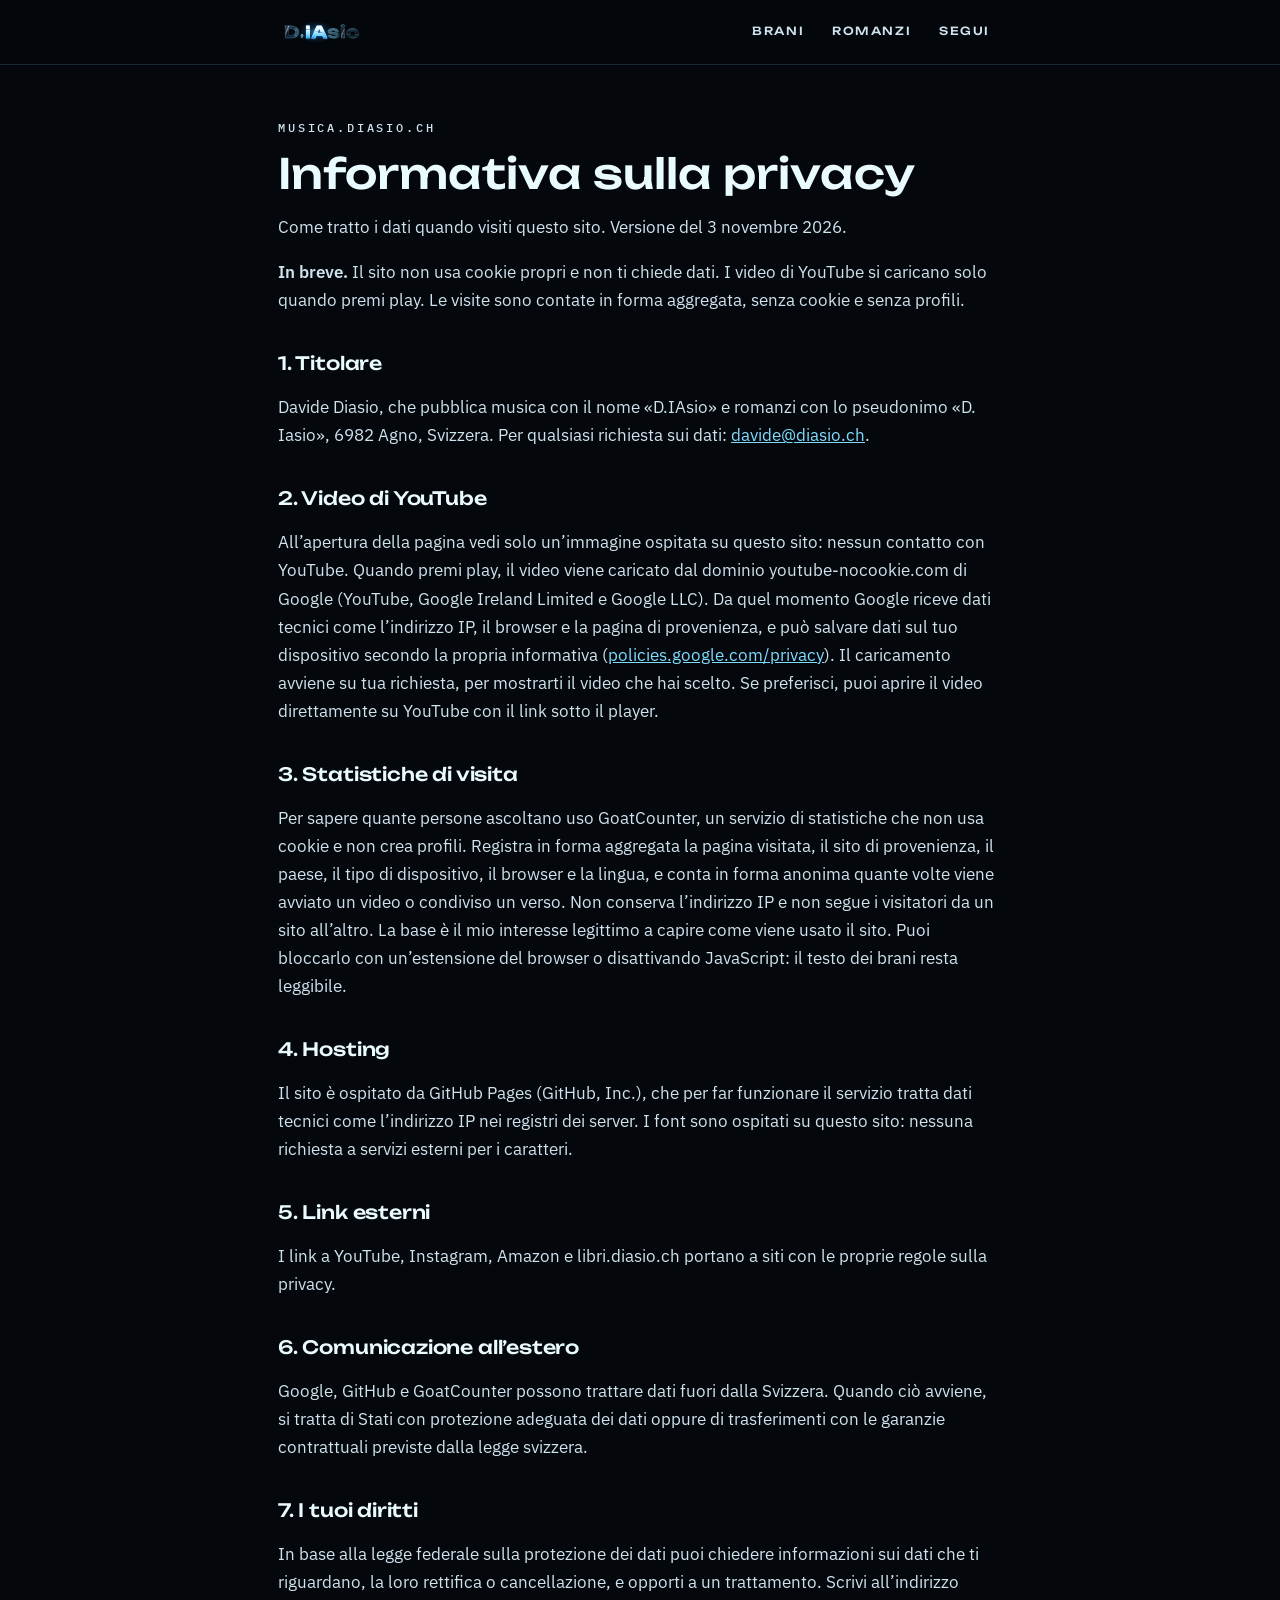
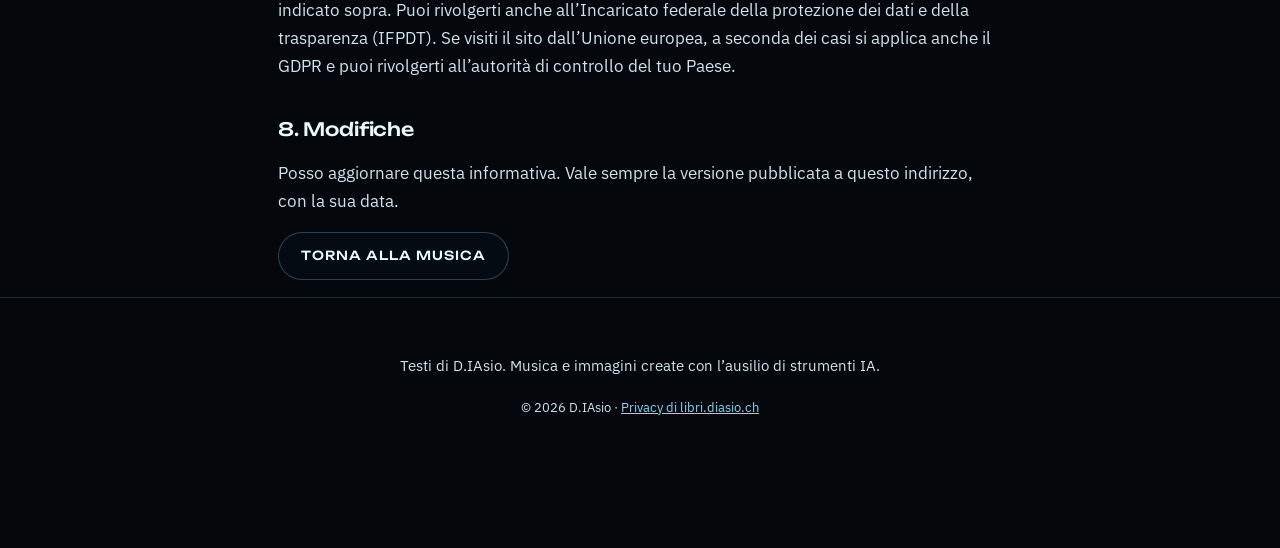
<file: privacy/index.html>
<!DOCTYPE html>
<html lang="it">
<head>
<meta charset="utf-8">
<meta name="viewport" content="width=device-width, initial-scale=1, viewport-fit=cover">
<title>Privacy · D.IAsio music</title>
<meta name="description" content="Come musica.diasio.ch tratta i dati: video di YouTube caricati solo al clic, statistiche senza cookie.">
<link rel="canonical" href="https://musica.diasio.ch/privacy/">
<meta http-equiv="Content-Security-Policy" content="default-src 'self'; img-src 'self' data:; style-src 'self' 'unsafe-inline'; script-src 'self'; font-src 'self'; base-uri 'self'; form-action 'self'">
<meta name="referrer" content="strict-origin-when-cross-origin">
<meta name="theme-color" content="#04070b">
<meta name="color-scheme" content="dark">
<link rel="icon" href="/favicon.png" type="image/png">
<link rel="stylesheet" href="/css/site.css?v=20261115a">
</head>
<body class="pagina">
<a class="skip" href="#contenuto">Vai al contenuto</a>
<header class="top scuro">
<div class="wrap">
<a class="top-logo" href="/" aria-label="D.IAsio, pagina iniziale"><img src="/img/diasio-logo.svg" width="4000" height="1198" alt=""></a>
<nav class="top-nav" aria-label="Principale"><a href="/#brani">Brani</a><a href="/#romanzi">Romanzi</a><a href="/#segui">Segui</a></nav>
</div>
</header>
<main id="contenuto">
<div class="wrap">
<p class="kicker">musica.diasio.ch</p>
<h1>Informativa sulla privacy</h1>
<p>Come tratto i dati quando visiti questo sito. Versione del 3 novembre 2026.</p>
<p><strong>In breve.</strong> Il sito non usa cookie propri e non ti chiede dati. I video di YouTube si caricano solo quando premi play. Le visite sono contate in forma aggregata, senza cookie e senza profili.</p>

<h2>1. Titolare</h2>
<p>Davide Diasio, che pubblica musica con il nome «D.IAsio» e romanzi con lo pseudonimo «D. Iasio», 6982 Agno, Svizzera. Per qualsiasi richiesta sui dati: <a href="mailto:davide@diasio.ch">davide@diasio.ch</a>.</p>

<h2>2. Video di YouTube</h2>
<p>All’apertura della pagina vedi solo un’immagine ospitata su questo sito: nessun contatto con YouTube. Quando premi play, il video viene caricato dal dominio youtube-nocookie.com di Google (YouTube, Google Ireland Limited e Google LLC). Da quel momento Google riceve dati tecnici come l’indirizzo IP, il browser e la pagina di provenienza, e può salvare dati sul tuo dispositivo secondo la propria informativa (<a href="https://policies.google.com/privacy" rel="noopener">policies.google.com/privacy</a>). Il caricamento avviene su tua richiesta, per mostrarti il video che hai scelto. Se preferisci, puoi aprire il video direttamente su YouTube con il link sotto il player.</p>

<h2>3. Statistiche di visita</h2>
<p>Per sapere quante persone ascoltano uso GoatCounter, un servizio di statistiche che non usa cookie e non crea profili. Registra in forma aggregata la pagina visitata, il sito di provenienza, il paese, il tipo di dispositivo, il browser e la lingua, e conta in forma anonima quante volte viene avviato un video o condiviso un verso. Non conserva l’indirizzo IP e non segue i visitatori da un sito all’altro. La base è il mio interesse legittimo a capire come viene usato il sito. Puoi bloccarlo con un’estensione del browser o disattivando JavaScript: il testo dei brani resta leggibile.</p>

<h2>4. Hosting</h2>
<p>Il sito è ospitato da GitHub Pages (GitHub, Inc.), che per far funzionare il servizio tratta dati tecnici come l’indirizzo IP nei registri dei server. I font sono ospitati su questo sito: nessuna richiesta a servizi esterni per i caratteri.</p>

<h2>5. Link esterni</h2>
<p>I link a YouTube, Instagram, Amazon e libri.diasio.ch portano a siti con le proprie regole sulla privacy.</p>

<h2>6. Comunicazione all’estero</h2>
<p>Google, GitHub e GoatCounter possono trattare dati fuori dalla Svizzera. Quando ciò avviene, si tratta di Stati con protezione adeguata dei dati oppure di trasferimenti con le garanzie contrattuali previste dalla legge svizzera.</p>

<h2>7. I tuoi diritti</h2>
<p>In base alla legge federale sulla protezione dei dati puoi chiedere informazioni sui dati che ti riguardano, la loro rettifica o cancellazione, e opporti a un trattamento. Scrivi all’indirizzo indicato sopra. Puoi rivolgerti anche all’Incaricato federale della protezione dei dati e della trasparenza (IFPDT). Se visiti il sito dall’Unione europea, a seconda dei casi si applica anche il GDPR e puoi rivolgerti all’autorità di controllo del tuo Paese.</p>

<h2>8. Modifiche</h2>
<p>Posso aggiornare questa informativa. Vale sempre la versione pubblicata a questo indirizzo, con la sua data.</p>
<p><a class="btn" href="/">Torna alla musica</a></p>
</div>
</main>
<footer class="piede">
<div class="wrap">
<p class="piede-ia">Testi di D.IAsio. Musica e immagini create con l’ausilio di strumenti IA.</p>
<p class="piede-c">© 2026 D.IAsio · <a href="https://libri.diasio.ch/privacy/" rel="noopener">Privacy di libri.diasio.ch</a></p>
</div>
</footer>
</body>
</html>
</file>
<file: css/site.css>
/* musica.diasio.ch · D.IAsio
   Colori del marchio: nero #04070B, azzurro ghiaccio #7FDCFF, azzurro profondo #1E9BFF, bianco ghiaccio #E9FBFF */

@font-face{font-family:"Unbounded";font-weight:300;font-display:swap;src:url(/fonts/unbounded-latin-300-normal.woff2) format("woff2")}
@font-face{font-family:"Unbounded";font-weight:500;font-display:swap;src:url(/fonts/unbounded-latin-500-normal.woff2) format("woff2")}
@font-face{font-family:"Unbounded";font-weight:700;font-display:swap;src:url(/fonts/unbounded-latin-700-normal.woff2) format("woff2")}
@font-face{font-family:"Plex";font-weight:400;font-display:swap;src:url(/fonts/ibm-plex-sans-latin-400-normal.woff2) format("woff2")}
@font-face{font-family:"Plex";font-weight:400;font-style:italic;font-display:swap;src:url(/fonts/ibm-plex-sans-latin-400-italic.woff2) format("woff2")}
@font-face{font-family:"Plex";font-weight:600;font-display:swap;src:url(/fonts/ibm-plex-sans-latin-600-normal.woff2) format("woff2")}
@font-face{font-family:"Plex Mono";font-weight:400;font-display:swap;src:url(/fonts/ibm-plex-mono-latin-400-normal.woff2) format("woff2")}
@font-face{font-family:"Plex Mono";font-weight:500;font-display:swap;src:url(/fonts/ibm-plex-mono-latin-500-normal.woff2) format("woff2")}
@font-face{font-family:"Cormorant";font-weight:500;font-style:italic;font-display:swap;src:url(/fonts/cormorant-garamond-latin-500-italic.woff2) format("woff2")}
@font-face{font-family:"Cormorant";font-weight:600;font-style:italic;font-display:swap;src:url(/fonts/cormorant-garamond-latin-600-italic.woff2) format("woff2")}
@font-face{font-family:"Cormorant";font-weight:500;font-display:swap;src:url(/fonts/cormorant-garamond-latin-500-normal.woff2) format("woff2")}
@font-face{font-family:"Cormorant";font-weight:600;font-display:swap;src:url(/fonts/cormorant-garamond-latin-600-normal.woff2) format("woff2")}
@font-face{font-family:"Oswald";font-weight:300;font-display:swap;src:url(/fonts/oswald-latin-300-normal.woff2) format("woff2")}
@font-face{font-family:"Oswald";font-weight:500;font-display:swap;src:url(/fonts/oswald-latin-500-normal.woff2) format("woff2")}
@font-face{font-family:"Anton";font-weight:400;font-display:swap;src:url(/fonts/anton-latin-400-normal.woff2) format("woff2")}
@font-face{font-family:"Fraktur";font-weight:400;font-display:swap;src:url(/fonts/unifrakturmaguntia-latin-400-normal.woff2) format("woff2")}

:root{
  color-scheme:dark;
  --ink:#04070b;--ink-2:#08101a;--panel:rgba(14,26,38,.62);--panel-solid:#0b1520;
  --ice:#7fdcff;--deep:#1e9bff;--snow:#e9fbff;--text:#cfe3ee;--mute:#8aa2b3;--faint:#71899a;
  --line:rgba(127,220,255,.16);--line-2:rgba(127,220,255,.28);
  --acc:var(--ice);--acc-2:var(--deep);--glow:rgba(127,220,255,.35);
  --display:"Unbounded",system-ui,sans-serif;--body:"Plex",system-ui,-apple-system,"Segoe UI",sans-serif;
  --mono:"Plex Mono",ui-monospace,Menlo,Consolas,monospace;--serif:"Cormorant",Georgia,serif;
  --r:16px;--wrap:1180px;--pad:28px;
}
*,*::before,*::after{box-sizing:border-box}
html{scroll-behavior:smooth;-webkit-text-size-adjust:100%;scroll-padding-top:72px}
body{margin:0;background:var(--ink);color:var(--text);font:400 17px/1.65 var(--body);overflow-x:hidden;-webkit-font-smoothing:antialiased}
img,svg{display:block;max-width:100%}
a{color:var(--ice)}
button{font:inherit;color:inherit}
:focus-visible{outline:2px solid var(--ice);outline-offset:3px;border-radius:6px}
.wrap{width:100%;max-width:var(--wrap);margin:0 auto;padding:0 var(--pad)}
.sr{position:absolute;width:1px;height:1px;overflow:hidden;clip:rect(0 0 0 0);white-space:nowrap}
.skip{position:absolute;left:12px;top:-60px;z-index:50;background:var(--snow);color:var(--ink);padding:10px 14px;border-radius:8px;text-decoration:none;font-weight:600}
.skip:focus{top:12px}
h1,h2,h3{margin:0;font-weight:500;line-height:1.1;color:var(--snow)}
h2{font:500 clamp(1.7rem,3.6vw,2.7rem)/1.08 var(--display);letter-spacing:-.01em}
.kicker{font:500 .74rem/1.4 var(--mono);letter-spacing:.24em;text-transform:uppercase;color:var(--acc);margin:0 0 14px}
.lead{font-size:1.12rem;color:var(--text);max-width:62ch;margin:18px 0 0}

/* Pulsanti */
.btn-row{display:flex;flex-wrap:wrap;gap:12px;margin-top:30px}
.btn{display:inline-flex;align-items:center;justify-content:center;gap:10px;min-height:48px;padding:12px 22px;border:1px solid var(--line-2);border-radius:999px;background:rgba(8,16,26,.55);color:var(--snow);text-decoration:none;font:500 .78rem/1.2 var(--display);letter-spacing:.08em;text-transform:uppercase;cursor:pointer;backdrop-filter:blur(8px);-webkit-backdrop-filter:blur(8px);transition:transform .2s,border-color .2s,background .2s,box-shadow .2s;touch-action:manipulation}
.btn.primario{background:linear-gradient(180deg,#bff0ff,var(--ice) 45%,#3fb6f5);color:#03121d;border-color:transparent;box-shadow:0 0 0 1px rgba(255,255,255,.25) inset,0 10px 40px -8px rgba(127,220,255,.55)}
.btn.piccolo{min-height:40px;padding:8px 16px;font-size:.66rem}
@media (hover:hover){.btn:hover{transform:translateY(-2px);border-color:var(--acc);box-shadow:0 10px 30px -10px var(--glow)}}
.btn[aria-pressed="false"]{color:var(--mute);border-style:dashed}

/* Testata */
.top{position:fixed;inset:0 0 auto;z-index:20;transition:background .3s,border-color .3s,backdrop-filter .3s;border-bottom:1px solid transparent}
.top.scuro{background:rgba(4,7,11,.78);backdrop-filter:blur(14px) saturate(1.2);-webkit-backdrop-filter:blur(14px) saturate(1.2);border-bottom-color:var(--line)}
.top .wrap{display:flex;align-items:center;justify-content:space-between;min-height:64px}
.top-logo img{height:26px;width:auto}
.top-logo{opacity:0;transform:translateY(-6px);transition:opacity .4s,transform .4s;pointer-events:none}
.top.scuro .top-logo{opacity:1;transform:none;pointer-events:auto}
.top-nav{display:flex;gap:4px}
.top-nav a{color:var(--text);text-decoration:none;font:500 .7rem/1 var(--display);letter-spacing:.14em;text-transform:uppercase;padding:14px 12px;border-radius:999px;transition:color .2s,background .2s}
@media (hover:hover){.top-nav a:hover{color:var(--snow);background:rgba(127,220,255,.08)}}

/* Hero: la spirale gira lenta sotto il marchio */
.hero{position:relative;min-height:100vh;min-height:100svh;display:flex;align-items:center;overflow:hidden;isolation:isolate;padding:110px 0 120px;background:radial-gradient(ellipse at 50% 46%,#0b1d2b 0%,var(--ink) 62%)}
.disco{position:absolute;left:50%;top:46%;width:min(150vmax,1700px);aspect-ratio:1;translate:-50% -50%;z-index:-2;pointer-events:none}
.disco img{width:100%;height:100%;border-radius:50%;opacity:.62;-webkit-mask:radial-gradient(circle,#000 22%,rgba(0,0,0,.75) 44%,transparent 68%);mask:radial-gradient(circle,#000 22%,rgba(0,0,0,.75) 44%,transparent 68%);transform:rotate(calc(var(--sp,0) * 40deg)) scale(calc(1 + var(--sp,0) * .25))}
.hero-vel{position:absolute;inset:0;z-index:-1;background:radial-gradient(ellipse at 50% 42%,rgba(4,7,11,.15) 0%,rgba(4,7,11,.55) 48%,var(--ink) 92%),linear-gradient(180deg,rgba(4,7,11,.7),transparent 30%,transparent 70%,var(--ink))}
.hero-in{text-align:center;display:flex;flex-direction:column;align-items:center}
.hero-k{color:var(--ice);opacity:.9}
.hero-logo{width:min(900px,92vw);margin:6px auto 0}
.hero-logo img{width:100%;height:auto;filter:drop-shadow(0 0 40px rgba(30,155,255,.25))}
.hero-tag{font:300 clamp(.78rem,1.6vw,1rem)/1 var(--display);letter-spacing:.62em;text-transform:uppercase;color:var(--ice);margin:6px 0 0;padding-left:.62em}
.hero-lead{max-width:640px;margin:28px auto 0;color:var(--text);font-size:1.08rem;text-shadow:0 2px 18px var(--ink)}
.hero .btn-row{justify-content:center}
.giu{white-space:nowrap;text-align:center;position:absolute;left:50%;bottom:22px;translate:-50% 0;display:flex;flex-direction:column;align-items:center;gap:4px;color:var(--mute);text-decoration:none;font:400 .66rem/1 var(--mono);letter-spacing:.24em;text-transform:uppercase;padding:10px}
.giu svg{width:22px;height:22px;fill:none;stroke:currentColor;stroke-width:1.6}
@media (prefers-reduced-motion:no-preference){
  .disco img{animation:gira 240s linear infinite}
  @keyframes gira{to{rotate:360deg}}
  .hero-logo{animation:emergi 1.8s cubic-bezier(.2,.7,.2,1) both}
  @keyframes emergi{from{opacity:0;filter:blur(14px);transform:scale(.96)}}
  .hero-k,.hero-tag,.hero-lead,.hero .btn-row{animation:sali 1.2s cubic-bezier(.2,.7,.2,1) both}
  .hero-tag{animation-delay:.5s}.hero-lead{animation-delay:.7s}.hero .btn-row{animation-delay:.9s}
  @keyframes sali{from{opacity:0;transform:translateY(16px)}}
  .giu svg{animation:respira 2.6s ease-in-out infinite}
  @keyframes respira{50%{transform:translateY(5px);opacity:.5}}
  .js .rv{opacity:0;translate:0 28px;transition:opacity 1s cubic-bezier(.2,.7,.2,1) var(--d,0s),translate 1s cubic-bezier(.2,.7,.2,1) var(--d,0s)}
  .js .rv.in{opacity:1;translate:0 0}
}

/* Sala d'ascolto */
.sala{padding:120px 0 40px;position:relative}
.sala-intro{margin-bottom:30px}
.brano{position:relative;padding:90px 0 110px;isolation:isolate;--e:0;--h:0}
.t-archivio{--acc:#ffb066;--acc-2:#ff6a2b;--glow:rgba(255,140,60,.38);--dim:rgba(255,226,196,.32);--lit:#fff4e6}
.t-spirale{--acc:#7fdcff;--acc-2:#1e9bff;--glow:rgba(127,220,255,.38);--dim:rgba(207,236,255,.32);--lit:#f3fcff}
.brano-fondo{position:absolute;inset:0;z-index:-2;background-size:cover;background-position:center 30%;opacity:calc(.13 + var(--e) * .12);filter:saturate(.9) blur(2px);-webkit-mask:linear-gradient(180deg,transparent,#000 18%,#000 70%,transparent);mask:linear-gradient(180deg,transparent,#000 18%,#000 70%,transparent);transition:opacity .25s}
.brano::before{content:"";position:absolute;inset:8% 0 auto;height:70%;z-index:-1;background:radial-gradient(ellipse at 30% 40%,var(--glow),transparent 62%);opacity:calc(.25 + var(--e) * .55 + var(--h) * .35);pointer-events:none}
.brano-fx{position:absolute;inset:0;width:100%;height:100%;z-index:-1;pointer-events:none}
.brano-head{max-width:820px;margin-bottom:38px}
.lato{font:500 .72rem/1.4 var(--mono);letter-spacing:.24em;text-transform:uppercase;color:var(--acc);margin:0 0 12px;display:flex;align-items:center;gap:12px}
.lato::before{content:"";width:34px;height:1px;background:currentColor}
.titolo{font:600 clamp(2.6rem,7vw,5.4rem)/.95 var(--serif);font-style:italic;letter-spacing:-.01em;color:var(--lit);text-shadow:0 0 50px var(--glow)}
.meta{display:flex;flex-wrap:wrap;gap:8px;list-style:none;padding:0;margin:20px 0 0}
.meta li{font:400 .74rem/1 var(--mono);letter-spacing:.08em;color:var(--text);border:1px solid var(--line);border-radius:999px;padding:8px 12px;background:rgba(4,7,11,.4)}
.concept{font-size:1.08rem;color:var(--text);max-width:66ch;margin:22px 0 0}
.brano-grid{display:grid;grid-template-columns:minmax(0,1.38fr) minmax(0,1fr);gap:34px;align-items:start}

/* Video: facciata leggera, YouTube si carica solo al clic */
.player{position:relative;aspect-ratio:16/9;border-radius:var(--r);overflow:hidden;background:#000;box-shadow:0 30px 80px -30px rgba(0,0,0,.9),0 0 0 1px var(--line),0 0 calc(30px + var(--e) * 50px) calc(var(--e) * -6px) var(--glow)}
.player iframe,.player>div{position:absolute;inset:0;width:100%;height:100%;border:0}
.facade{position:absolute;inset:0;display:block;color:var(--snow);text-decoration:none}
.facade img{width:100%;height:100%;object-fit:cover;transition:transform .8s cubic-bezier(.2,.7,.2,1),filter .4s}
.facade::after{content:"";position:absolute;inset:0;background:linear-gradient(180deg,transparent 45%,rgba(4,7,11,.85))}
.play{position:absolute;left:50%;top:50%;width:92px;height:92px;margin:-46px 0 0 -46px;border-radius:50%;display:grid;place-items:center;background:rgba(4,7,11,.45);border:1px solid rgba(255,255,255,.4);backdrop-filter:blur(10px);-webkit-backdrop-filter:blur(10px);z-index:1;box-shadow:0 0 0 0 var(--glow);transition:transform .3s,background .3s}
.play svg{width:34px;height:34px;fill:var(--snow);margin-left:5px}
.facade-lbl{position:absolute;left:18px;bottom:16px;z-index:1;font:500 .72rem/1.2 var(--mono);letter-spacing:.14em;text-transform:uppercase}
@media (hover:hover){.facade:hover img{transform:scale(1.035)}.facade:hover .play{transform:scale(1.08);background:var(--acc)}.facade:hover .play svg{fill:var(--ink)}}
@media (prefers-reduced-motion:no-preference){.play{animation:pulsa 2.8s ease-out infinite}@keyframes pulsa{0%{box-shadow:0 0 0 0 var(--glow)}70%,100%{box-shadow:0 0 0 26px transparent}}}
.player.attivo .facade{display:none}

/* Mappa del brano */
.mappa{position:relative;height:74px;margin-top:22px;cursor:pointer;touch-action:none;border-radius:10px}
.mappa svg{width:100%;height:100%}
.onda{fill:rgba(207,236,255,.13)}
.t-archivio .onda{fill:rgba(255,226,196,.13)}
.onda.fatta{fill:var(--acc);clip-path:inset(0 calc(100% - var(--p,0%)) 0 0);filter:drop-shadow(0 0 6px var(--glow))}
.punti{position:absolute;inset:auto 0 -6px;height:4px}
.punti i{position:absolute;top:0;width:2px;height:4px;background:var(--acc);opacity:.45;border-radius:1px}
.testa{position:absolute;top:-6px;bottom:-6px;left:var(--p,0%);width:2px;margin-left:-1px;background:var(--snow);box-shadow:0 0 12px var(--acc);opacity:0;transition:opacity .3s}
.brano.vivo .testa,.mappa:hover .testa,.mappa:focus-visible .testa{opacity:1}
.mappa-hover{position:absolute;top:-30px;transform:translateX(-50%);font:500 .7rem/1 var(--mono);background:var(--snow);color:var(--ink);padding:5px 7px;border-radius:6px;pointer-events:none;white-space:nowrap;opacity:0;transition:opacity .15s}
.mappa:hover .mappa-hover{opacity:1}
.mappa-sotto{display:flex;align-items:flex-start;gap:16px;margin-top:14px}
.mappa{margin-bottom:0}
.mappa-sotto{position:relative;align-items:center;justify-content:space-between}
.tacche{position:absolute;left:0;right:0;top:-14px;height:10px;list-style:none;margin:0;padding:0;pointer-events:none}
.tacche li{position:absolute;top:0;width:1px;height:10px;background:var(--line-2);transition:background .3s,height .3s}
.tacche li.qui{background:var(--acc);height:14px;top:-2px;box-shadow:0 0 8px var(--glow)}
.sez-ora{font:500 .7rem/1 var(--mono);letter-spacing:.2em;text-transform:uppercase;color:var(--acc)}
.mappa-sotto .ora{font:500 .74rem/1 var(--mono);color:var(--mute);white-space:nowrap;padding-top:2px}
.ora-t{color:var(--snow)}
.legenda{display:flex;flex-wrap:wrap;gap:6px 16px;list-style:none;padding:0;margin:20px 0 0;font:400 .7rem/1.2 var(--mono);letter-spacing:.08em;text-transform:uppercase;color:var(--mute)}
.legenda li{display:flex;align-items:center;gap:7px}
.legenda i{width:9px;height:9px;border-radius:50%;background:var(--c,var(--snow))}
.azioni{display:flex;flex-wrap:wrap;gap:10px;margin-top:22px}

/* Testo vivo */
.testo{position:relative;background:linear-gradient(180deg,rgba(14,26,38,.72),rgba(8,14,22,.72));border:1px solid var(--line);border-radius:var(--r);backdrop-filter:blur(14px);-webkit-backdrop-filter:blur(14px);overflow:hidden}
.testo-head{display:flex;justify-content:space-between;gap:12px;margin:0;padding:16px 20px;border-bottom:1px solid var(--line);font:500 .7rem/1 var(--mono);letter-spacing:.2em;text-transform:uppercase;color:var(--acc)}
.testo-firma{color:var(--faint);letter-spacing:.12em}
.testo-scroll{height:min(64vh,620px);overflow-y:auto;padding:18px 12px 46vh 10px;scroll-behavior:smooth;overscroll-behavior:contain;-webkit-mask:linear-gradient(180deg,transparent,#000 40px,#000 calc(100% - 70px),transparent);mask:linear-gradient(180deg,transparent,#000 40px,#000 calc(100% - 70px),transparent);scrollbar-width:thin;scrollbar-color:var(--line-2) transparent}
.sez{display:flex;align-items:baseline;gap:10px;margin:26px 10px 8px;font:500 .66rem/1 var(--mono);letter-spacing:.22em;text-transform:uppercase;color:var(--faint)}
.sez:first-child{margin-top:4px}
.sez::after{content:"";flex:1;height:1px;background:var(--line);align-self:center}
.sez-t{order:2;color:var(--faint);letter-spacing:.06em}
.sez.qui .sez-n{color:var(--acc)}
.nota{margin:0 10px 10px;font:italic 400 .9rem/1.5 var(--body);color:var(--mute)}
.nota::before{content:"♪ ";color:var(--acc);font-style:normal}
.riga{position:relative;display:flex;align-items:flex-start;border-radius:10px;transition:background .3s}
.r-btn{flex:1;display:block;text-align:left;background:none;border:0;padding:7px 10px 7px 52px;cursor:pointer;position:relative;border-radius:10px;font-size:1.08rem;line-height:1.38;color:var(--dim)}
.r-t{position:absolute;left:10px;top:11px;font:400 .66rem/1 var(--mono);color:var(--faint);letter-spacing:.04em}
.cond{flex:none;width:40px;height:40px;margin:3px 2px 0 0;display:grid;place-items:center;background:none;border:0;border-radius:50%;cursor:pointer;color:var(--mute);opacity:0;transition:opacity .2s,background .2s,color .2s}
.cond svg{width:16px;height:16px;fill:none;stroke:currentColor;stroke-width:1.8;stroke-linecap:round;stroke-linejoin:round}
.riga:hover .cond,.riga:focus-within .cond,.riga.on .cond,.riga.scelta .cond{opacity:1}
@media (hover:none){.cond{opacity:.55}}
@media (hover:hover){.r-btn:hover{background:rgba(127,220,255,.06)}.cond:hover{background:rgba(127,220,255,.1);color:var(--snow)}}
.w{background-image:linear-gradient(90deg,var(--wc,var(--lit)) var(--p,0%),var(--dim) var(--p,0%));-webkit-background-clip:text;background-clip:text;color:transparent;transition:text-shadow .3s}
.w.sung{--p:100%}
.riga.on .r-btn{color:var(--snow)}
.riga.on{background:rgba(127,220,255,.06)}
.t-archivio .riga.on{background:rgba(255,176,102,.07)}
.riga.on .w.sung,.riga.on .w.now{text-shadow:0 0 18px var(--glow)}
.riga.on .r-t{color:var(--acc)}
.riga.scelta{background:rgba(127,220,255,.1);box-shadow:inset 3px 0 0 var(--acc)}
.brano:not(.vivo) .w{--p:100%;--wc:var(--text)}
.brano:not(.vivo) .r-btn{color:var(--text)}

/* Stili delle voci (come nel video) */
.v-rap .r-btn{font-family:"Oswald",var(--body);font-weight:300;font-size:1.18rem;letter-spacing:.01em}
.v-rap{--c:#f2f6f8}
.v-scream .r-btn{font-family:"Anton",var(--body);font-size:1.32rem;letter-spacing:.03em;text-transform:uppercase;line-height:1.18}
.v-scream{--c:#ff4545;--wc:#ff5a5a}
.v-growl .r-btn{font-family:"Fraktur",var(--serif);font-size:1.42rem;line-height:1.25}
.v-growl{--c:#e23b3b;--wc:#ff6a5a}
.v-sussurro .r-btn{font-family:var(--serif);font-style:italic;font-weight:500;font-size:1.32rem;letter-spacing:.01em}
.v-sussurro{--c:#fac87f;--wc:#ffd59a}
.v-pulita .r-btn,.v-falsetto .r-btn,.v-coro .r-btn{font-family:var(--serif);font-style:italic;font-weight:500;font-size:1.36rem;line-height:1.25}
.v-pulita{--c:#d2eeff;--wc:#e6f7ff}
.v-falsetto{--c:#f4fbff;--wc:#ffffff}
.v-falsetto .r-btn{font-size:1.46rem}
.t-archivio .v-coro{--c:#ffe1b8;--wc:#fff0da}
.t-archivio .v-falsetto{--c:#fff6ea;--wc:#ffffff}
.v-ragazzo .r-btn{font-family:"Oswald",var(--body);font-weight:300;font-size:1.12rem;letter-spacing:.03em}
.v-ragazzo{--c:#9ff0b8;--wc:#b8ffcb}
.v-outro .r-btn{font-family:var(--serif);font-weight:600;font-size:1.22rem;letter-spacing:.14em;text-transform:uppercase;line-height:1.35}
.v-outro{--c:#e8d9c4;--wc:#fff3df}
.legenda .v-rap i{background:#f2f6f8}

/* Romanzi */
.romanzi{padding:110px 0;background:linear-gradient(180deg,transparent,rgba(127,220,255,.03) 40%,transparent)}
.romanzi-intro{max-width:760px;margin-bottom:44px}
.libri{display:grid;grid-template-columns:repeat(4,minmax(0,1fr));gap:26px}
.libro{display:flex;flex-direction:column;gap:6px;text-decoration:none;color:var(--text);padding:18px;border:1px solid var(--line);border-radius:var(--r);background:var(--panel);transition:transform .3s,border-color .3s,box-shadow .3s}
.libro img{width:100%;max-width:170px;height:auto;margin:0 auto 14px;border-radius:5px;box-shadow:0 22px 40px -14px rgba(0,0,0,.9),0 0 0 1px rgba(255,255,255,.06);transition:transform .4s cubic-bezier(.2,.7,.2,1)}
.libro-g{font:500 .64rem/1.3 var(--mono);letter-spacing:.2em;text-transform:uppercase;color:var(--ice)}
.libro-t{font:500 1rem/1.2 var(--display);color:var(--snow)}
.libro-d{font-size:.93rem;color:var(--mute);line-height:1.5}
@media (hover:hover){.libro:hover{transform:translateY(-5px);border-color:var(--line-2);box-shadow:0 20px 50px -20px var(--glow)}.libro:hover img{transform:rotate(-2deg) scale(1.03)}}
.romanzi-cta{margin:34px 0 0}

/* Segui */
.segui{padding:40px 0 120px}
.canali{display:grid;grid-template-columns:1fr 1fr;gap:22px}
.canale{position:relative;display:grid;grid-template-columns:auto 1fr;gap:4px 18px;align-items:center;padding:30px;border-radius:20px;text-decoration:none;color:var(--text);border:1px solid var(--line);background:linear-gradient(135deg,rgba(127,220,255,.09),rgba(14,26,38,.6));overflow:hidden;transition:transform .3s,border-color .3s}
.canale.yt{background:linear-gradient(135deg,rgba(255,60,60,.13),rgba(14,26,38,.6))}
.canale.ig{background:linear-gradient(135deg,rgba(214,90,255,.12),rgba(255,160,90,.07) 60%,rgba(14,26,38,.6))}
.canale-i{grid-row:1 / span 2;width:52px;height:52px}
.yt .canale-i{fill:#ff3b3b}
.ig .canale-i{fill:none;stroke:#f1b0ff;stroke-width:1.8}.ig .canale-i .pieno{fill:#f1b0ff;stroke:none}
.canale-n{font:500 .66rem/1 var(--mono);letter-spacing:.24em;text-transform:uppercase;color:var(--mute)}
.canale-h{font:500 clamp(1.1rem,2.4vw,1.6rem)/1.15 var(--display);color:var(--snow)}
.canale-d{grid-column:1 / -1;margin-top:14px;color:var(--text)}
.canale-cta{grid-column:1 / -1;margin-top:10px;font:500 .72rem/1 var(--display);letter-spacing:.1em;text-transform:uppercase;color:var(--snow)}
@media (hover:hover){.canale:hover{transform:translateY(-4px);border-color:var(--line-2)}}

/* Piede */
.piede{border-top:1px solid var(--line);padding:56px 0 calc(40px + env(safe-area-inset-bottom));text-align:center;color:var(--mute);font-size:.92rem}
.piede-logo{width:190px;height:auto;margin:0 auto 18px;opacity:.9}
.piede-ia{margin:0 0 18px}
.piede-nav{display:flex;flex-wrap:wrap;justify-content:center;gap:2px 6px;margin-bottom:16px}
.piede-nav a{color:var(--text);text-decoration:none;padding:10px 10px}
@media (hover:hover){.piede-nav a:hover{color:var(--snow);text-decoration:underline}}
.piede-c{margin:0;color:var(--mute);font-size:.82rem}

/* Barra d'ascolto: compare quando il video esce dallo schermo */
.barra{position:fixed;left:50%;bottom:calc(14px + env(safe-area-inset-bottom));z-index:30;width:min(640px,calc(100% - 24px));translate:-50% 0;display:grid;grid-template-columns:auto 1fr;align-items:center;gap:12px;padding:10px 16px 10px 10px;border-radius:18px;background:rgba(6,12,19,.86);border:1px solid var(--line-2);box-shadow:0 20px 60px -10px rgba(0,0,0,.8);backdrop-filter:blur(16px);-webkit-backdrop-filter:blur(16px);overflow:hidden}
.barra[hidden]{display:none}
.barra-pp{width:46px;height:46px;border-radius:50%;border:0;background:var(--acc,var(--ice));display:grid;place-items:center;cursor:pointer}
.barra-pp svg{width:20px;height:20px;fill:var(--ink)}
.barra-pp .i-play{display:none}.barra.ferma .i-play{display:block}.barra.ferma .i-pausa{display:none}
.barra-info{min-width:0;text-decoration:none;color:var(--text);display:flex;flex-direction:column}
.barra-titolo{font:500 .62rem/1.3 var(--mono);letter-spacing:.2em;text-transform:uppercase;color:var(--acc,var(--ice))}
.barra-riga{font:italic 500 1.06rem/1.3 var(--serif);color:var(--snow);white-space:nowrap;overflow:hidden;text-overflow:ellipsis}
.barra-prog{position:absolute;left:0;right:0;bottom:0;height:2px;background:rgba(255,255,255,.06)}
.barra-prog i{display:block;height:100%;width:var(--p,0%);background:var(--acc,var(--ice))}
@media (prefers-reduced-motion:no-preference){.barra{animation:sali .4s cubic-bezier(.2,.7,.2,1)}}
.avviso{position:fixed;left:50%;top:80px;translate:-50% 0;z-index:40;padding:12px 18px;border-radius:12px;background:var(--snow);color:var(--ink);font-weight:600;font-size:.92rem;box-shadow:0 14px 40px rgba(0,0,0,.5);opacity:0;pointer-events:none;transition:opacity .25s,transform .25s;transform:translateY(-8px)}
.avviso.vis{opacity:1;transform:none}

/* Pagine semplici (privacy, 404) */
.pagina{padding:120px 0 90px}
.pagina .wrap{max-width:780px}
.pagina h1{font:500 clamp(1.8rem,4vw,2.6rem)/1.1 var(--display);margin-bottom:14px}
.pagina h2{font:500 1.15rem/1.3 var(--display);margin:38px 0 10px}
.pagina p,.pagina li{color:var(--text)}
.pagina .top-logo{opacity:1;transform:none;pointer-events:auto}

/* Responsive */
@media (max-width:980px){
  .brano-grid{display:flex;flex-direction:column;gap:0}
  .stage{display:contents}
  .player{order:1}.mappa{order:2}.mappa-sotto{order:3}
  .testo{order:4;margin-top:22px}
  .legenda{order:5}.azioni{order:6}
  .testo-scroll{height:min(48vh,520px);padding-bottom:30vh}
  .libri{grid-template-columns:repeat(2,minmax(0,1fr))}
}
@media (max-width:640px){
  :root{--pad:18px}
  body{font-size:16px}
  .top .wrap{min-height:56px}
  .top-nav a{padding:13px 9px;font-size:.62rem;letter-spacing:.1em}
  .top-logo img{height:20px}
  .hero{padding:96px 0 110px}
  .disco{width:190vmax;top:42%}
  .hero-tag{letter-spacing:.42em;padding-left:.42em}
  .hero-lead{font-size:1rem}
  .btn-row{flex-direction:column;align-items:stretch;width:100%}
  .sala{padding-top:90px}
  .brano{padding:64px 0 80px}
  .play{width:72px;height:72px;margin:-36px 0 0 -36px}
  .play svg{width:28px;height:28px}
  .facade-lbl{left:12px;bottom:10px;font-size:.64rem}
  .r-btn{padding-left:12px;font-size:1.02rem}
  .r-t{display:none}
  .v-rap .r-btn{font-size:1.1rem}
  .libri{gap:14px}
  .libro{padding:14px}
  .libro-d{display:none}
  .canali{grid-template-columns:1fr}
  .canale{padding:24px}
}
@media (prefers-reduced-motion:reduce){html{scroll-behavior:auto}.testo-scroll{scroll-behavior:auto}}

/* Stati del testo durante l'ascolto */
.testo-scroll{position:relative}
.brano.vivo .riga.gia .w{--p:100%}
.brano.vivo .riga.gia .r-btn{opacity:.62}
.player.carica:not(.attivo) .play{animation:none;border-color:transparent;background:conic-gradient(var(--acc) 0 25%,rgba(4,7,11,.5) 0) border-box}
@media (prefers-reduced-motion:no-preference){.player.carica:not(.attivo) .play{animation:ruota 1s linear infinite}@keyframes ruota{to{rotate:360deg}}}
.mappa-sotto .ora{margin-left:auto}

/* ===== 14/11/2026: promo Venerdì Nero, album Quinta Muraria, singoli ===== */
:root{--oro:#d9b26a;--oro-2:#f3d79b;--rosso:#e0322b;--brace:#ff6a3d}
.hero-lead{max-width:700px}
.btn-vn{position:relative;background:linear-gradient(180deg,#1a0a0a,#090304);color:var(--oro-2);border:1px solid rgba(217,178,106,.55);box-shadow:0 0 0 1px rgba(224,50,43,.25) inset,0 14px 44px -10px rgba(224,50,43,.55)}
.btn-eclissi{width:16px;height:16px;border-radius:50%;background:#000;box-shadow:0 0 0 2px #ffd9a0,0 0 12px 3px rgba(255,120,60,.85)}
@media (hover:hover){.btn-vn:hover{border-color:var(--oro-2);box-shadow:0 0 0 1px rgba(224,50,43,.4) inset,0 16px 50px -8px rgba(224,50,43,.75)}}
.top-nav .nav-vn{color:var(--oro-2)}
@media (max-width:640px){.top-nav .nav-opz{display:none}}

/* Promo: eclissi, conto alla rovescia, loop verticale */
.promo{position:relative;isolation:isolate;overflow:hidden;padding:130px 0 120px;background:#050203}
.promo-fondo{position:absolute;inset:0;z-index:-3;background:url(/img/fondo-venerdi-nero.webp) center 35%/cover;opacity:.32;filter:saturate(.8);-webkit-mask:linear-gradient(180deg,transparent,#000 22%,#000 72%,transparent);mask:linear-gradient(180deg,transparent,#000 22%,#000 72%,transparent)}
.promo::before{content:"";position:absolute;inset:0;z-index:-2;background:radial-gradient(ellipse at 72% 45%,rgba(224,50,43,.28),transparent 55%),radial-gradient(ellipse at 20% 80%,rgba(217,178,106,.12),transparent 50%)}
.promo-eclissi{position:absolute;right:-12vmin;top:-14vmin;width:62vmin;aspect-ratio:1;border-radius:50%;z-index:-1;background:radial-gradient(circle,#000 56%,transparent 57.5%);box-shadow:0 0 70px 18px rgba(255,170,90,.38),0 0 220px 60px rgba(224,50,43,.28);opacity:.75}
.promo-in{display:grid;grid-template-columns:minmax(0,1.25fr) minmax(0,.75fr);gap:56px;align-items:center}
.promo .kicker{color:var(--oro)}
.promo-titolo{font:600 clamp(3.2rem,9vw,7.4rem)/.9 var(--serif);font-style:italic;color:#fff1dd;letter-spacing:-.015em;text-shadow:0 0 60px rgba(224,50,43,.55)}
.promo-sotto{font:300 clamp(.8rem,1.6vw,1rem)/1 var(--display);letter-spacing:.5em;text-transform:uppercase;color:var(--oro-2);margin:18px 0 0}
.promo-lead{font-size:1.14rem;color:#ead9c7;max-width:56ch;margin:26px 0 0}
.conto{margin-top:30px;padding:22px 24px;border:1px solid rgba(217,178,106,.32);border-radius:18px;background:linear-gradient(135deg,rgba(40,8,8,.65),rgba(10,4,4,.6));backdrop-filter:blur(10px);-webkit-backdrop-filter:blur(10px);max-width:560px}
.conto-quando{margin:0 0 14px;font:500 .72rem/1.4 var(--mono);letter-spacing:.2em;text-transform:uppercase;color:var(--oro)}
.conto-cifre{display:grid;grid-template-columns:repeat(4,1fr);gap:10px;list-style:none;margin:0;padding:0}
.conto-cifre li{display:flex;flex-direction:column;align-items:center;gap:6px;padding:12px 4px;border-radius:12px;background:rgba(0,0,0,.45);border:1px solid rgba(255,255,255,.06)}
.conto-cifre b{font:700 clamp(1.6rem,4vw,2.6rem)/1 var(--display);color:#fff4e4;font-variant-numeric:tabular-nums;text-shadow:0 0 22px rgba(255,120,60,.45)}
.conto-cifre span{font:400 .62rem/1 var(--mono);letter-spacing:.16em;text-transform:uppercase;color:#c9b39a}
.conto-fuori{display:none;margin:0;font:600 italic 1.6rem/1.2 var(--serif);color:#fff1dd}
.conto.uscito .conto-cifre{display:none}.conto.uscito .conto-fuori{display:block}
.promo-vetrina{position:relative;margin:0 auto;width:min(340px,80%);aspect-ratio:9/16}
.vetrina-video{position:absolute;inset:0;width:100%;height:100%;object-fit:cover;border-radius:26px;box-shadow:0 40px 90px -30px #000,0 0 0 1px rgba(217,178,106,.4),0 0 80px -10px rgba(224,50,43,.45)}
.vetrina-anello{position:absolute;inset:-18px;border-radius:38px;border:1px solid rgba(217,178,106,.22)}
.promo-vetrina figcaption{position:absolute;left:0;right:0;bottom:-40px;text-align:center;font:500 .74rem/1 var(--mono);letter-spacing:.42em;color:var(--oro)}
@media (prefers-reduced-motion:no-preference){
  .promo-eclissi{animation:corona 7s ease-in-out infinite}
  @keyframes corona{50%{box-shadow:0 0 90px 26px rgba(255,170,90,.5),0 0 260px 80px rgba(224,50,43,.36)}}
  .btn-eclissi{animation:corona-b 3s ease-in-out infinite}
  @keyframes corona-b{50%{box-shadow:0 0 0 2px #ffe7c4,0 0 18px 6px rgba(255,120,60,.95)}}
}

/* Album Quinta Muraria: teatro, oro e velluto */
.album{--acc:var(--oro);--glow:rgba(217,178,106,.3);padding-top:130px;isolation:isolate;overflow:hidden}
.album-fondo{position:absolute;inset:0 0 auto;height:900px;z-index:-1;background:url(/img/fondo-quinta.webp) center top/cover;opacity:.16;filter:blur(3px) saturate(.9);-webkit-mask:linear-gradient(180deg,transparent,#000 25%,transparent);mask:linear-gradient(180deg,transparent,#000 25%,transparent)}
.album-head{display:grid;grid-template-columns:minmax(0,.9fr) minmax(0,1.1fr);gap:60px;align-items:center;margin-bottom:70px}
.album-cover{perspective:1200px}
.album-cover img{width:100%;height:auto;border-radius:6px;box-shadow:0 50px 100px -40px #000,0 0 0 1px rgba(217,178,106,.35),0 0 120px -30px rgba(217,178,106,.4);transform:rotateY(8deg) rotateX(2deg);transition:transform 1.2s cubic-bezier(.2,.7,.2,1)}
@media (hover:hover){.album-cover:hover img{transform:none}}
.album .kicker{color:var(--oro)}
.album-titolo{font:600 clamp(2.8rem,7vw,5.6rem)/.95 var(--serif);letter-spacing:.02em;color:#fbf0dc;text-shadow:0 0 50px rgba(217,178,106,.35)}
.album .lead{color:#e6dccb}
.atti{list-style:none;padding:0;margin:30px 0 0;display:flex;flex-wrap:wrap;gap:10px}
.atti a,.atti li.atto-poi{display:flex;flex-direction:column;gap:4px;padding:14px 18px;border-radius:14px;border:1px solid rgba(217,178,106,.3);background:rgba(20,14,6,.5);text-decoration:none;color:#fbf0dc;font:600 italic 1.2rem/1.1 var(--serif);transition:border-color .2s,transform .2s}
.atti li.atto-poi{color:#bfae92;border-style:dashed}
.atto-s{font:500 .6rem/1 var(--mono);font-style:normal;letter-spacing:.2em;text-transform:uppercase;color:var(--oro)}
@media (hover:hover){.atti a:hover{border-color:var(--oro-2);transform:translateY(-3px)}}
.lead.piccolo{font-size:1rem;color:var(--mute)}
.album .sala-intro{border-top:1px solid rgba(217,178,106,.18);padding-top:34px}
.singoli{padding-top:110px;border-top:1px solid rgba(255,176,102,.14);background:linear-gradient(180deg,rgba(255,140,60,.04),transparent 30%)}
.singoli .kicker{color:#ffb066}

/* Segui: tre canali */
.segui-t{margin:0 0 34px;max-width:22ch}
.canali.tre{grid-template-columns:repeat(3,minmax(0,1fr))}
.canale.tt{background:linear-gradient(135deg,rgba(37,244,238,.1),rgba(254,44,85,.1) 60%,rgba(14,26,38,.6))}
.tt .canale-i{fill:#7ff7f2;filter:drop-shadow(2px 1px 0 rgba(254,44,85,.8))}

@media (max-width:980px){
  .promo-in,.album-head{grid-template-columns:1fr;gap:44px}
  .album-cover{max-width:460px}
  .canali.tre{grid-template-columns:1fr}
}
@media (max-width:640px){
  .promo{padding:96px 0 110px}
  .conto{padding:16px}
  .conto-cifre{gap:6px}
  .promo-eclissi{width:90vmin;right:-40vmin;top:-20vmin}
}
/* Chi è D.IAsio (15/11/2026) */
.chi{padding:110px 0 20px;position:relative}
.chi-testo{max-width:70ch;border-left:2px solid var(--line-2);padding-left:clamp(18px,3vw,34px)}
.chi-testo h2{max-width:20ch}
.chi-testo p{line-height:1.75;color:var(--text)}
.chi-testo .lead{color:var(--snow);margin-bottom:22px}
.chi-testo a{color:var(--ice);text-underline-offset:3px;text-decoration-thickness:1px}
.chi-en{margin-top:28px;border-top:1px solid var(--line);padding-top:18px}
.chi-en summary{cursor:pointer;font:500 .74rem/1.4 var(--mono);letter-spacing:.24em;text-transform:uppercase;color:var(--acc)}
.chi-en[open] summary{margin-bottom:14px}
.chi-en p{color:var(--mute)}
</file>
